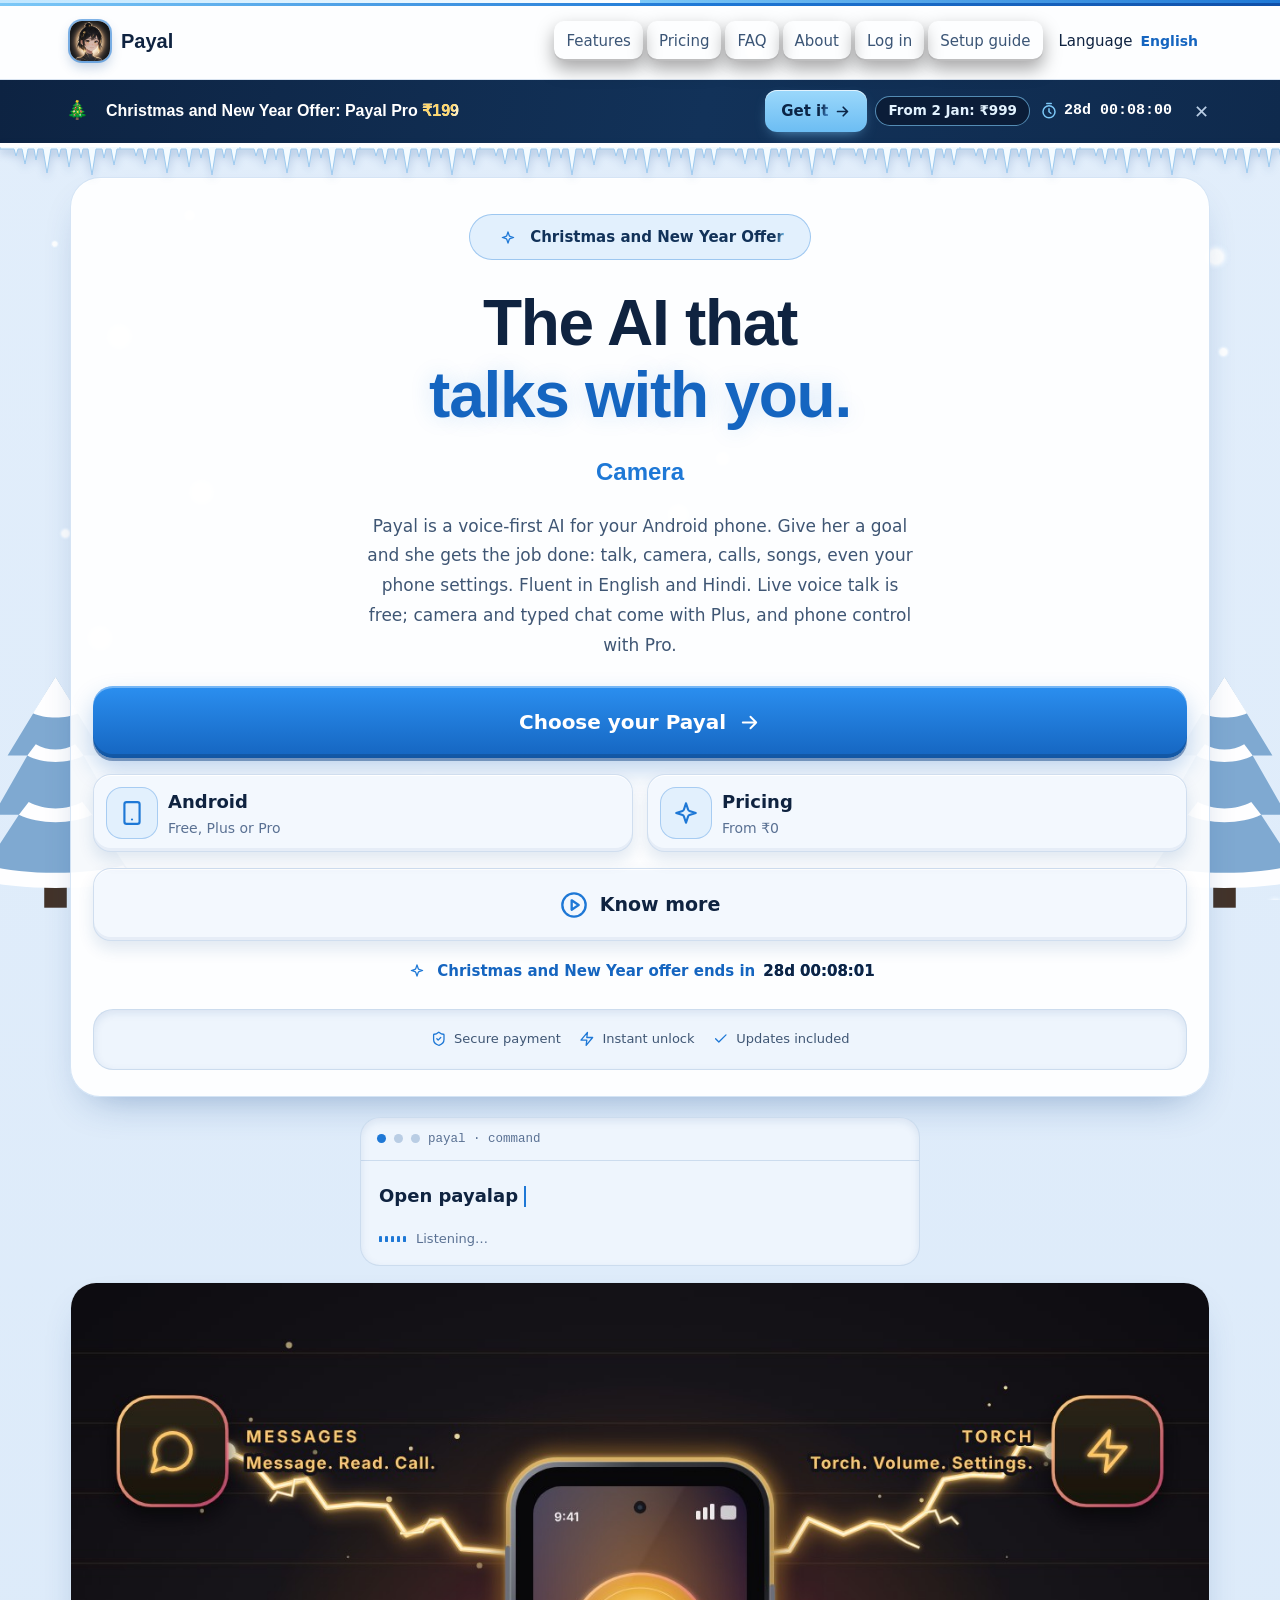
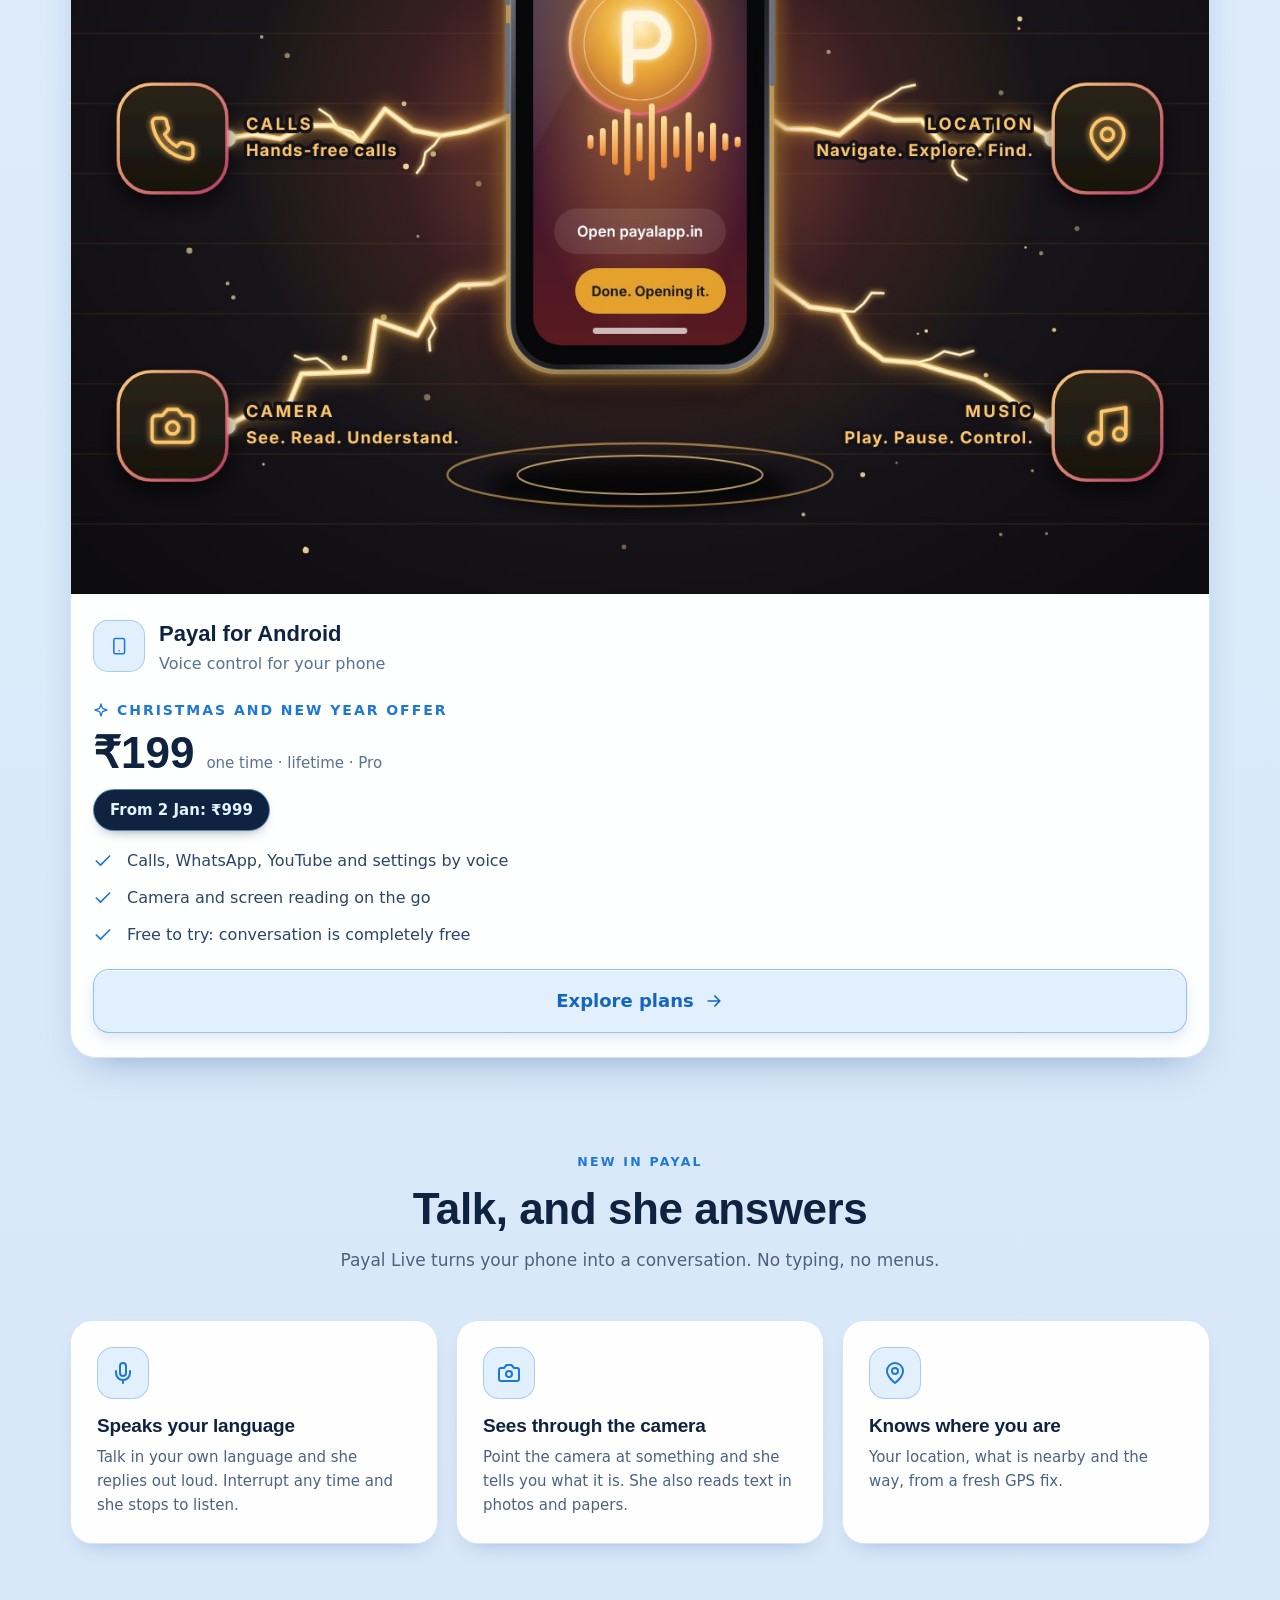
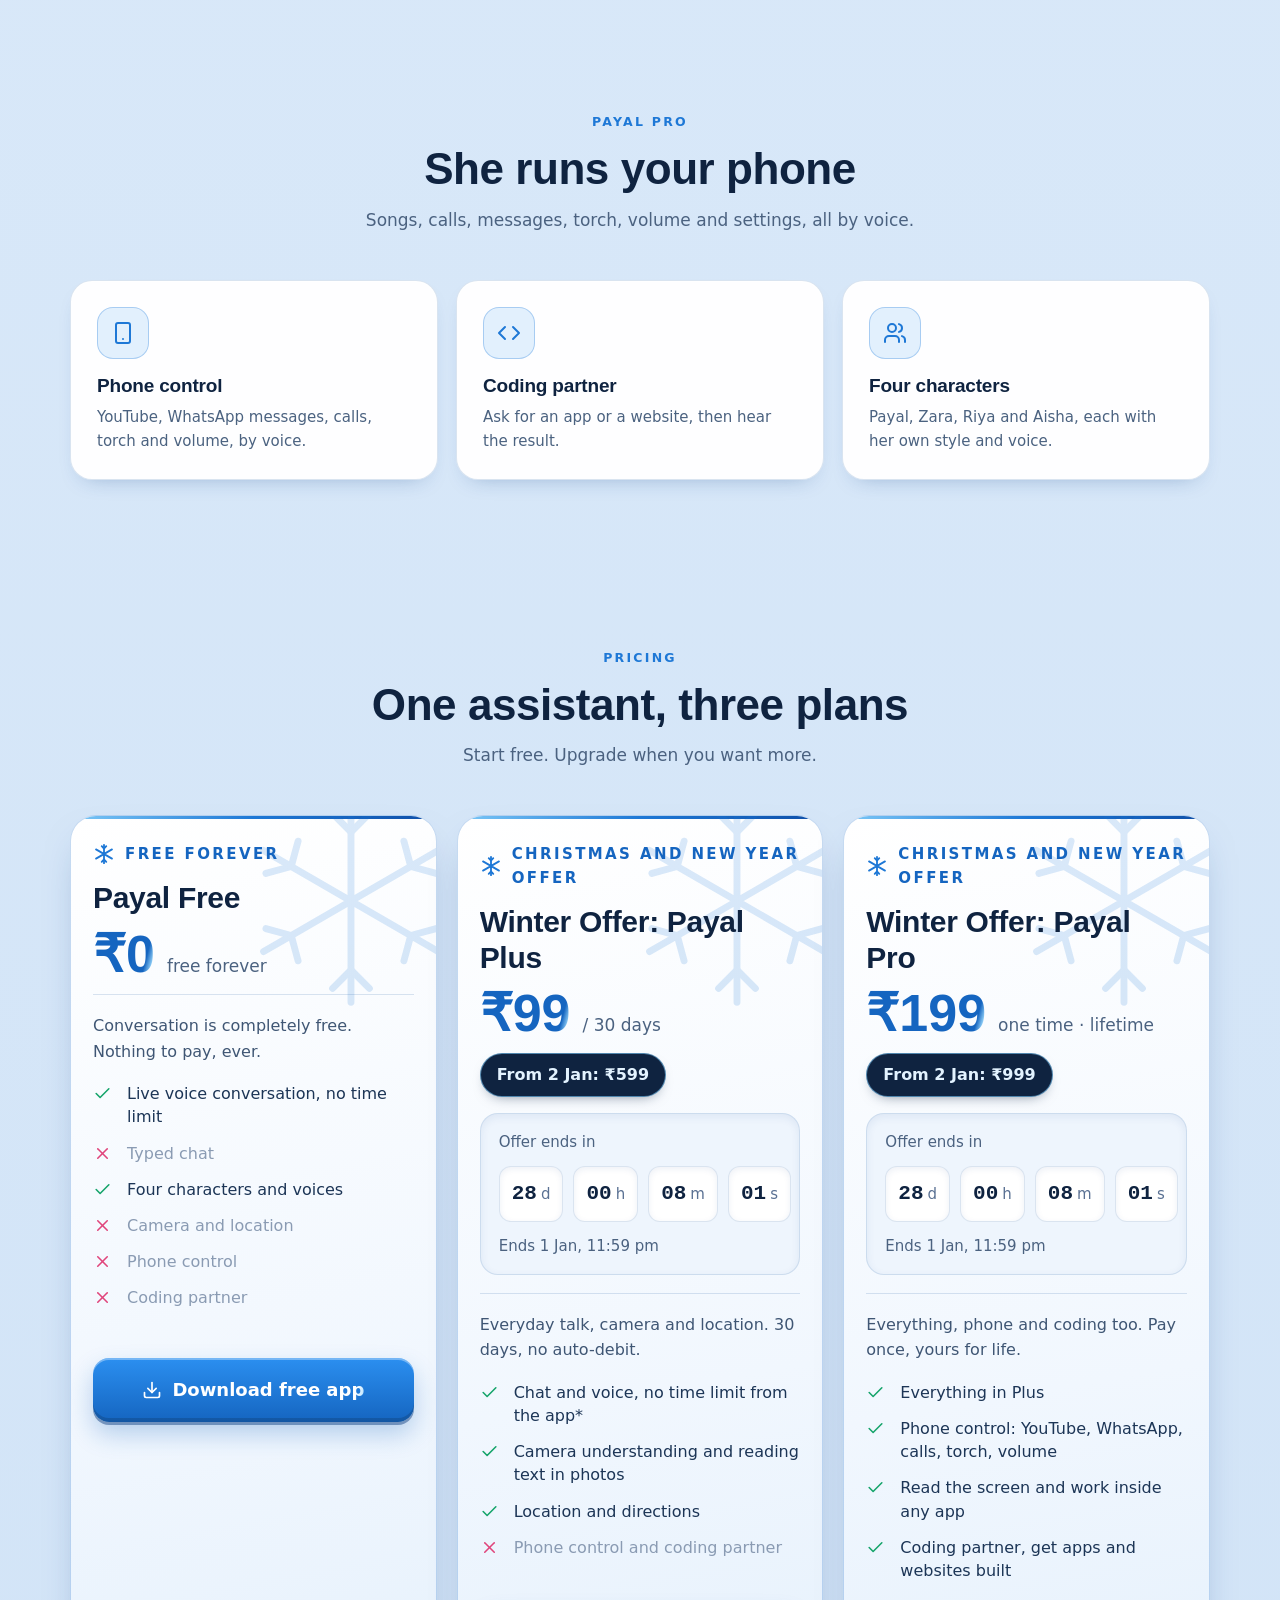
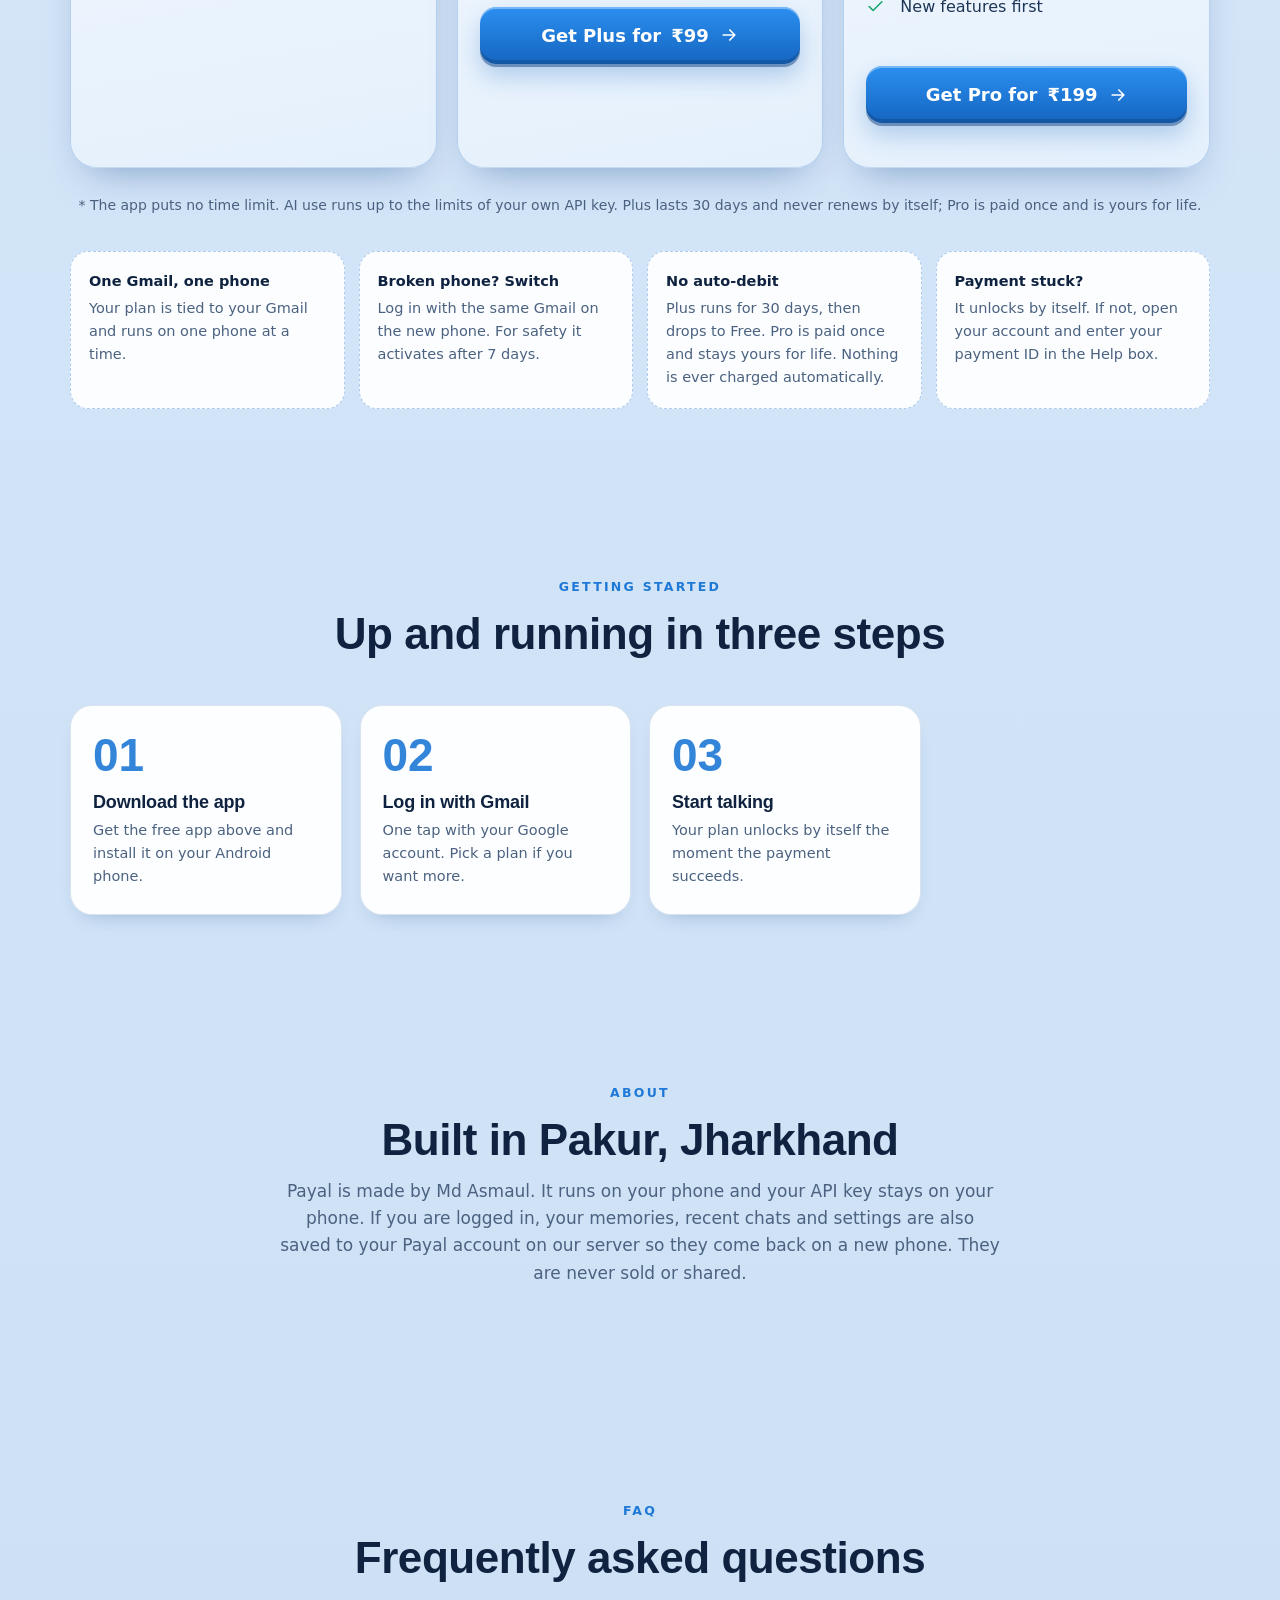
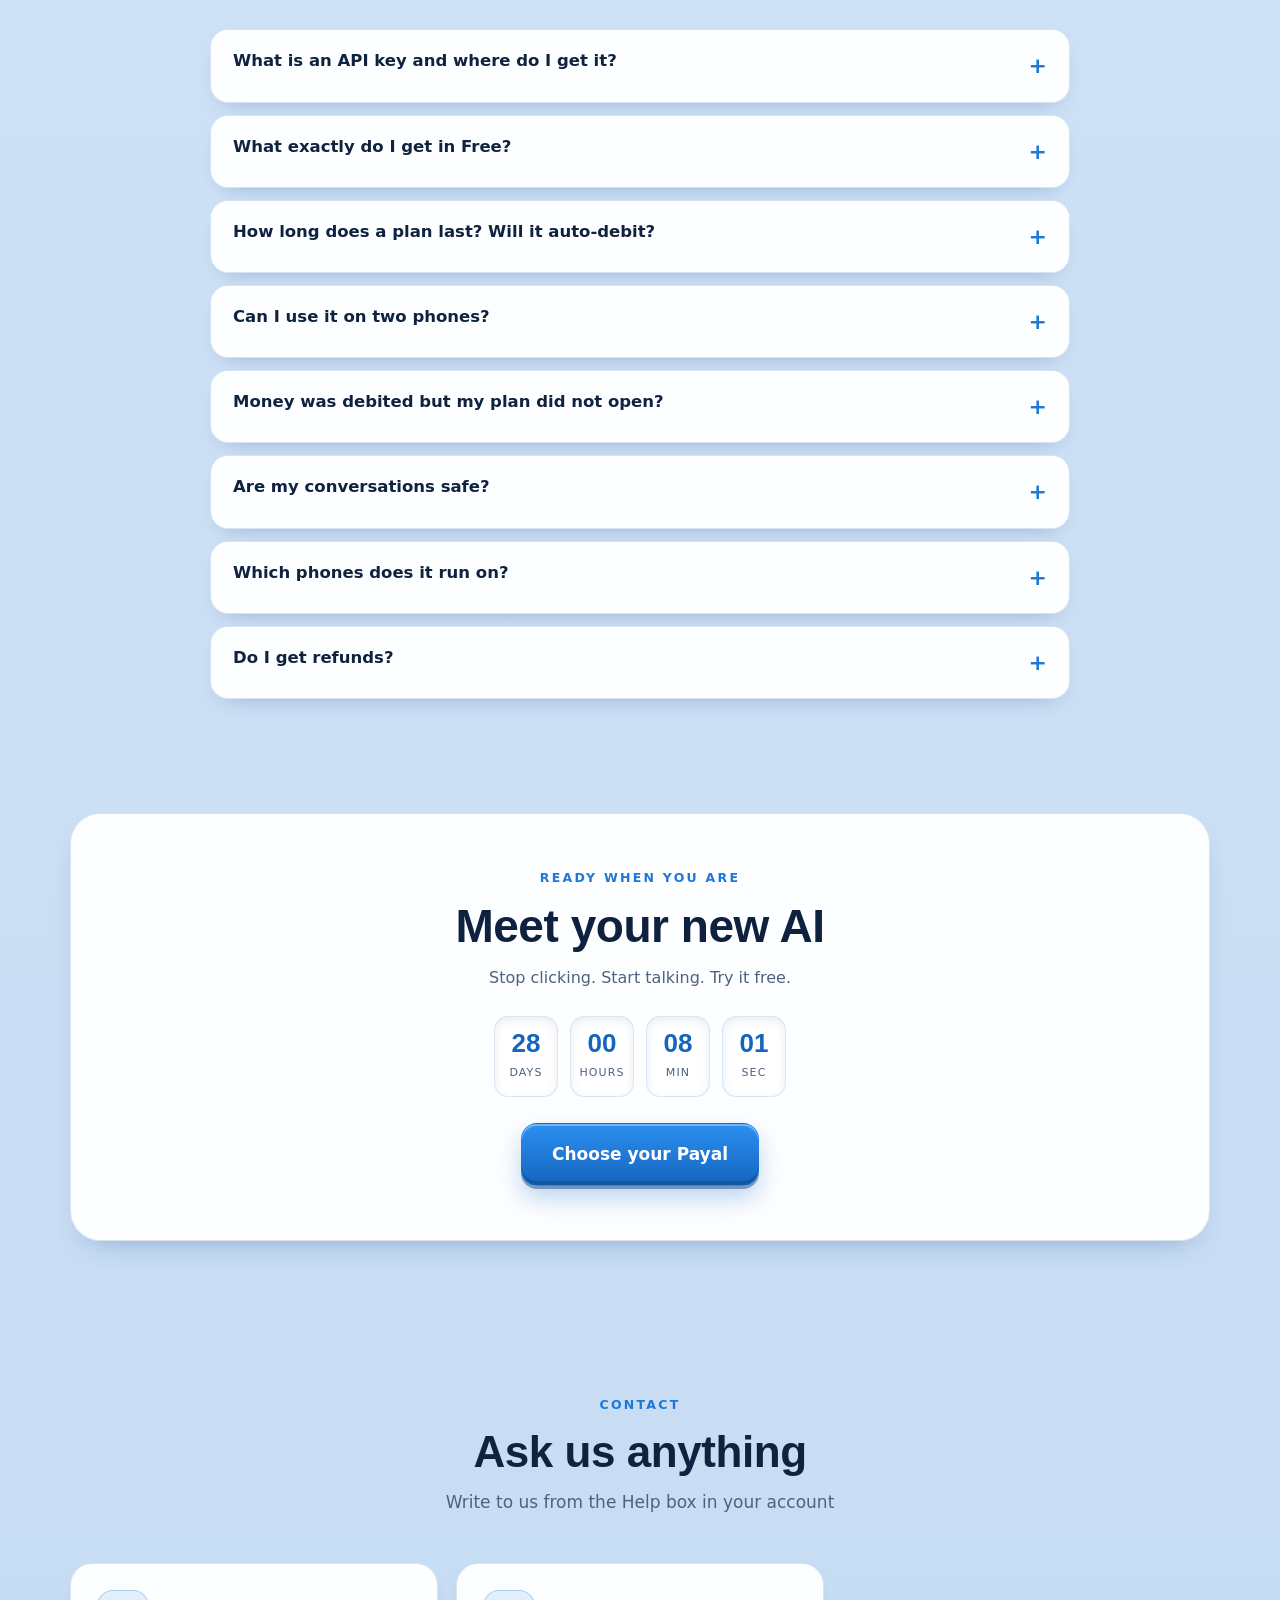
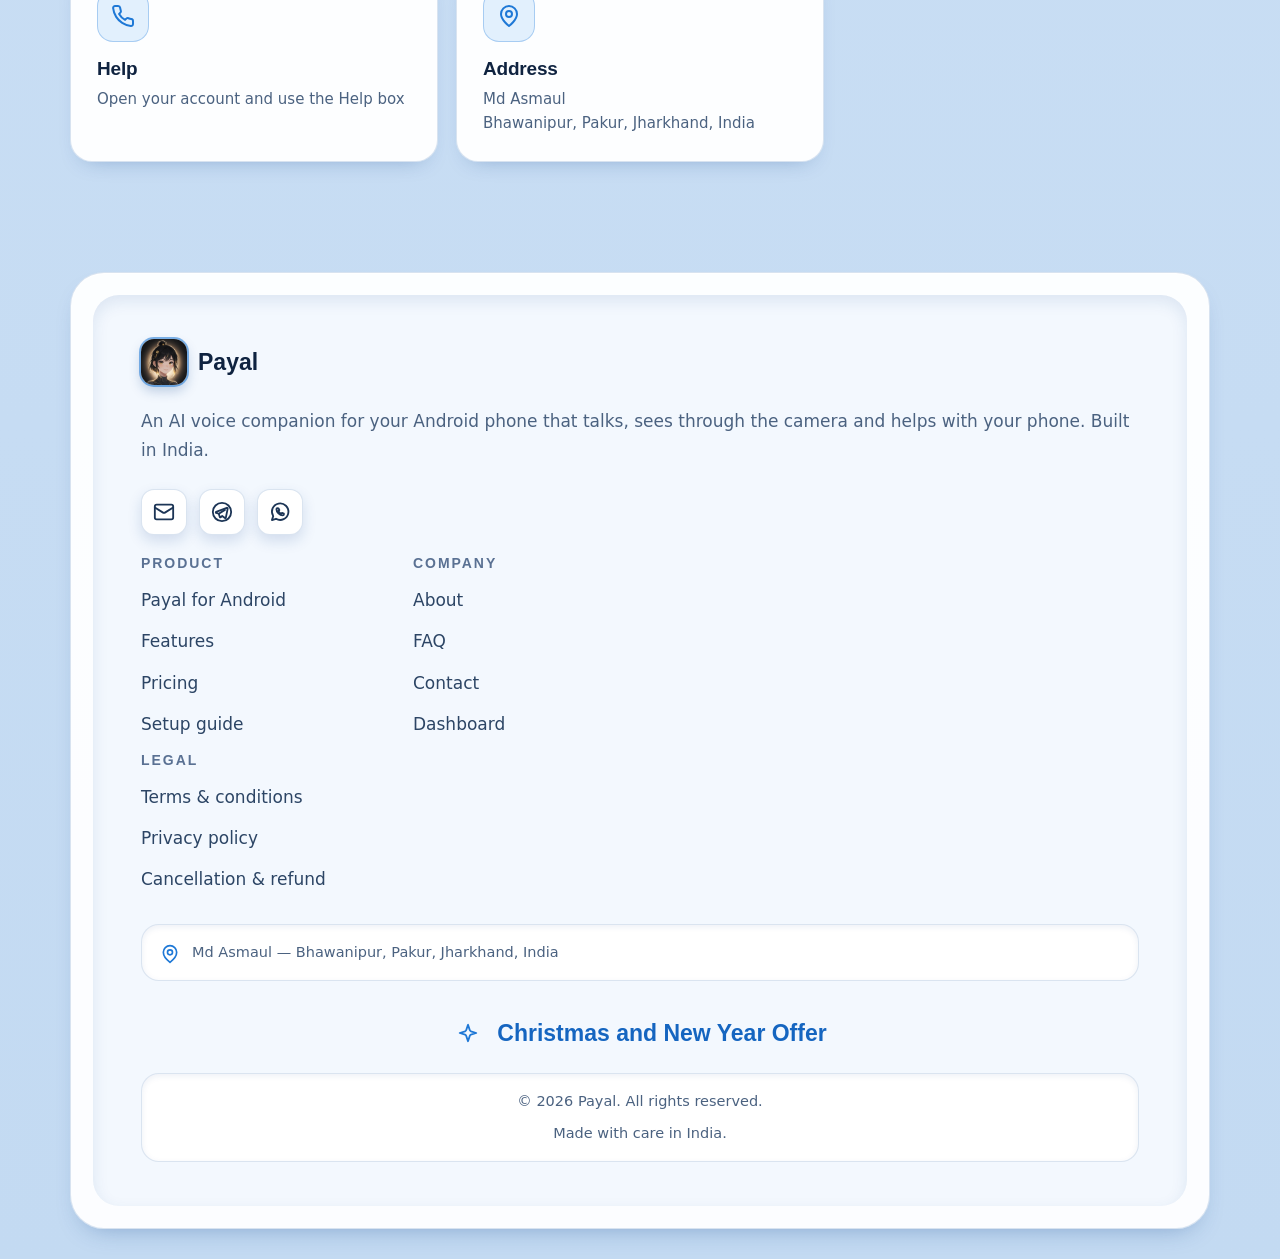
<file: index.html>
<!doctype html>
<html lang="en">
<head>
<meta charset="utf-8">
<meta name="viewport" content="width=device-width,initial-scale=1">
<title>Payal: Your Own AI Companion | Voice, Chat, Camera</title>
<meta name="description" content="Payal is an Android AI companion: talk and chat, camera understanding and phone control. Start free, upgrade to Plus or Pro.">
<meta name="theme-color" content="#0d2342">
<meta http-equiv="Content-Security-Policy" content="default-src 'self'; script-src 'self' https://cdn.jsdelivr.net https://checkout.razorpay.com; style-src 'self' 'unsafe-inline' https://fonts.googleapis.com; font-src https://fonts.gstatic.com; img-src 'self' data: https://*.razorpay.com; connect-src 'self' https://hwfifqyssabwwdjlbqty.supabase.co https://api.razorpay.com https://lumberjack.razorpay.com; frame-src https://api.razorpay.com https://checkout.razorpay.com; base-uri 'none'; object-src 'none'; form-action 'self'">
<meta name="referrer" content="strict-origin-when-cross-origin">
<link rel="icon" href="assets/favicon.png">
<meta property="og:type" content="website">
<meta property="og:title" content="Payal: Your Own AI Companion | Voice, Chat, Camera">
<meta property="og:description" content="Payal is an Android AI companion: talk and chat, camera understanding and phone control. Start free, upgrade to Plus or Pro.">
<meta property="og:image" content="https://payalapp.in/assets/og2.jpg">
<meta property="og:image:width" content="1200">
<meta property="og:image:height" content="630">
<meta name="twitter:image" content="https://payalapp.in/assets/og2.jpg">
<meta name="twitter:card" content="summary_large_image">
<link rel="preconnect" href="https://fonts.googleapis.com">
<link rel="preconnect" href="https://fonts.gstatic.com" crossorigin>
<link href="https://fonts.googleapis.com/css2?family=Inter:wght@400;500;600;700&family=Noto+Sans+Devanagari:wght@400;500;600;700&family=Noto+Sans+Bengali:wght@400;500;600;700&family=Poppins:wght@600;700;800&display=swap" rel="stylesheet">
<link rel="stylesheet" href="assets/style.css?v=86">
<script type="application/ld+json">{"@context":"https://schema.org","@type":"SoftwareApplication","name":"Payal","operatingSystem":"Android","applicationCategory":"LifestyleApplication","offers":[{"@type":"Offer","price":"0","priceCurrency":"INR"},{"@type":"Offer","name":"Payal Plus (30 days)","price":"99","priceCurrency":"INR","priceValidUntil":"2026-11-30"},{"@type":"Offer","name":"Payal Pro (lifetime)","price":"199","priceCurrency":"INR","priceValidUntil":"2026-11-30"}],"author":{"@type":"Person","name":"Md Asmaul"}}</script>
<link rel="stylesheet" href="assets/winter.css?v=84">
</head>
<body>
<svg width="0" height="0" style="position:absolute" aria-hidden="true"><defs>
<symbol id="i-mic" viewBox="0 0 24 24"><path d="M12 2a3 3 0 0 0-3 3v7a3 3 0 0 0 6 0V5a3 3 0 0 0-3-3Z"/><path d="M19 10v2a7 7 0 0 1-14 0v-2"/><line x1="12" x2="12" y1="19" y2="22"/></symbol>
<symbol id="i-chat" viewBox="0 0 24 24"><path d="M7.9 20A9 9 0 1 0 4 16.1L2 22Z"/></symbol>
<symbol id="i-camera" viewBox="0 0 24 24"><path d="M14.5 4h-5L7 7H4a2 2 0 0 0-2 2v9a2 2 0 0 0 2 2h16a2 2 0 0 0 2-2V9a2 2 0 0 0-2-2h-3l-2.5-3z"/><circle cx="12" cy="13" r="3"/></symbol>
<symbol id="i-phone" viewBox="0 0 24 24"><rect width="14" height="20" x="5" y="2" rx="2"/><path d="M12 18h.01"/></symbol>
<symbol id="i-code" viewBox="0 0 24 24"><polyline points="16 18 22 12 16 6"/><polyline points="8 6 2 12 8 18"/></symbol>
<symbol id="i-pin" viewBox="0 0 24 24"><path d="M20 10c0 6-8 12-8 12s-8-6-8-12a8 8 0 0 1 16 0Z"/><circle cx="12" cy="10" r="3"/></symbol>
<symbol id="i-users" viewBox="0 0 24 24"><path d="M16 21v-2a4 4 0 0 0-4-4H6a4 4 0 0 0-4 4v2"/><circle cx="9" cy="7" r="4"/><path d="M22 21v-2a4 4 0 0 0-3-3.87"/><path d="M16 3.13a4 4 0 0 1 0 7.75"/></symbol>
<symbol id="i-shield" viewBox="0 0 24 24"><path d="M20 13c0 5-3.5 7.5-7.66 8.95a1 1 0 0 1-.67-.01C7.5 20.5 4 18 4 13V6a1 1 0 0 1 1-1c2 0 4.5-1.2 6.24-2.72a1.17 1.17 0 0 1 1.52 0C14.51 3.81 17 5 19 5a1 1 0 0 1 1 1z"/><path d="m9 12 2 2 4-4"/></symbol>
<symbol id="i-download" viewBox="0 0 24 24"><path d="M21 15v4a2 2 0 0 1-2 2H5a2 2 0 0 1-2-2v-4"/><polyline points="7 10 12 15 17 10"/><line x1="12" x2="12" y1="15" y2="3"/></symbol>
<symbol id="i-zap" viewBox="0 0 24 24"><path d="M13 2 3 14h9l-1 8 10-12h-9l1-8z"/></symbol>
<symbol id="i-check" viewBox="0 0 24 24"><path d="M20 6 9 17l-5-5"/></symbol>
<symbol id="i-x" viewBox="0 0 24 24"><path d="M18 6 6 18"/><path d="m6 6 12 12"/></symbol>
<symbol id="i-eye" viewBox="0 0 24 24"><path d="M2 12s3-7 10-7 10 7 10 7-3 7-10 7-10-7-10-7Z"/><circle cx="12" cy="12" r="3"/></symbol>
<symbol id="i-call" viewBox="0 0 24 24"><path d="M22 16.92v3a2 2 0 0 1-2.18 2 19.79 19.79 0 0 1-8.63-3.07 19.5 19.5 0 0 1-6-6 19.79 19.79 0 0 1-3.07-8.67A2 2 0 0 1 4.11 2h3a2 2 0 0 1 2 1.72c.127.96.361 1.903.7 2.81a2 2 0 0 1-.45 2.11L8.09 9.91a16 16 0 0 0 6 6l1.27-1.27a2 2 0 0 1 2.11-.45c.907.339 1.85.573 2.81.7A2 2 0 0 1 22 16.92z"/></symbol>
<symbol id="i-lock" viewBox="0 0 24 24"><rect width="18" height="11" x="3" y="11" rx="2"/><path d="M7 11V7a5 5 0 0 1 10 0v4"/></symbol>
<symbol id="i-sun" viewBox="0 0 32 20"><path d="M16 10L16.00 1.40M16.00 5.01L14.51 2.88M16.00 5.01L17.49 2.88M16 10L8.55 5.70M11.68 7.51L9.09 7.73M11.68 7.51L10.58 5.15M16 10L8.55 14.30M11.68 12.49L10.58 14.85M11.68 12.49L9.09 12.27M16 10L16.00 18.60M16.00 14.99L17.49 17.12M16.00 14.99L14.51 17.12M16 10L23.45 14.30M20.32 12.49L22.91 12.27M20.32 12.49L21.42 14.85M16 10L23.45 5.70M20.32 7.51L21.42 5.15M20.32 7.51L22.91 7.73" fill="none" stroke="#7cc8f7" stroke-width="1.6" stroke-linecap="round"/><circle cx="16" cy="10" r="1.4" fill="#e8f6ff"/></symbol><symbol id="i-spark" viewBox="0 0 24 24"><path d="m12 3-1.9 5.8a2 2 0 0 1-1.3 1.3L3 12l5.8 1.9a2 2 0 0 1 1.3 1.3L12 21l1.9-5.8a2 2 0 0 1 1.3-1.3L21 12l-5.8-1.9a2 2 0 0 1-1.3-1.3z"/></symbol>
<symbol id="i-globe" viewBox="0 0 24 24"><circle cx="12" cy="12" r="10"/><path d="M2 12h20"/><path d="M12 2a15.3 15.3 0 0 1 4 10 15.3 15.3 0 0 1-4 10 15.3 15.3 0 0 1-4-10 15.3 15.3 0 0 1 4-10z"/></symbol>
<symbol id="i-menu" viewBox="0 0 24 24"><line x1="4" x2="20" y1="12" y2="12"/><line x1="4" x2="20" y1="6" y2="6"/><line x1="4" x2="20" y1="18" y2="18"/></symbol>
<symbol id="i-image" viewBox="0 0 24 24"><rect width="18" height="18" x="3" y="3" rx="2"/><circle cx="9" cy="9" r="2"/><path d="m21 15-3.1-3.1a2 2 0 0 0-2.8 0L6 21"/></symbol>
<symbol id="i-clock" viewBox="0 0 24 24"><circle cx="12" cy="12" r="10"/><polyline points="12 6 12 12 16 14"/></symbol>
<symbol id="i-play" viewBox="0 0 24 24"><circle cx="12" cy="12" r="10"/><polygon points="10 8 16 12 10 16 10 8"/></symbol><symbol id="i-telegram" viewBox="0 0 24 24"><circle cx="12" cy="12" r="10"/><path d="M17.2 7.4 5.6 11.9c-.5.2-.5.9 0 1l2.9 1 1.1 3.5c.1.4.6.5.9.3l1.7-1.4 3 2.2c.4.3.9.1 1-.4l2-9.8c.1-.6-.5-1.1-1-.9Z"/><path d="m8.5 13.9 6.7-4.2"/></symbol><symbol id="i-whatsapp" viewBox="0 0 24 24"><path d="M3.2 20.8l1.4-4.3A9 9 0 1 1 7.6 19.4Z"/><path d="M9 7.8c-.4 0-.9.5-.9 1.3 0 2.9 3.6 6.6 6.8 6.6.8 0 1.3-.5 1.3-.9v-1l-2-.9-.9 1a5.6 5.6 0 0 1-3-3l1-.9-.9-2Z"/></symbol><symbol id="i-mail" viewBox="0 0 24 24"><rect width="20" height="16" x="2" y="4" rx="2"/><path d="m22 7-8.97 5.7a1.94 1.94 0 0 1-2.06 0L2 7"/></symbol></defs></svg>
<header class="nav"><div class="wrap">
<a class="brand" href="index.html"><span class="logo"><img src="assets/favicon.png" alt="Payal"></span><span class="bt"><b>Payal</b></span></a>
<a class="btn ghost sm" id="swap" href="admin.html" hidden>Admin</a>
<button class="burger" id="burger" aria-label="Menu" aria-expanded="false"><span class="b-open"><svg class="i" aria-hidden="true"><use href="#i-menu"/></svg></span><span class="b-close"><svg class="i" aria-hidden="true"><use href="#i-x"/></svg></span></button>
<nav class="links" id="links">
<div class="mlabel">Product</div>
<a class="l pr" href="index.html#plans"><svg class="i" aria-hidden="true"><use href="#i-phone"/></svg> Payal for Android</a>
<a class="l" href="index.html#features">Features</a>
<a class="l" href="index.html#plans">Pricing</a>
<a class="l" href="index.html#faq">FAQ</a>
<a class="l" href="index.html#about">About</a>
<div class="acct" id="acct" hidden><span class="av" id="acctav">A</span><span class="an" id="acctname"></span></div>
<a class="l" id="m-dash" href="account.html">Log in</a>
<a class="l" href="help.html">Setup guide</a>
<a class="l out" id="m-out" href="#" hidden>Log out</a>
</nav></div></header>
<div class="obar" id="obar" hidden><div class="obar-in">
<div class="obar-r1"><svg class="obar-sun" viewBox="0 0 32 20" aria-hidden="true"><path d="M16 10L16.00 1.40M16.00 5.01L14.51 2.88M16.00 5.01L17.49 2.88M16 10L8.55 5.70M11.68 7.51L9.09 7.73M11.68 7.51L10.58 5.15M16 10L8.55 14.30M11.68 12.49L10.58 14.85M11.68 12.49L9.09 12.27M16 10L16.00 18.60M16.00 14.99L17.49 17.12M16.00 14.99L14.51 17.12M16 10L23.45 14.30M20.32 12.49L22.91 12.27M20.32 12.49L21.42 14.85M16 10L23.45 5.70M20.32 7.51L21.42 5.15M20.32 7.51L22.91 7.73" fill="none" stroke="#bfe6ff" stroke-width="1.6" stroke-linecap="round"/><circle cx="16" cy="10" r="1.4" fill="#ffffff"/></svg><span class="obar-t"><span>Winter Offer</span>: Payal Pro <b class="obar-p" data-p="pro" data-noi18n>&#8377;199</b></span><a class="obar-btn" href="plan.html?plan=pro"><span class="shtxt">Get it</span> <svg viewBox="0 0 24 24" aria-hidden="true"><path d="M5 12h14M13 6l6 6-6 6" fill="none" stroke="currentColor" stroke-width="2.4" stroke-linecap="round" stroke-linejoin="round"/></svg></a><button class="obar-x" type="button" aria-label="Close">&#10005;</button></div>
<div class="obar-r2"><span class="obar-pill" id="obar-after" data-noi18n></span><span class="obar-cd"><svg viewBox="0 0 24 24" aria-hidden="true"><circle cx="12" cy="13" r="8" fill="none" stroke="currentColor" stroke-width="2"/><path d="M12 9v4l2.5 2M9 2h6" fill="none" stroke="currentColor" stroke-width="2" stroke-linecap="round"/></svg><b id="obar-cd" data-noi18n>--</b></span></div>
</div></div>

<main>
<section class="hero2"><div class="wrap"><div class="herocard">
<span class="pill"><svg class="i sun" aria-hidden="true"><use href="#i-sun"/></svg> <span class="shtxt">Winter Offer</span></span>
<h1>The AI that <span class="grad">talks with you.</span></h1>
<div class="rot" id="rot" data-noi18n>Voice</div>
<p class="lead">Payal is a voice-first AI for your Android phone. Give her a goal and she gets the job done: talk, camera, calls, songs, even your phone settings. Fluent in English and Hindi. Live voice talk is free; camera and typed chat come with Plus, and phone control with Pro.</p>
<a class="bigbtn" href="#plans">Choose your Payal <svg class="i" aria-hidden="true" viewBox="0 0 24 24"><path d="M5 12h14M13 6l6 6-6 6" fill="none" stroke="currentColor" stroke-width="2" stroke-linecap="round" stroke-linejoin="round"/></svg></a>
<div class="tiles">
<a class="tile" href="#plans"><span class="tb"><svg class="i" aria-hidden="true"><use href="#i-phone"/></svg></span><span><b>Android</b><small>Free, Plus or Pro</small></span></a>
<a class="tile" href="#plans"><span class="tb"><svg class="i" aria-hidden="true"><use href="#i-spark"/></svg></span><span><b>Pricing</b><small>From ₹0</small></span></a>
</div>
<a class="wide" href="#features"><svg class="i" aria-hidden="true"><use href="#i-play"/></svg> Know more</a>
<div class="launchline" id="launchline" hidden><svg class="i sun" aria-hidden="true"><use href="#i-sun"/></svg> Winter offer ends in <b class="cd" data-cd="hms" data-noi18n>--:--:--</b></div>
<div class="badges"><span><svg class="i" aria-hidden="true"><use href="#i-shield"/></svg> Secure payment</span><span><svg class="i" aria-hidden="true"><use href="#i-zap"/></svg> Instant unlock</span><span><svg class="i" aria-hidden="true"><use href="#i-check"/></svg> Updates included</span></div>
</div></div></section>

<section class="demo"><div class="wrap"><div class="cmd" aria-hidden="true"><div class="bar"><i></i><i></i><i></i> payal &middot; command</div><div class="row1"><span id="cmdtxt" data-noi18n></span><b></b></div><div class="wv"><span><u></u><u></u><u></u><u></u><u></u></span>Listening&hellip;</div></div></div></section>

<section class="prodsec"><div class="wrap"><div class="prod rv">
<img class="prodimg" src="assets/features.jpg" width="1300" height="1040" alt="Payal handles messages, calls, camera, location, music and phone settings by voice">
<div class="prodbody">
<div class="prodhead"><span class="tb"><svg class="i" aria-hidden="true"><use href="#i-phone"/></svg></span><span><b>Payal for Android</b><small>Voice control for your phone</small></span></div>
<div class="offerlabel"><svg class="i" aria-hidden="true"><use href="#i-spark"/></svg> Winter offer</div>
<div class="prodprice"><b data-p="pro">&#8377;199</b><span>one time &middot; lifetime &middot; Pro</span></div>
<div class="after" data-after="pro" data-noi18n style="display:none"></div>
<ul class="checks"><li><svg class="i" aria-hidden="true"><use href="#i-check"/></svg><span>Calls, WhatsApp, YouTube and settings by voice</span></li><li><svg class="i" aria-hidden="true"><use href="#i-check"/></svg><span>Camera and screen reading on the go</span></li><li><svg class="i" aria-hidden="true"><use href="#i-check"/></svg><span>Free to try: conversation is completely free</span></li></ul>
<a class="exbtn" href="#plans">Explore plans <svg class="i" aria-hidden="true" viewBox="0 0 24 24"><path d="M5 12h14M13 6l6 6-6 6" fill="none" stroke="currentColor" stroke-width="2" stroke-linecap="round" stroke-linejoin="round"/></svg></a>
</div></div></div></section>

<section id="features"><div class="wrap">
<div class="sh rv"><div class="eyebrow">New in Payal</div><h2>Talk, and she answers</h2><p>Payal Live turns your phone into a conversation. No typing, no menus.</p></div>
<div class="grid g3">
<div class="card rv"><div class="ic"><svg class="i" aria-hidden="true"><use href="#i-mic"/></svg></div><h3>Speaks your language</h3><p>Talk in your own language and she replies out loud. Interrupt any time and she stops to listen.</p></div><div class="card rv"><div class="ic"><svg class="i" aria-hidden="true"><use href="#i-camera"/></svg></div><h3>Sees through the camera</h3><p>Point the camera at something and she tells you what it is. She also reads text in photos and papers.</p></div><div class="card rv"><div class="ic"><svg class="i" aria-hidden="true"><use href="#i-pin"/></svg></div><h3>Knows where you are</h3><p>Your location, what is nearby and the way, from a fresh GPS fix.</p></div>
</div>
</div></section>

<section><div class="wrap">
<div class="sh rv"><div class="eyebrow">Payal Pro</div><h2>She runs your phone</h2><p>Songs, calls, messages, torch, volume and settings, all by voice.</p></div>
<div class="grid g3">
<div class="card rv"><div class="ic"><svg class="i" aria-hidden="true"><use href="#i-phone"/></svg></div><h3>Phone control</h3><p>YouTube, WhatsApp messages, calls, torch and volume, by voice.</p></div><div class="card rv"><div class="ic"><svg class="i" aria-hidden="true"><use href="#i-code"/></svg></div><h3>Coding partner</h3><p>Ask for an app or a website, then hear the result.</p></div><div class="card rv"><div class="ic"><svg class="i" aria-hidden="true"><use href="#i-users"/></svg></div><h3>Four characters</h3><p>Payal, Zara, Riya and Aisha, each with her own style and voice.</p></div>
</div>
</div></section>

<section id="plans"><div class="wrap">
<div class="sh rv"><div class="eyebrow">Pricing</div><h2>One assistant, three plans</h2><p>Start free. Upgrade when you want more.</p></div>
<div class="grid g3 plans"><div class="plan dw rv" id="plan-free"><div class="pat"></div><div class="offer static">Free forever</div><h3>Payal Free</h3><div class="price"><span class="now" data-noi18n>&#8377;0</span><span class="mrp" data-noi18n></span><span class="per">free forever</span></div><div class="save" data-noi18n style="display:none"></div><p class="psub">Conversation is completely free. Nothing to pay, ever.</p><ul><li class=""><svg class="i" aria-hidden="true"><use href="#i-check"/></svg><span>Live voice conversation, no time limit</span></li><li class="no"><svg class="i" aria-hidden="true"><use href="#i-x"/></svg><span>Typed chat</span></li><li class=""><svg class="i" aria-hidden="true"><use href="#i-check"/></svg><span>Four characters and voices</span></li><li class="no"><svg class="i" aria-hidden="true"><use href="#i-x"/></svg><span>Camera and location</span></li><li class="no"><svg class="i" aria-hidden="true"><use href="#i-x"/></svg><span>Phone control</span></li><li class="no"><svg class="i" aria-hidden="true"><use href="#i-x"/></svg><span>Coding partner</span></li></ul><a class="btn primary cta" data-apk href="#"><svg class="i" aria-hidden="true"><use href="#i-download"/></svg> <span class="shtxt">Download free app</span></a></div><div class="plan dw rv" id="plan-plus"><div class="pat"></div><div class="offer">Winter Offer</div><h3 class="t-offer">Winter Offer: Payal Plus</h3><h3 class="t-reg">Payal Plus</h3><div class="price"><span class="now" data-noi18n>&#8377;99</span><span class="mrp" data-noi18n></span><span class="per">/ 30 days</span></div><div class="save" data-noi18n style="display:none"></div><div class="plan-cd"><small>Offer ends in</small><div class="cdl"><span><b data-cd="d" data-noi18n>00</b>d</span><span><b data-cd="h" data-noi18n>00</b>h</span><span><b data-cd="m" data-noi18n>00</b>m</span><span><b data-cd="s" data-noi18n>00</b>s</span></div><small class="endtxt" data-endtxt data-noi18n></small></div><p class="psub">Everyday talk, camera and location. 30 days, no auto-debit.</p><ul><li class=""><svg class="i" aria-hidden="true"><use href="#i-check"/></svg><span>Chat and voice, no time limit from the app*</span></li><li class=""><svg class="i" aria-hidden="true"><use href="#i-check"/></svg><span>Camera understanding and reading text in photos</span></li><li class=""><svg class="i" aria-hidden="true"><use href="#i-check"/></svg><span>Location and directions</span></li><li class="no"><svg class="i" aria-hidden="true"><use href="#i-x"/></svg><span>Phone control and coding partner</span></li></ul><button class="btn primary cta" type="button" data-buy="plus">Get Plus for <span data-p="plus">&#8377;99</span> <svg class="i" aria-hidden="true" viewBox="0 0 24 24"><path d="M5 12h14M13 6l6 6-6 6" fill="none" stroke="currentColor" stroke-width="2" stroke-linecap="round" stroke-linejoin="round"/></svg></button></div><div class="plan dw rv" id="plan-pro"><div class="pat"></div><div class="offer">Winter Offer</div><h3 class="t-offer">Winter Offer: Payal Pro</h3><h3 class="t-reg">Payal Pro</h3><div class="price"><span class="now" data-noi18n>&#8377;199</span><span class="mrp" data-noi18n></span><span class="per">one time &middot; lifetime</span></div><div class="save" data-noi18n style="display:none"></div><div class="plan-cd"><small>Offer ends in</small><div class="cdl"><span><b data-cd="d" data-noi18n>00</b>d</span><span><b data-cd="h" data-noi18n>00</b>h</span><span><b data-cd="m" data-noi18n>00</b>m</span><span><b data-cd="s" data-noi18n>00</b>s</span></div><small class="endtxt" data-endtxt data-noi18n></small></div><p class="psub">Everything, phone and coding too. Pay once, yours for life.</p><ul><li class=""><svg class="i" aria-hidden="true"><use href="#i-check"/></svg><span>Everything in Plus</span></li><li class=""><svg class="i" aria-hidden="true"><use href="#i-check"/></svg><span>Phone control: YouTube, WhatsApp, calls, torch, volume</span></li><li class=""><svg class="i" aria-hidden="true"><use href="#i-check"/></svg><span>Read the screen and work inside any app</span></li><li class=""><svg class="i" aria-hidden="true"><use href="#i-check"/></svg><span>Coding partner, get apps and websites built</span></li><li class=""><svg class="i" aria-hidden="true"><use href="#i-check"/></svg><span>New features first</span></li></ul><button class="btn primary cta" type="button" data-buy="pro">Get Pro for <span data-p="pro">&#8377;199</span> <svg class="i" aria-hidden="true" viewBox="0 0 24 24"><path d="M5 12h14M13 6l6 6-6 6" fill="none" stroke="currentColor" stroke-width="2" stroke-linecap="round" stroke-linejoin="round"/></svg></button></div></div>
<p class="fine rv">* The app puts no time limit. AI use runs up to the limits of your own API key. Plus lasts 30 days and never renews by itself; Pro is paid once and is yours for life.</p>
<div class="rules"><div class="rule rv"><b>One Gmail, one phone</b>Your plan is tied to your Gmail and runs on one phone at a time.</div><div class="rule rv"><b>Broken phone? Switch</b>Log in with the same Gmail on the new phone. For safety it activates after 7 days.</div><div class="rule rv"><b>No auto-debit</b>Plus runs for 30 days, then drops to Free. Pro is paid once and stays yours for life. Nothing is ever charged automatically.</div><div class="rule rv"><b>Payment stuck?</b>It unlocks by itself. If not, open your account and enter your payment ID in the Help box.</div></div>
</div></section>

<section id="how"><div class="wrap">
<div class="sh rv"><div class="eyebrow">Getting started</div><h2>Up and running in three steps</h2></div>
<div class="steps">
<div class="step rv"><span class="n">01</span><h3>Download the app</h3><p>Get the free app above and install it on your Android phone.</p></div>
<div class="step rv"><span class="n">02</span><h3>Log in with Gmail</h3><p>One tap with your Google account. Pick a plan if you want more.</p></div>
<div class="step rv"><span class="n">03</span><h3>Start talking</h3><p>Your plan unlocks by itself the moment the payment succeeds.</p></div>
</div>
</div></section>

<section id="about"><div class="wrap">
<div class="sh rv"><div class="eyebrow">About</div><h2>Built in Pakur, Jharkhand</h2><p>Payal is made by Md Asmaul. It runs on your phone and your API key stays on your phone. If you are logged in, your memories, recent chats and settings are also saved to your Payal account on our server so they come back on a new phone. They are never sold or shared.</p></div>
</div></section>

<section id="faq"><div class="wrap">
<div class="sh rv"><div class="eyebrow">FAQ</div><h2>Frequently asked questions</h2></div>
<div class="faq"><details class="rv"><summary>What is an API key and where do I get it?</summary><p>Payal has to connect with Google to work, so she needs your own free key from there. You can create one for free at aistudio.google.com with your Google account and paste it once on the Brain page (tap Payal's photo at the top of the app's home screen). Usage and its daily limits belong to that key.</p></details><details class="rv"><summary>What exactly do I get in Free?</summary><p>Live voice conversation is free with no time limit. Typed chat, camera, location, phone control and the coding partner come with Plus and Pro.</p></details><details class="rv"><summary>How long does a plan last? Will it auto-debit?</summary><p>Plus lasts 30 days; then your account becomes Free again and you can buy it again whenever you want. Pro is paid once and lasts for life. Nothing is ever charged automatically.</p></details><details class="rv"><summary>Can I use it on two phones?</summary><p>No. One Gmail runs on one phone at a time. If your phone breaks or you switch, log in with the same Gmail on the new phone. For safety the new phone activates after 7 days.</p></details><details class="rv"><summary>Money was debited but my plan did not open?</summary><p>Wait a little: it unlocks automatically once the payment succeeds, even after a network drop. If not, enter your payment ID or UTR number and it opens right after verification. If it still does not, open your account and write to us in the Help box, and we will fix it ourselves.</p></details><details class="rv"><summary>Are my conversations safe?</summary><p>Your API key stays on your phone. To create the reply, what you say goes through your own key to the AI service. If you are logged in, your memories, recent chats and settings are also saved to your Payal account on our server so they come back on a new phone. They are never sold or shared. Our server also keeps your account details: Gmail, Google name and photo, a device ID, your plan, payments and help messages. The full list is in the Privacy Policy.</p></details><details class="rv"><summary>Which phones does it run on?</summary><p>Android 8 or newer, with internet. Some jobs (phone control) need the Accessibility permission.</p></details><details class="rv"><summary>Do I get refunds?</summary><p>Once a digital plan is active we normally do not refund. But if you were charged twice, or charged without the plan opening and it cannot be resolved, you get a refund. See the Refund Policy.</p></details></div>
</div></section>

<section class="ready"><div class="wrap"><div class="readycard rv">
<div class="eb">Ready when you are</div><h2>Meet your new AI</h2><p>Stop clicking. Start talking. Try it free.</p>
<div class="cdbox" id="cdbox" hidden><div><b data-cd="d" data-noi18n>00</b><small>Days</small></div><div><b data-cd="h" data-noi18n>00</b><small>Hours</small></div><div><b data-cd="m" data-noi18n>00</b><small>Min</small></div><div><b data-cd="s" data-noi18n>00</b><small>Sec</small></div></div>
<div class="cta" style="justify-content:center;margin-bottom:0"><a class="btn primary lg" href="#plans">Choose your Payal</a></div>
</div></div></section>

<section id="contact"><div class="wrap">
<div class="sh rv"><div class="eyebrow">Contact</div><h2>Ask us anything</h2><p>Write to us from the Help box in your account</p></div>
<div class="grid g3">
<div class="card rv"><div class="ic"><svg class="i" aria-hidden="true"><use href="#i-call"/></svg></div><h3>Help</h3><p>Open your account and use the Help box</p></div>
<div class="card rv"><div class="ic"><svg class="i" aria-hidden="true"><use href="#i-pin"/></svg></div><h3>Address</h3><p>Md Asmaul<br>Bhawanipur, Pakur, Jharkhand, India</p></div>
</div>
</div></section>
</main>

<footer><div class="wrap"><div class="footouter"><div class="footin">
<a class="brand fbrand" href="index.html"><span class="logo"><img src="assets/favicon.png" alt="Payal"></span><span class="bt"><b>Payal</b></span></a>
<p class="fdesc">An AI voice companion for your Android phone that talks, sees through the camera and helps with your phone. Built in India.</p>
<div class="soc">
<a data-mail href="contact.html" aria-label="Email"><svg class="i" aria-hidden="true"><use href="#i-mail"/></svg></a>
<a href="https://t.me/payalapp_updates" target="_blank" rel="noopener" aria-label="Telegram: Payal App Updates"><svg class="i" aria-hidden="true"><use href="#i-telegram"/></svg></a>
<a href="https://whatsapp.com/channel/0029Vb8r6Ro65yD2i7689K3W" target="_blank" rel="noopener" aria-label="WhatsApp channel: Payal AI"><svg class="i" aria-hidden="true"><use href="#i-whatsapp"/></svg></a>
</div>
<div class="fcols">
<div><h4>Product</h4><a href="index.html#plans">Payal for Android</a><a href="index.html#features">Features</a><a href="index.html#plans">Pricing</a><a href="help.html">Setup guide</a></div>
<div><h4>Company</h4><a href="index.html#about">About</a><a href="index.html#faq">FAQ</a><a href="contact.html">Contact</a><a href="account.html">Dashboard</a></div>
</div>
<div class="flegal"><h4>Legal</h4><a href="terms.html">Terms &amp; conditions</a><a href="privacy.html">Privacy policy</a><a href="refund.html">Cancellation &amp; refund</a></div>
<div class="addrcard"><svg class="i" aria-hidden="true"><use href="#i-pin"/></svg><div class="at">Md Asmaul &mdash; Bhawanipur, Pakur, Jharkhand, India</div></div>
<div class="festive"><svg class="i sun" aria-hidden="true"><use href="#i-sun"/></svg> Winter Offer</div>
<div class="copycard"><span>&copy; <span data-year></span> Payal. All rights reserved.</span><span>Made with care in India.</span></div>
</div></div></div></footer>
<script src="assets/config.js?v=88"></script>
<script src="assets/login.js?v=84"></script>
<script src="assets/i18n-data.js?v=86"></script>
<script src="assets/i18n.js?v=84"></script>
<script src="assets/app.js?v=86"></script>
<script src="assets/orb.js?v=84"></script>
<script src="assets/home.js?v=84"></script>
<script src="assets/snow.js?v=86"></script>
</body></html>
</file>
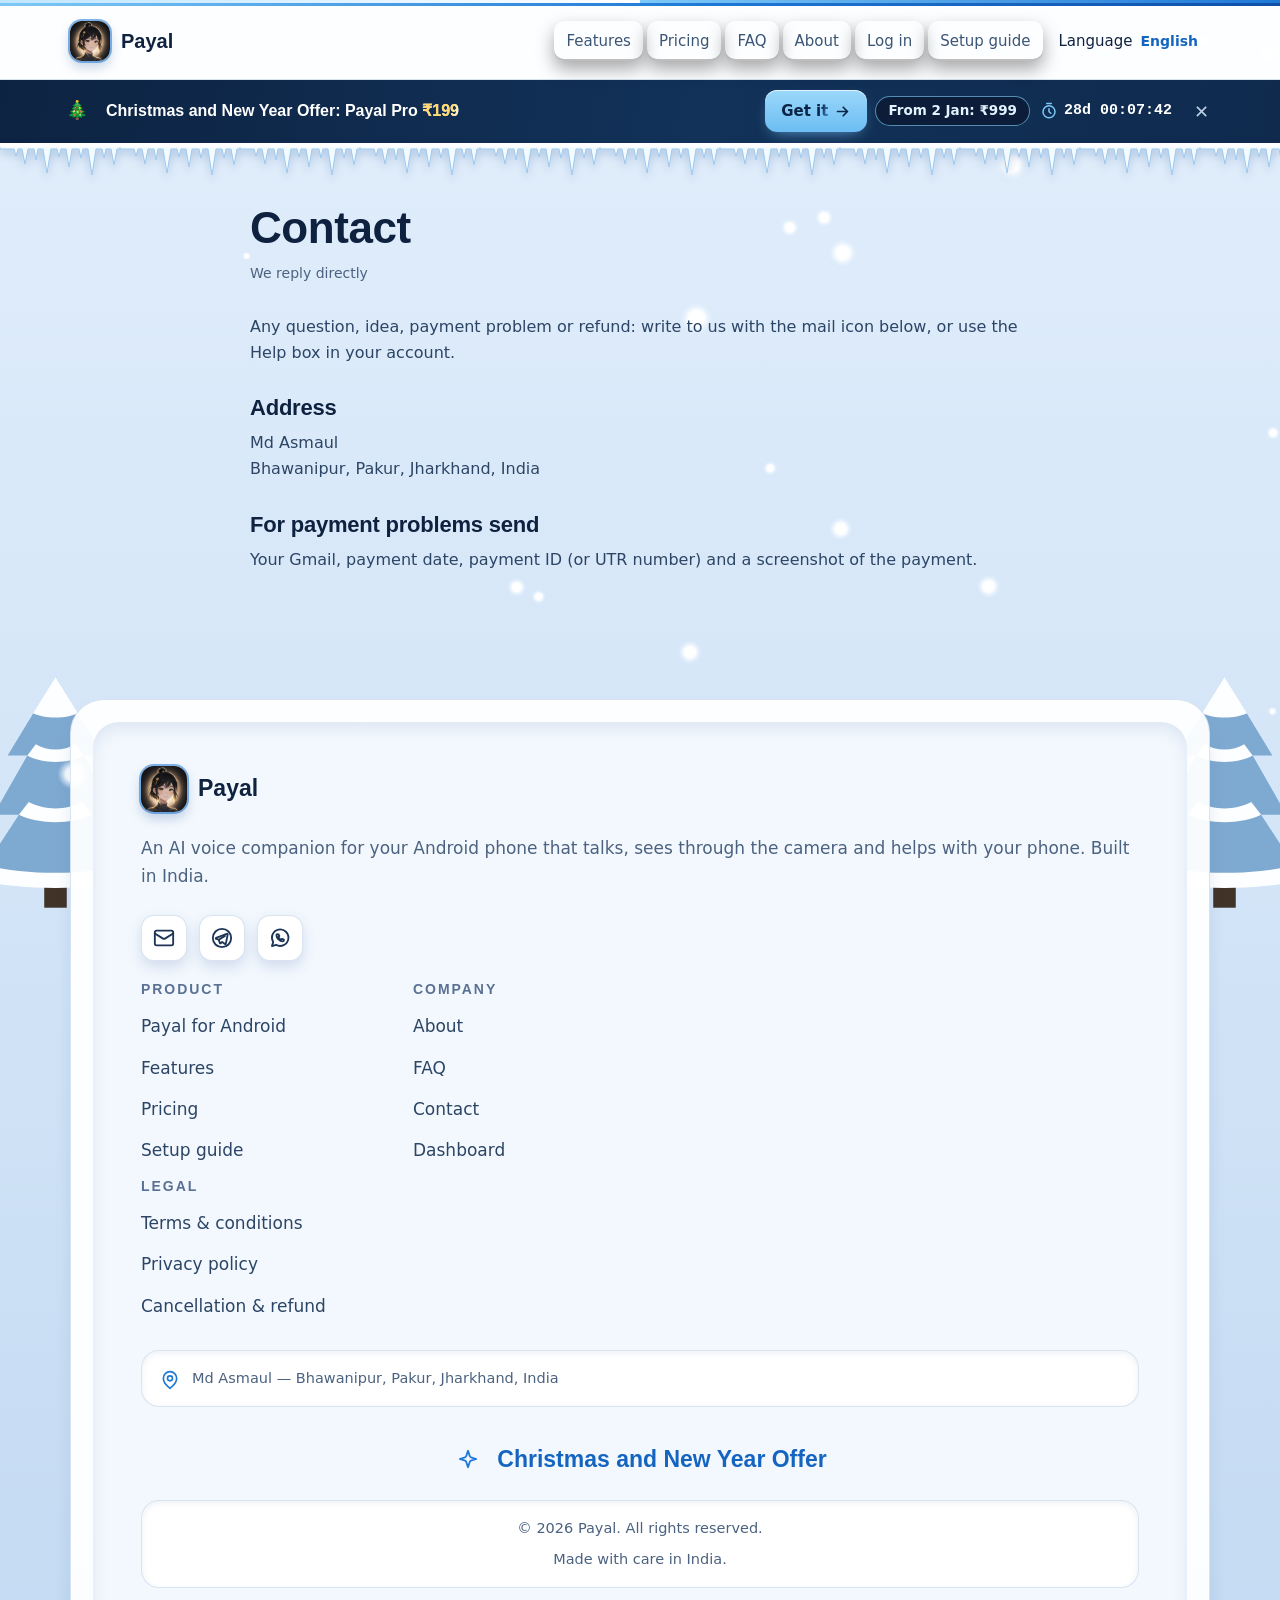
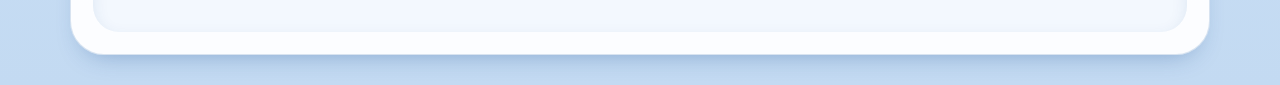
<file: contact.html>
<!doctype html>
<html lang="en">
<head>
<meta charset="utf-8">
<meta name="viewport" content="width=device-width,initial-scale=1">
<title>Contact | Payal</title>
<meta name="description" content="Contact Payal">
<meta name="theme-color" content="#0d2342">
<meta http-equiv="Content-Security-Policy" content="default-src 'self'; script-src 'self' https://cdn.jsdelivr.net https://checkout.razorpay.com; style-src 'self' 'unsafe-inline' https://fonts.googleapis.com; font-src https://fonts.gstatic.com; img-src 'self' data: https://*.razorpay.com; connect-src 'self' https://hwfifqyssabwwdjlbqty.supabase.co https://api.razorpay.com https://lumberjack.razorpay.com; frame-src https://api.razorpay.com https://checkout.razorpay.com; base-uri 'none'; object-src 'none'; form-action 'self'">
<meta name="referrer" content="strict-origin-when-cross-origin">
<link rel="icon" href="assets/favicon.png">
<meta property="og:type" content="website">
<meta property="og:title" content="Contact | Payal">
<meta property="og:description" content="Contact Payal">
<meta property="og:image" content="https://payalapp.in/assets/og.jpg">
<meta name="twitter:card" content="summary_large_image">
<link rel="preconnect" href="https://fonts.googleapis.com">
<link rel="preconnect" href="https://fonts.gstatic.com" crossorigin>
<link href="https://fonts.googleapis.com/css2?family=Inter:wght@400;500;600;700&family=Noto+Sans+Devanagari:wght@400;500;600;700&family=Noto+Sans+Bengali:wght@400;500;600;700&family=Poppins:wght@600;700;800&display=swap" rel="stylesheet">
<link rel="stylesheet" href="assets/style.css?v=86">
<link rel="stylesheet" href="assets/winter.css?v=84">
</head>
<body>
<svg width="0" height="0" style="position:absolute" aria-hidden="true"><defs>
<symbol id="i-mic" viewBox="0 0 24 24"><path d="M12 2a3 3 0 0 0-3 3v7a3 3 0 0 0 6 0V5a3 3 0 0 0-3-3Z"/><path d="M19 10v2a7 7 0 0 1-14 0v-2"/><line x1="12" x2="12" y1="19" y2="22"/></symbol>
<symbol id="i-chat" viewBox="0 0 24 24"><path d="M7.9 20A9 9 0 1 0 4 16.1L2 22Z"/></symbol>
<symbol id="i-camera" viewBox="0 0 24 24"><path d="M14.5 4h-5L7 7H4a2 2 0 0 0-2 2v9a2 2 0 0 0 2 2h16a2 2 0 0 0 2-2V9a2 2 0 0 0-2-2h-3l-2.5-3z"/><circle cx="12" cy="13" r="3"/></symbol>
<symbol id="i-phone" viewBox="0 0 24 24"><rect width="14" height="20" x="5" y="2" rx="2"/><path d="M12 18h.01"/></symbol>
<symbol id="i-code" viewBox="0 0 24 24"><polyline points="16 18 22 12 16 6"/><polyline points="8 6 2 12 8 18"/></symbol>
<symbol id="i-pin" viewBox="0 0 24 24"><path d="M20 10c0 6-8 12-8 12s-8-6-8-12a8 8 0 0 1 16 0Z"/><circle cx="12" cy="10" r="3"/></symbol>
<symbol id="i-users" viewBox="0 0 24 24"><path d="M16 21v-2a4 4 0 0 0-4-4H6a4 4 0 0 0-4 4v2"/><circle cx="9" cy="7" r="4"/><path d="M22 21v-2a4 4 0 0 0-3-3.87"/><path d="M16 3.13a4 4 0 0 1 0 7.75"/></symbol>
<symbol id="i-shield" viewBox="0 0 24 24"><path d="M20 13c0 5-3.5 7.5-7.66 8.95a1 1 0 0 1-.67-.01C7.5 20.5 4 18 4 13V6a1 1 0 0 1 1-1c2 0 4.5-1.2 6.24-2.72a1.17 1.17 0 0 1 1.52 0C14.51 3.81 17 5 19 5a1 1 0 0 1 1 1z"/><path d="m9 12 2 2 4-4"/></symbol>
<symbol id="i-download" viewBox="0 0 24 24"><path d="M21 15v4a2 2 0 0 1-2 2H5a2 2 0 0 1-2-2v-4"/><polyline points="7 10 12 15 17 10"/><line x1="12" x2="12" y1="15" y2="3"/></symbol>
<symbol id="i-zap" viewBox="0 0 24 24"><path d="M13 2 3 14h9l-1 8 10-12h-9l1-8z"/></symbol>
<symbol id="i-check" viewBox="0 0 24 24"><path d="M20 6 9 17l-5-5"/></symbol>
<symbol id="i-x" viewBox="0 0 24 24"><path d="M18 6 6 18"/><path d="m6 6 12 12"/></symbol>
<symbol id="i-eye" viewBox="0 0 24 24"><path d="M2 12s3-7 10-7 10 7 10 7-3 7-10 7-10-7-10-7Z"/><circle cx="12" cy="12" r="3"/></symbol>
<symbol id="i-call" viewBox="0 0 24 24"><path d="M22 16.92v3a2 2 0 0 1-2.18 2 19.79 19.79 0 0 1-8.63-3.07 19.5 19.5 0 0 1-6-6 19.79 19.79 0 0 1-3.07-8.67A2 2 0 0 1 4.11 2h3a2 2 0 0 1 2 1.72c.127.96.361 1.903.7 2.81a2 2 0 0 1-.45 2.11L8.09 9.91a16 16 0 0 0 6 6l1.27-1.27a2 2 0 0 1 2.11-.45c.907.339 1.85.573 2.81.7A2 2 0 0 1 22 16.92z"/></symbol>
<symbol id="i-lock" viewBox="0 0 24 24"><rect width="18" height="11" x="3" y="11" rx="2"/><path d="M7 11V7a5 5 0 0 1 10 0v4"/></symbol>
<symbol id="i-sun" viewBox="0 0 32 20"><path d="M16 10L16.00 1.40M16.00 5.01L14.51 2.88M16.00 5.01L17.49 2.88M16 10L8.55 5.70M11.68 7.51L9.09 7.73M11.68 7.51L10.58 5.15M16 10L8.55 14.30M11.68 12.49L10.58 14.85M11.68 12.49L9.09 12.27M16 10L16.00 18.60M16.00 14.99L17.49 17.12M16.00 14.99L14.51 17.12M16 10L23.45 14.30M20.32 12.49L22.91 12.27M20.32 12.49L21.42 14.85M16 10L23.45 5.70M20.32 7.51L21.42 5.15M20.32 7.51L22.91 7.73" fill="none" stroke="#7cc8f7" stroke-width="1.6" stroke-linecap="round"/><circle cx="16" cy="10" r="1.4" fill="#e8f6ff"/></symbol><symbol id="i-spark" viewBox="0 0 24 24"><path d="m12 3-1.9 5.8a2 2 0 0 1-1.3 1.3L3 12l5.8 1.9a2 2 0 0 1 1.3 1.3L12 21l1.9-5.8a2 2 0 0 1 1.3-1.3L21 12l-5.8-1.9a2 2 0 0 1-1.3-1.3z"/></symbol>
<symbol id="i-globe" viewBox="0 0 24 24"><circle cx="12" cy="12" r="10"/><path d="M2 12h20"/><path d="M12 2a15.3 15.3 0 0 1 4 10 15.3 15.3 0 0 1-4 10 15.3 15.3 0 0 1-4-10 15.3 15.3 0 0 1 4-10z"/></symbol>
<symbol id="i-menu" viewBox="0 0 24 24"><line x1="4" x2="20" y1="12" y2="12"/><line x1="4" x2="20" y1="6" y2="6"/><line x1="4" x2="20" y1="18" y2="18"/></symbol>
<symbol id="i-image" viewBox="0 0 24 24"><rect width="18" height="18" x="3" y="3" rx="2"/><circle cx="9" cy="9" r="2"/><path d="m21 15-3.1-3.1a2 2 0 0 0-2.8 0L6 21"/></symbol>
<symbol id="i-clock" viewBox="0 0 24 24"><circle cx="12" cy="12" r="10"/><polyline points="12 6 12 12 16 14"/></symbol>
<symbol id="i-telegram" viewBox="0 0 24 24"><circle cx="12" cy="12" r="10"/><path d="M17.2 7.4 5.6 11.9c-.5.2-.5.9 0 1l2.9 1 1.1 3.5c.1.4.6.5.9.3l1.7-1.4 3 2.2c.4.3.9.1 1-.4l2-9.8c.1-.6-.5-1.1-1-.9Z"/><path d="m8.5 13.9 6.7-4.2"/></symbol><symbol id="i-whatsapp" viewBox="0 0 24 24"><path d="M3.2 20.8l1.4-4.3A9 9 0 1 1 7.6 19.4Z"/><path d="M9 7.8c-.4 0-.9.5-.9 1.3 0 2.9 3.6 6.6 6.8 6.6.8 0 1.3-.5 1.3-.9v-1l-2-.9-.9 1a5.6 5.6 0 0 1-3-3l1-.9-.9-2Z"/></symbol><symbol id="i-mail" viewBox="0 0 24 24"><rect width="20" height="16" x="2" y="4" rx="2"/><path d="m22 7-8.97 5.7a1.94 1.94 0 0 1-2.06 0L2 7"/></symbol></defs></svg>
<header class="nav"><div class="wrap">
<a class="brand" href="index.html"><span class="logo"><img src="assets/favicon.png" alt="Payal"></span><span class="bt"><b>Payal</b></span></a>
<a class="btn ghost sm" id="swap" href="admin.html" hidden>Admin</a>
<button class="burger" id="burger" aria-label="Menu" aria-expanded="false"><span class="b-open"><svg class="i" aria-hidden="true"><use href="#i-menu"/></svg></span><span class="b-close"><svg class="i" aria-hidden="true"><use href="#i-x"/></svg></span></button>
<nav class="links" id="links">
<div class="mlabel">Product</div>
<a class="l pr" href="index.html#plans"><svg class="i" aria-hidden="true"><use href="#i-phone"/></svg> Payal for Android</a>
<a class="l" href="index.html#features">Features</a>
<a class="l" href="index.html#plans">Pricing</a>
<a class="l" href="index.html#faq">FAQ</a>
<a class="l" href="index.html#about">About</a>
<div class="acct" id="acct" hidden><span class="av" id="acctav">A</span><span class="an" id="acctname"></span></div>
<a class="l" id="m-dash" href="account.html">Log in</a>
<a class="l" href="help.html">Setup guide</a>
<a class="l out" id="m-out" href="#" hidden>Log out</a>
</nav></div></header>
<div class="obar" id="obar" hidden><div class="obar-in">
<div class="obar-r1"><svg class="obar-sun" viewBox="0 0 32 20" aria-hidden="true"><path d="M16 10L16.00 1.40M16.00 5.01L14.51 2.88M16.00 5.01L17.49 2.88M16 10L8.55 5.70M11.68 7.51L9.09 7.73M11.68 7.51L10.58 5.15M16 10L8.55 14.30M11.68 12.49L10.58 14.85M11.68 12.49L9.09 12.27M16 10L16.00 18.60M16.00 14.99L17.49 17.12M16.00 14.99L14.51 17.12M16 10L23.45 14.30M20.32 12.49L22.91 12.27M20.32 12.49L21.42 14.85M16 10L23.45 5.70M20.32 7.51L21.42 5.15M20.32 7.51L22.91 7.73" fill="none" stroke="#bfe6ff" stroke-width="1.6" stroke-linecap="round"/><circle cx="16" cy="10" r="1.4" fill="#ffffff"/></svg><span class="obar-t"><span>Winter Offer</span>: Payal Pro <b class="obar-p" data-p="pro" data-noi18n>&#8377;199</b></span><a class="obar-btn" href="plan.html?plan=pro"><span class="shtxt">Get it</span> <svg viewBox="0 0 24 24" aria-hidden="true"><path d="M5 12h14M13 6l6 6-6 6" fill="none" stroke="currentColor" stroke-width="2.4" stroke-linecap="round" stroke-linejoin="round"/></svg></a><button class="obar-x" type="button" aria-label="Close">&#10005;</button></div>
<div class="obar-r2"><span class="obar-pill" id="obar-after" data-noi18n></span><span class="obar-cd"><svg viewBox="0 0 24 24" aria-hidden="true"><circle cx="12" cy="13" r="8" fill="none" stroke="currentColor" stroke-width="2"/><path d="M12 9v4l2.5 2M9 2h6" fill="none" stroke="currentColor" stroke-width="2" stroke-linecap="round"/></svg><b id="obar-cd" data-noi18n>--</b></span></div>
</div></div>
<main class="doc"><h1>Contact</h1><div class="upd">We reply directly</div>
<p>Any question, idea, payment problem or refund: write to us with the mail icon below, or use the Help box in your account.</p>
<p style="margin:18px 0"></p>
<h2>Address</h2><p>Md Asmaul<br>Bhawanipur, Pakur, Jharkhand, India</p>
<h2>For payment problems send</h2><p>Your Gmail, payment date, payment ID (or UTR number) and a screenshot of the payment.</p></main><footer><div class="wrap"><div class="footouter"><div class="footin">
<a class="brand fbrand" href="index.html"><span class="logo"><img src="assets/favicon.png" alt="Payal"></span><span class="bt"><b>Payal</b></span></a>
<p class="fdesc">An AI voice companion for your Android phone that talks, sees through the camera and helps with your phone. Built in India.</p>
<div class="soc">
<a data-mail href="contact.html" aria-label="Email"><svg class="i" aria-hidden="true"><use href="#i-mail"/></svg></a>
<a href="https://t.me/payalapp_updates" target="_blank" rel="noopener" aria-label="Telegram: Payal App Updates"><svg class="i" aria-hidden="true"><use href="#i-telegram"/></svg></a>
<a href="https://whatsapp.com/channel/0029Vb8r6Ro65yD2i7689K3W" target="_blank" rel="noopener" aria-label="WhatsApp channel: Payal AI"><svg class="i" aria-hidden="true"><use href="#i-whatsapp"/></svg></a>
</div>
<div class="fcols">
<div><h4>Product</h4><a href="index.html#plans">Payal for Android</a><a href="index.html#features">Features</a><a href="index.html#plans">Pricing</a><a href="help.html">Setup guide</a></div>
<div><h4>Company</h4><a href="index.html#about">About</a><a href="index.html#faq">FAQ</a><a href="contact.html">Contact</a><a href="account.html">Dashboard</a></div>
</div>
<div class="flegal"><h4>Legal</h4><a href="terms.html">Terms &amp; conditions</a><a href="privacy.html">Privacy policy</a><a href="refund.html">Cancellation &amp; refund</a></div>
<div class="addrcard"><svg class="i" aria-hidden="true"><use href="#i-pin"/></svg><div class="at">Md Asmaul &mdash; Bhawanipur, Pakur, Jharkhand, India</div></div>
<div class="festive"><svg class="i sun" aria-hidden="true"><use href="#i-sun"/></svg> Winter Offer</div>
<div class="copycard"><span>&copy; <span data-year></span> Payal. All rights reserved.</span><span>Made with care in India.</span></div>
</div></div></div></footer>
<script src="assets/config.js?v=88"></script>
<script src="assets/login.js?v=84"></script>
<script src="assets/i18n-data.js?v=86"></script>
<script src="assets/i18n.js?v=84"></script>
<script src="assets/app.js?v=86"></script>
<script src="assets/home.js?v=84"></script>
<script src="assets/snow.js?v=86"></script>
</body></html>
</file>
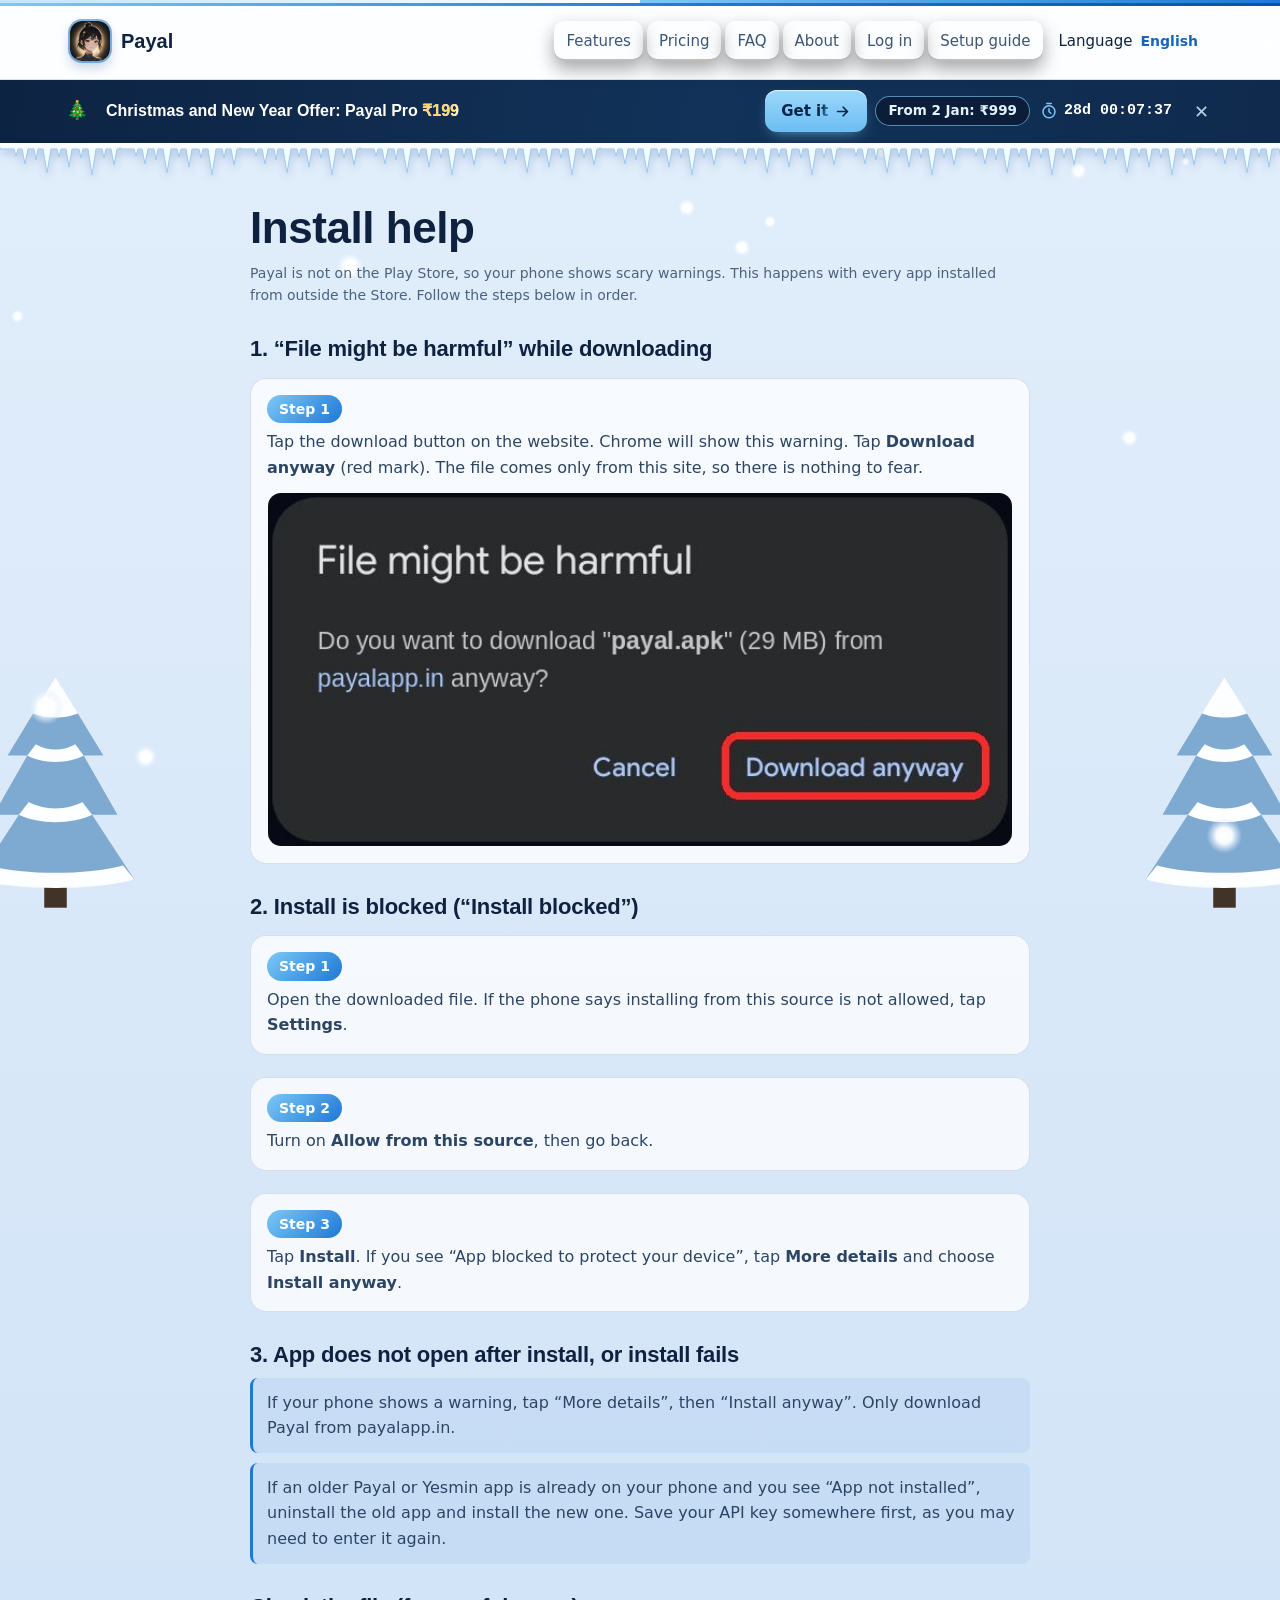
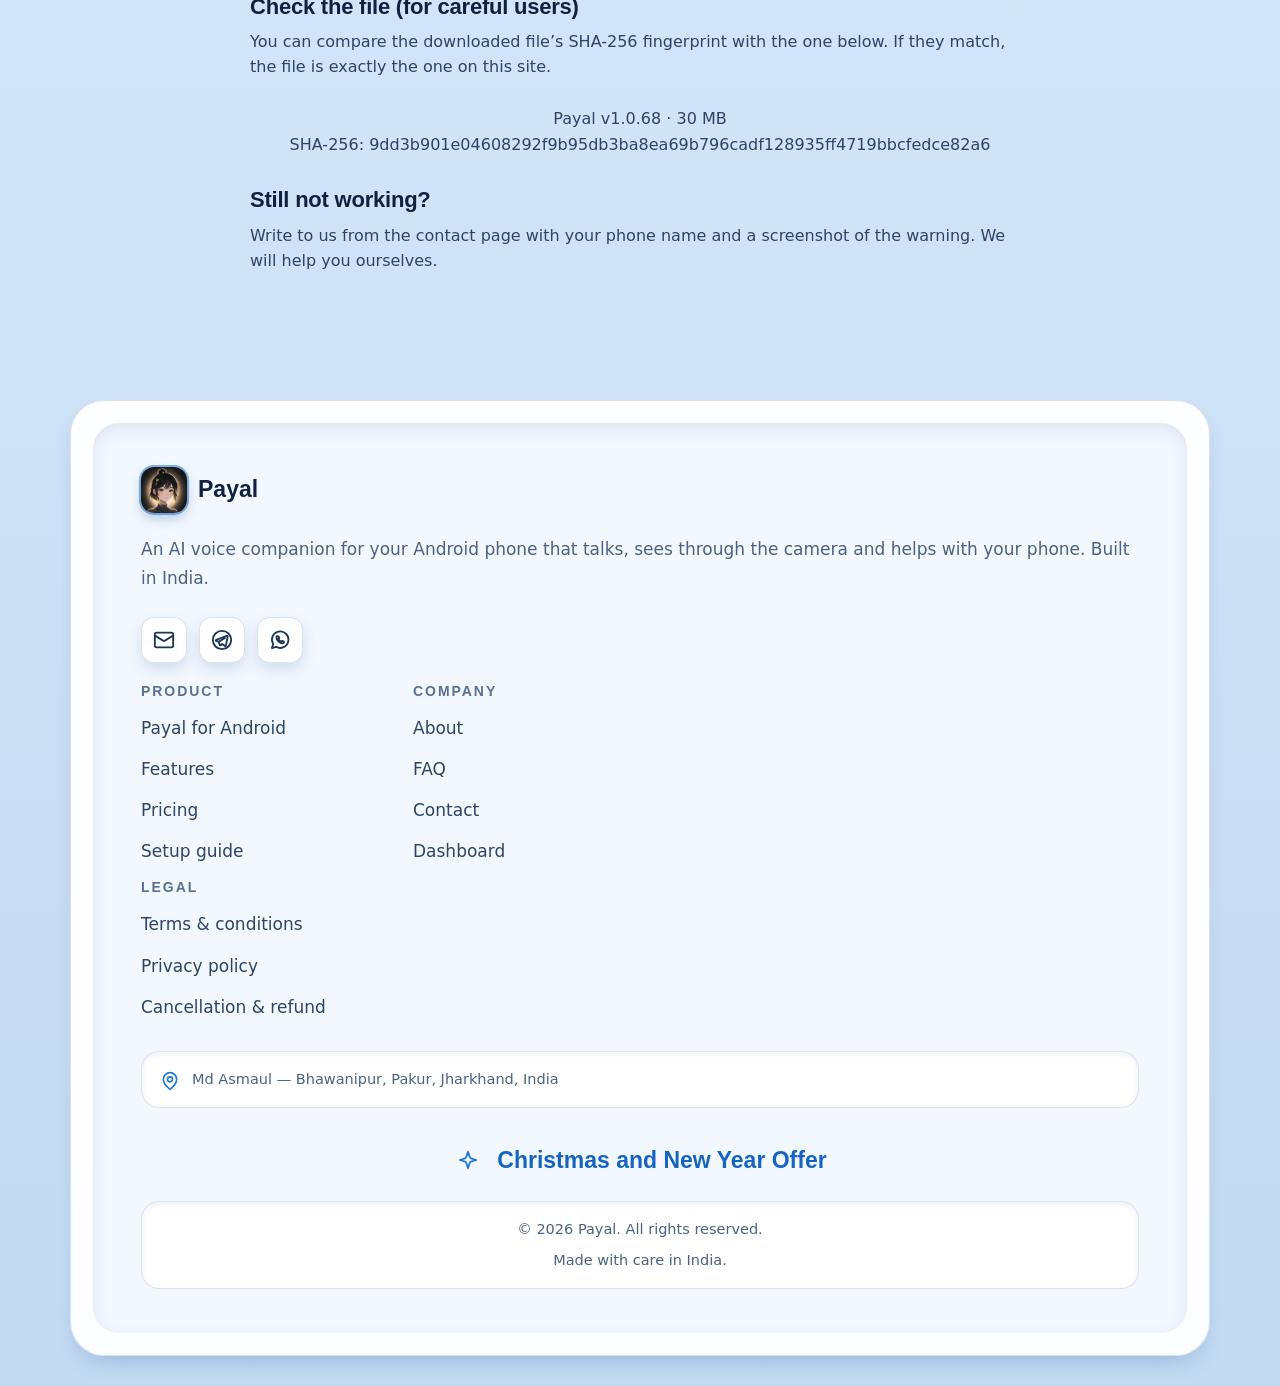
<file: help.html>
<!doctype html>
<html lang="en">
<head>
<meta charset="utf-8">
<meta name="viewport" content="width=device-width,initial-scale=1">
<title>Install Help | Payal</title>
<meta name="description" content="Help to download and install the Payal app">
<meta name="theme-color" content="#0d2342">
<meta http-equiv="Content-Security-Policy" content="default-src 'self'; script-src 'self' https://cdn.jsdelivr.net https://checkout.razorpay.com; style-src 'self' 'unsafe-inline' https://fonts.googleapis.com; font-src https://fonts.gstatic.com; img-src 'self' data: https://*.razorpay.com; connect-src 'self' https://hwfifqyssabwwdjlbqty.supabase.co https://api.razorpay.com https://lumberjack.razorpay.com; frame-src https://api.razorpay.com https://checkout.razorpay.com; base-uri 'none'; object-src 'none'; form-action 'self'">
<meta name="referrer" content="strict-origin-when-cross-origin">
<link rel="icon" href="assets/favicon.png">
<meta property="og:type" content="website">
<meta property="og:title" content="Install Help | Payal">
<meta property="og:description" content="Help to download and install the Payal app">
<meta property="og:image" content="https://payalapp.in/assets/og.jpg">
<meta name="twitter:card" content="summary_large_image">
<link rel="preconnect" href="https://fonts.googleapis.com">
<link rel="preconnect" href="https://fonts.gstatic.com" crossorigin>
<link href="https://fonts.googleapis.com/css2?family=Inter:wght@400;500;600;700&family=Noto+Sans+Devanagari:wght@400;500;600;700&family=Noto+Sans+Bengali:wght@400;500;600;700&family=Poppins:wght@600;700;800&display=swap" rel="stylesheet">
<link rel="stylesheet" href="assets/style.css?v=86">

<style>
.hs{display:grid;gap:22px;margin:16px 0 26px}
.hstep{display:grid;grid-template-columns:1fr;gap:12px;padding:16px;border:1px solid rgba(255,255,255,.1);border-radius:16px;background:rgba(255,255,255,.03)}
.hstep b.n{display:inline-block;background:linear-gradient(135deg,#22d3ee,#a855f7,#ec4899);color:#07101f;border-radius:999px;padding:3px 12px;font-size:14px;margin-bottom:6px}
.hstep img{width:100%;max-width:300px;border-radius:14px;border:1px solid rgba(255,255,255,.14);justify-self:center}
.hstep img.w{max-width:100%}
.hstep p{margin:0}
.note{padding:12px 14px;border-left:3px solid #22d3ee;background:rgba(34,211,238,.07);border-radius:8px}
</style>
<link rel="stylesheet" href="assets/winter.css?v=84">
</head>
<body>
<svg width="0" height="0" style="position:absolute" aria-hidden="true"><defs>
<symbol id="i-mic" viewBox="0 0 24 24"><path d="M12 2a3 3 0 0 0-3 3v7a3 3 0 0 0 6 0V5a3 3 0 0 0-3-3Z"/><path d="M19 10v2a7 7 0 0 1-14 0v-2"/><line x1="12" x2="12" y1="19" y2="22"/></symbol>
<symbol id="i-chat" viewBox="0 0 24 24"><path d="M7.9 20A9 9 0 1 0 4 16.1L2 22Z"/></symbol>
<symbol id="i-camera" viewBox="0 0 24 24"><path d="M14.5 4h-5L7 7H4a2 2 0 0 0-2 2v9a2 2 0 0 0 2 2h16a2 2 0 0 0 2-2V9a2 2 0 0 0-2-2h-3l-2.5-3z"/><circle cx="12" cy="13" r="3"/></symbol>
<symbol id="i-phone" viewBox="0 0 24 24"><rect width="14" height="20" x="5" y="2" rx="2"/><path d="M12 18h.01"/></symbol>
<symbol id="i-code" viewBox="0 0 24 24"><polyline points="16 18 22 12 16 6"/><polyline points="8 6 2 12 8 18"/></symbol>
<symbol id="i-pin" viewBox="0 0 24 24"><path d="M20 10c0 6-8 12-8 12s-8-6-8-12a8 8 0 0 1 16 0Z"/><circle cx="12" cy="10" r="3"/></symbol>
<symbol id="i-users" viewBox="0 0 24 24"><path d="M16 21v-2a4 4 0 0 0-4-4H6a4 4 0 0 0-4 4v2"/><circle cx="9" cy="7" r="4"/><path d="M22 21v-2a4 4 0 0 0-3-3.87"/><path d="M16 3.13a4 4 0 0 1 0 7.75"/></symbol>
<symbol id="i-shield" viewBox="0 0 24 24"><path d="M20 13c0 5-3.5 7.5-7.66 8.95a1 1 0 0 1-.67-.01C7.5 20.5 4 18 4 13V6a1 1 0 0 1 1-1c2 0 4.5-1.2 6.24-2.72a1.17 1.17 0 0 1 1.52 0C14.51 3.81 17 5 19 5a1 1 0 0 1 1 1z"/><path d="m9 12 2 2 4-4"/></symbol>
<symbol id="i-download" viewBox="0 0 24 24"><path d="M21 15v4a2 2 0 0 1-2 2H5a2 2 0 0 1-2-2v-4"/><polyline points="7 10 12 15 17 10"/><line x1="12" x2="12" y1="15" y2="3"/></symbol>
<symbol id="i-zap" viewBox="0 0 24 24"><path d="M13 2 3 14h9l-1 8 10-12h-9l1-8z"/></symbol>
<symbol id="i-check" viewBox="0 0 24 24"><path d="M20 6 9 17l-5-5"/></symbol>
<symbol id="i-x" viewBox="0 0 24 24"><path d="M18 6 6 18"/><path d="m6 6 12 12"/></symbol>
<symbol id="i-eye" viewBox="0 0 24 24"><path d="M2 12s3-7 10-7 10 7 10 7-3 7-10 7-10-7-10-7Z"/><circle cx="12" cy="12" r="3"/></symbol>
<symbol id="i-call" viewBox="0 0 24 24"><path d="M22 16.92v3a2 2 0 0 1-2.18 2 19.79 19.79 0 0 1-8.63-3.07 19.5 19.5 0 0 1-6-6 19.79 19.79 0 0 1-3.07-8.67A2 2 0 0 1 4.11 2h3a2 2 0 0 1 2 1.72c.127.96.361 1.903.7 2.81a2 2 0 0 1-.45 2.11L8.09 9.91a16 16 0 0 0 6 6l1.27-1.27a2 2 0 0 1 2.11-.45c.907.339 1.85.573 2.81.7A2 2 0 0 1 22 16.92z"/></symbol>
<symbol id="i-lock" viewBox="0 0 24 24"><rect width="18" height="11" x="3" y="11" rx="2"/><path d="M7 11V7a5 5 0 0 1 10 0v4"/></symbol>
<symbol id="i-sun" viewBox="0 0 32 20"><path d="M16 10L16.00 1.40M16.00 5.01L14.51 2.88M16.00 5.01L17.49 2.88M16 10L8.55 5.70M11.68 7.51L9.09 7.73M11.68 7.51L10.58 5.15M16 10L8.55 14.30M11.68 12.49L10.58 14.85M11.68 12.49L9.09 12.27M16 10L16.00 18.60M16.00 14.99L17.49 17.12M16.00 14.99L14.51 17.12M16 10L23.45 14.30M20.32 12.49L22.91 12.27M20.32 12.49L21.42 14.85M16 10L23.45 5.70M20.32 7.51L21.42 5.15M20.32 7.51L22.91 7.73" fill="none" stroke="#7cc8f7" stroke-width="1.6" stroke-linecap="round"/><circle cx="16" cy="10" r="1.4" fill="#e8f6ff"/></symbol><symbol id="i-spark" viewBox="0 0 24 24"><path d="m12 3-1.9 5.8a2 2 0 0 1-1.3 1.3L3 12l5.8 1.9a2 2 0 0 1 1.3 1.3L12 21l1.9-5.8a2 2 0 0 1 1.3-1.3L21 12l-5.8-1.9a2 2 0 0 1-1.3-1.3z"/></symbol>
<symbol id="i-globe" viewBox="0 0 24 24"><circle cx="12" cy="12" r="10"/><path d="M2 12h20"/><path d="M12 2a15.3 15.3 0 0 1 4 10 15.3 15.3 0 0 1-4 10 15.3 15.3 0 0 1-4-10 15.3 15.3 0 0 1 4-10z"/></symbol>
<symbol id="i-menu" viewBox="0 0 24 24"><line x1="4" x2="20" y1="12" y2="12"/><line x1="4" x2="20" y1="6" y2="6"/><line x1="4" x2="20" y1="18" y2="18"/></symbol>
<symbol id="i-image" viewBox="0 0 24 24"><rect width="18" height="18" x="3" y="3" rx="2"/><circle cx="9" cy="9" r="2"/><path d="m21 15-3.1-3.1a2 2 0 0 0-2.8 0L6 21"/></symbol>
<symbol id="i-clock" viewBox="0 0 24 24"><circle cx="12" cy="12" r="10"/><polyline points="12 6 12 12 16 14"/></symbol>
<symbol id="i-telegram" viewBox="0 0 24 24"><circle cx="12" cy="12" r="10"/><path d="M17.2 7.4 5.6 11.9c-.5.2-.5.9 0 1l2.9 1 1.1 3.5c.1.4.6.5.9.3l1.7-1.4 3 2.2c.4.3.9.1 1-.4l2-9.8c.1-.6-.5-1.1-1-.9Z"/><path d="m8.5 13.9 6.7-4.2"/></symbol><symbol id="i-whatsapp" viewBox="0 0 24 24"><path d="M3.2 20.8l1.4-4.3A9 9 0 1 1 7.6 19.4Z"/><path d="M9 7.8c-.4 0-.9.5-.9 1.3 0 2.9 3.6 6.6 6.8 6.6.8 0 1.3-.5 1.3-.9v-1l-2-.9-.9 1a5.6 5.6 0 0 1-3-3l1-.9-.9-2Z"/></symbol><symbol id="i-mail" viewBox="0 0 24 24"><rect width="20" height="16" x="2" y="4" rx="2"/><path d="m22 7-8.97 5.7a1.94 1.94 0 0 1-2.06 0L2 7"/></symbol></defs></svg>
<header class="nav"><div class="wrap">
<a class="brand" href="index.html"><span class="logo"><img src="assets/favicon.png" alt="Payal"></span><span class="bt"><b>Payal</b></span></a>
<a class="btn ghost sm" id="swap" href="admin.html" hidden>Admin</a>
<button class="burger" id="burger" aria-label="Menu" aria-expanded="false"><span class="b-open"><svg class="i" aria-hidden="true"><use href="#i-menu"/></svg></span><span class="b-close"><svg class="i" aria-hidden="true"><use href="#i-x"/></svg></span></button>
<nav class="links" id="links">
<div class="mlabel">Product</div>
<a class="l pr" href="index.html#plans"><svg class="i" aria-hidden="true"><use href="#i-phone"/></svg> Payal for Android</a>
<a class="l" href="index.html#features">Features</a>
<a class="l" href="index.html#plans">Pricing</a>
<a class="l" href="index.html#faq">FAQ</a>
<a class="l" href="index.html#about">About</a>
<div class="acct" id="acct" hidden><span class="av" id="acctav">A</span><span class="an" id="acctname"></span></div>
<a class="l" id="m-dash" href="account.html">Log in</a>
<a class="l" href="help.html">Setup guide</a>
<a class="l out" id="m-out" href="#" hidden>Log out</a>
</nav></div></header>
<div class="obar" id="obar" hidden><div class="obar-in">
<div class="obar-r1"><svg class="obar-sun" viewBox="0 0 32 20" aria-hidden="true"><path d="M16 10L16.00 1.40M16.00 5.01L14.51 2.88M16.00 5.01L17.49 2.88M16 10L8.55 5.70M11.68 7.51L9.09 7.73M11.68 7.51L10.58 5.15M16 10L8.55 14.30M11.68 12.49L10.58 14.85M11.68 12.49L9.09 12.27M16 10L16.00 18.60M16.00 14.99L17.49 17.12M16.00 14.99L14.51 17.12M16 10L23.45 14.30M20.32 12.49L22.91 12.27M20.32 12.49L21.42 14.85M16 10L23.45 5.70M20.32 7.51L21.42 5.15M20.32 7.51L22.91 7.73" fill="none" stroke="#bfe6ff" stroke-width="1.6" stroke-linecap="round"/><circle cx="16" cy="10" r="1.4" fill="#ffffff"/></svg><span class="obar-t"><span>Winter Offer</span>: Payal Pro <b class="obar-p" data-p="pro" data-noi18n>&#8377;199</b></span><a class="obar-btn" href="plan.html?plan=pro"><span class="shtxt">Get it</span> <svg viewBox="0 0 24 24" aria-hidden="true"><path d="M5 12h14M13 6l6 6-6 6" fill="none" stroke="currentColor" stroke-width="2.4" stroke-linecap="round" stroke-linejoin="round"/></svg></a><button class="obar-x" type="button" aria-label="Close">&#10005;</button></div>
<div class="obar-r2"><span class="obar-pill" id="obar-after" data-noi18n></span><span class="obar-cd"><svg viewBox="0 0 24 24" aria-hidden="true"><circle cx="12" cy="13" r="8" fill="none" stroke="currentColor" stroke-width="2"/><path d="M12 9v4l2.5 2M9 2h6" fill="none" stroke="currentColor" stroke-width="2" stroke-linecap="round"/></svg><b id="obar-cd" data-noi18n>--</b></span></div>
</div></div>
<main class="doc"><h1>Install help</h1><div class="upd">Payal is not on the Play Store, so your phone shows scary warnings. This happens with every app installed from outside the Store. Follow the steps below in order.</div><h2>1. “File might be harmful” while downloading</h2><div class="hs"><div class="hstep"><div><b class="n">Step 1</b><p>Tap the download button on the website. Chrome will show this warning. Tap <b>Download anyway</b> (red mark). The file comes only from this site, so there is nothing to fear.</p></div><img class="w" src="assets/help/h0.jpg" alt="Chrome download warning" loading="lazy" width="300"></div></div><h2>2. Install is blocked (“Install blocked”)</h2><div class="hs"><div class="hstep"><div><b class="n">Step 1</b><p>Open the downloaded file. If the phone says installing from this source is not allowed, tap <b>Settings</b>.</p></div></div><div class="hstep"><div><b class="n">Step 2</b><p>Turn on <b>Allow from this source</b>, then go back.</p></div></div><div class="hstep"><div><b class="n">Step 3</b><p>Tap <b>Install</b>. If you see “App blocked to protect your device”, tap <b>More details</b> and choose <b>Install anyway</b>.</p></div></div></div><h2>3. App does not open after install, or install fails</h2><p class="note">If your phone shows a warning, tap “More details”, then “Install anyway”. Only download Payal from payalapp.in.</p><p class="note">If an older Payal or Yesmin app is already on your phone and you see “App not installed”, uninstall the old app and install the new one. Save your API key somewhere first, as you may need to enter it again.</p><h2>Check the file (for careful users)</h2><p>You can compare the downloaded file’s SHA-256 fingerprint with the one below. If they match, the file is exactly the one on this site.</p><p class="fine" data-noi18n style="word-break:break-all">Payal <span data-v></span> · <span data-size></span><br><span id="sha"></span></p><h2>Still not working?</h2><p>Write to us from the <a href='contact.html'>contact page</a> with your phone name and a screenshot of the warning. We will help you ourselves.</p></main><footer><div class="wrap"><div class="footouter"><div class="footin">
<a class="brand fbrand" href="index.html"><span class="logo"><img src="assets/favicon.png" alt="Payal"></span><span class="bt"><b>Payal</b></span></a>
<p class="fdesc">An AI voice companion for your Android phone that talks, sees through the camera and helps with your phone. Built in India.</p>
<div class="soc">
<a data-mail href="contact.html" aria-label="Email"><svg class="i" aria-hidden="true"><use href="#i-mail"/></svg></a>
<a href="https://t.me/payalapp_updates" target="_blank" rel="noopener" aria-label="Telegram: Payal App Updates"><svg class="i" aria-hidden="true"><use href="#i-telegram"/></svg></a>
<a href="https://whatsapp.com/channel/0029Vb8r6Ro65yD2i7689K3W" target="_blank" rel="noopener" aria-label="WhatsApp channel: Payal AI"><svg class="i" aria-hidden="true"><use href="#i-whatsapp"/></svg></a>
</div>
<div class="fcols">
<div><h4>Product</h4><a href="index.html#plans">Payal for Android</a><a href="index.html#features">Features</a><a href="index.html#plans">Pricing</a><a href="help.html">Setup guide</a></div>
<div><h4>Company</h4><a href="index.html#about">About</a><a href="index.html#faq">FAQ</a><a href="contact.html">Contact</a><a href="account.html">Dashboard</a></div>
</div>
<div class="flegal"><h4>Legal</h4><a href="terms.html">Terms &amp; conditions</a><a href="privacy.html">Privacy policy</a><a href="refund.html">Cancellation &amp; refund</a></div>
<div class="addrcard"><svg class="i" aria-hidden="true"><use href="#i-pin"/></svg><div class="at">Md Asmaul &mdash; Bhawanipur, Pakur, Jharkhand, India</div></div>
<div class="festive"><svg class="i sun" aria-hidden="true"><use href="#i-sun"/></svg> Winter Offer</div>
<div class="copycard"><span>&copy; <span data-year></span> Payal. All rights reserved.</span><span>Made with care in India.</span></div>
</div></div></div></footer>
<script src="assets/config.js?v=88"></script>
<script src="assets/login.js?v=84"></script>
<script src="assets/i18n-data.js?v=86"></script>
<script src="assets/i18n.js?v=84"></script>
<script src="assets/app.js?v=86"></script>
<script src="assets/home.js?v=84"></script>
<script src="assets/snow.js?v=86"></script>
</body></html>
</file>
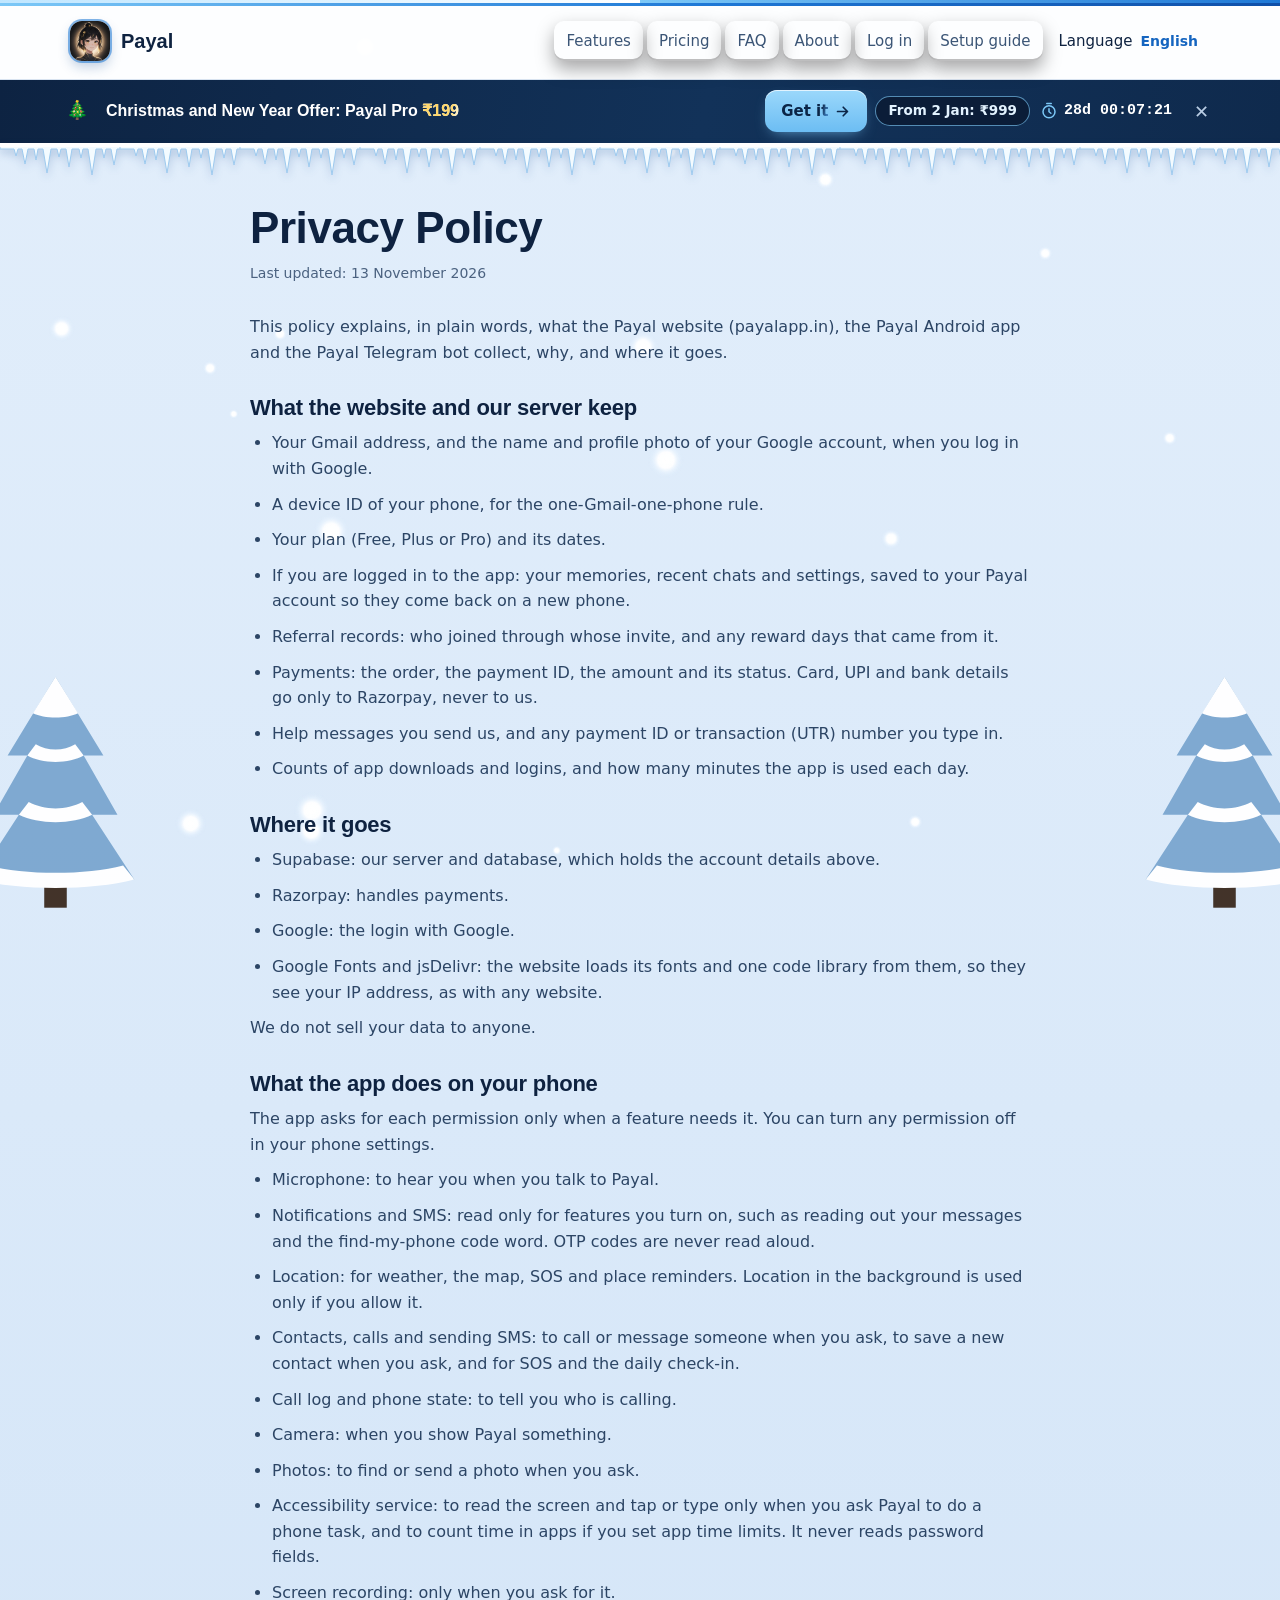
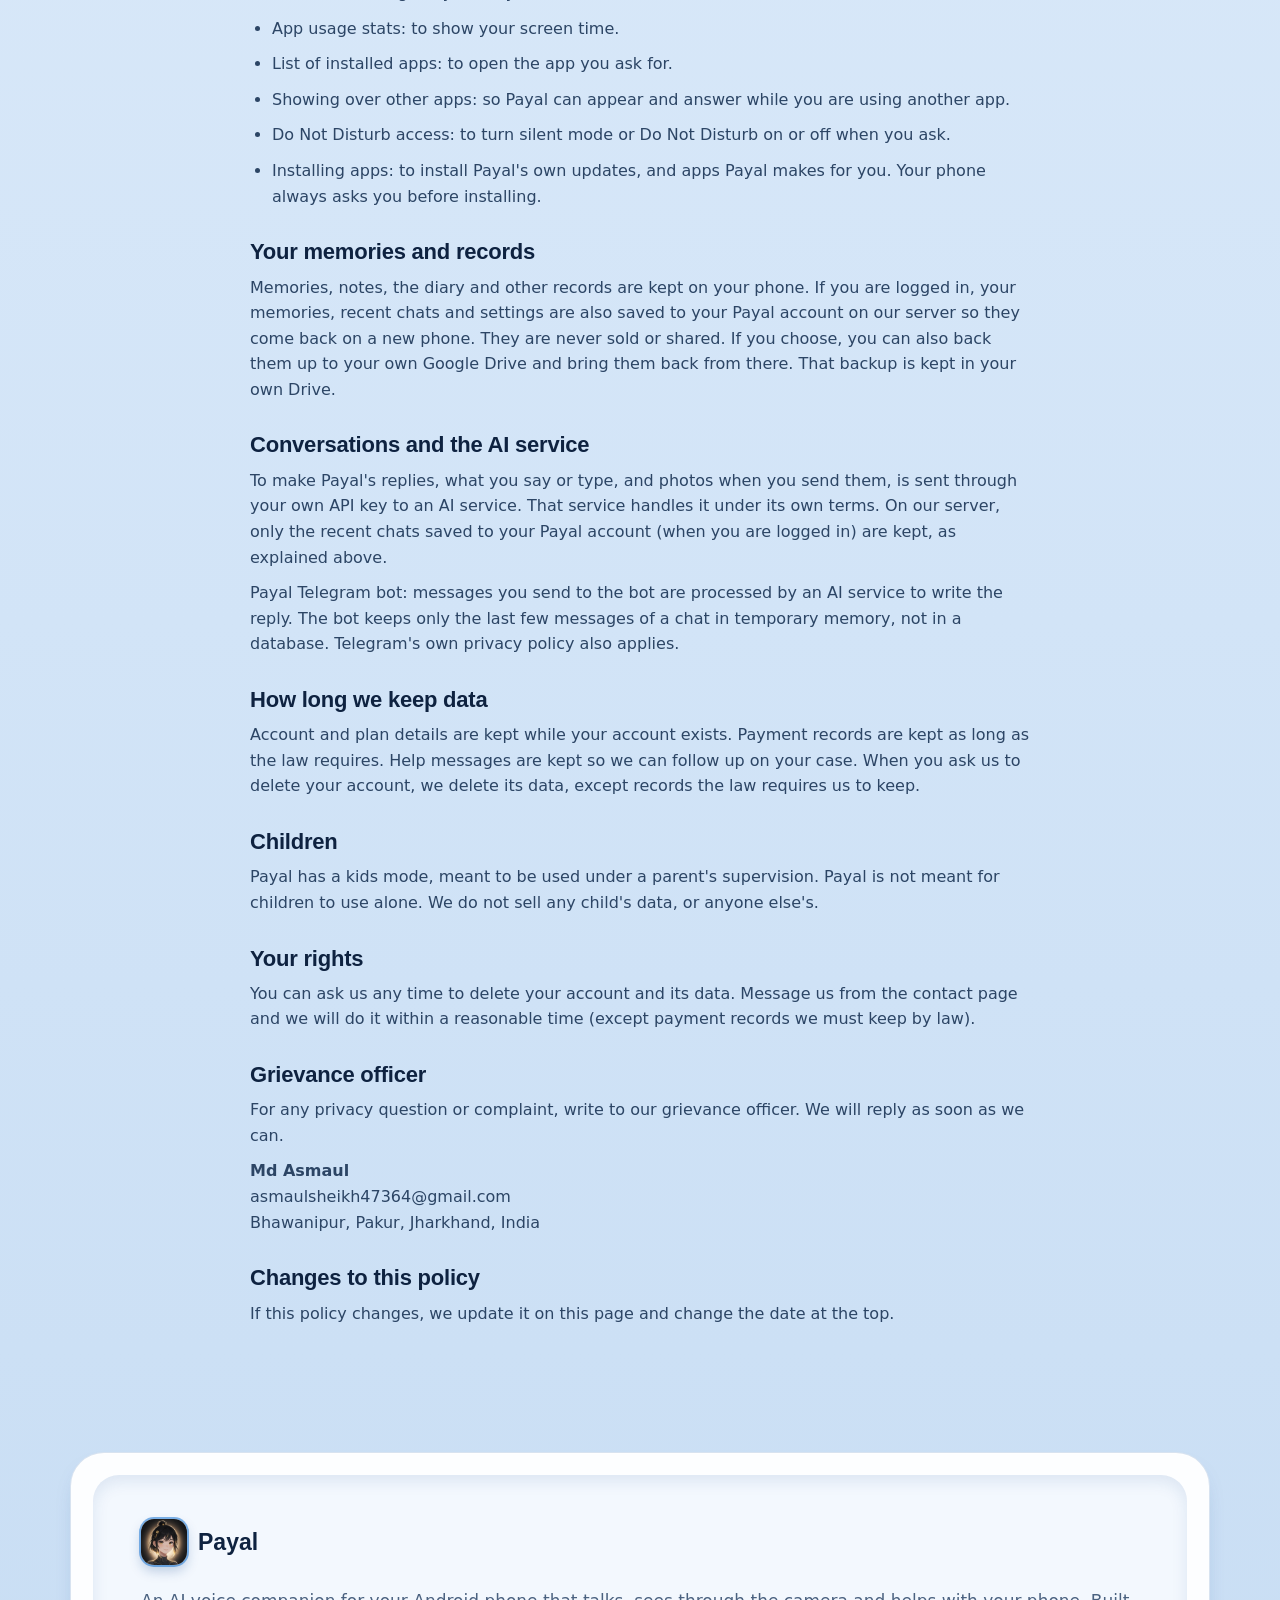
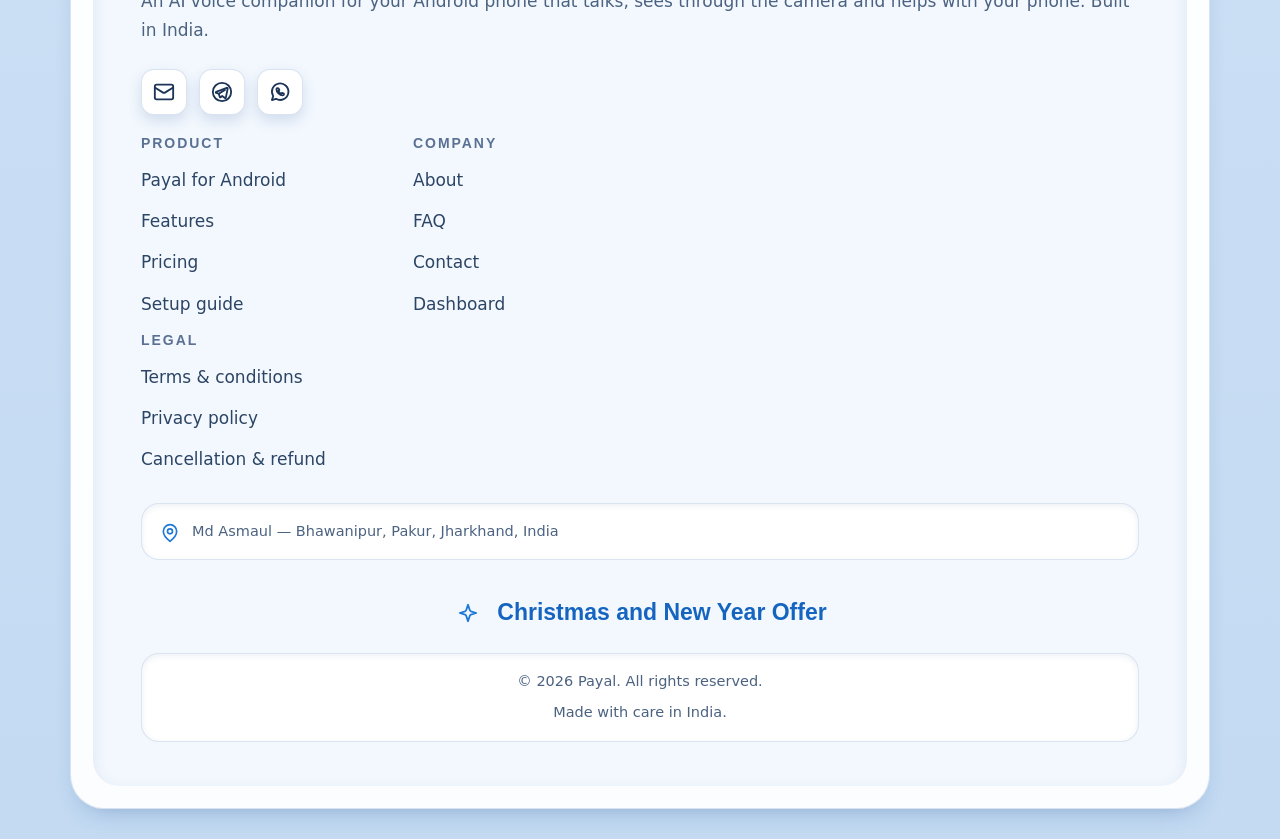
<file: privacy.html>
<!doctype html>
<html lang="en">
<head>
<meta charset="utf-8">
<meta name="viewport" content="width=device-width,initial-scale=1">
<title>Privacy Policy | Payal</title>
<meta name="description" content="Payal privacy policy">
<meta name="theme-color" content="#0d2342">
<meta http-equiv="Content-Security-Policy" content="default-src 'self'; script-src 'self' https://cdn.jsdelivr.net https://checkout.razorpay.com; style-src 'self' 'unsafe-inline' https://fonts.googleapis.com; font-src https://fonts.gstatic.com; img-src 'self' data: https://*.razorpay.com; connect-src 'self' https://hwfifqyssabwwdjlbqty.supabase.co https://api.razorpay.com https://lumberjack.razorpay.com; frame-src https://api.razorpay.com https://checkout.razorpay.com; base-uri 'none'; object-src 'none'; form-action 'self'">
<meta name="referrer" content="strict-origin-when-cross-origin">
<link rel="icon" href="assets/favicon.png">
<meta property="og:type" content="website">
<meta property="og:title" content="Privacy Policy | Payal">
<meta property="og:description" content="Payal privacy policy">
<meta property="og:image" content="https://payalapp.in/assets/og.jpg">
<meta name="twitter:card" content="summary_large_image">
<link rel="preconnect" href="https://fonts.googleapis.com">
<link rel="preconnect" href="https://fonts.gstatic.com" crossorigin>
<link href="https://fonts.googleapis.com/css2?family=Inter:wght@400;500;600;700&family=Noto+Sans+Devanagari:wght@400;500;600;700&family=Noto+Sans+Bengali:wght@400;500;600;700&family=Poppins:wght@600;700;800&display=swap" rel="stylesheet">
<link rel="stylesheet" href="assets/style.css?v=86">
<link rel="stylesheet" href="assets/winter.css?v=84">
</head>
<body>
<svg width="0" height="0" style="position:absolute" aria-hidden="true"><defs>
<symbol id="i-mic" viewBox="0 0 24 24"><path d="M12 2a3 3 0 0 0-3 3v7a3 3 0 0 0 6 0V5a3 3 0 0 0-3-3Z"/><path d="M19 10v2a7 7 0 0 1-14 0v-2"/><line x1="12" x2="12" y1="19" y2="22"/></symbol>
<symbol id="i-chat" viewBox="0 0 24 24"><path d="M7.9 20A9 9 0 1 0 4 16.1L2 22Z"/></symbol>
<symbol id="i-camera" viewBox="0 0 24 24"><path d="M14.5 4h-5L7 7H4a2 2 0 0 0-2 2v9a2 2 0 0 0 2 2h16a2 2 0 0 0 2-2V9a2 2 0 0 0-2-2h-3l-2.5-3z"/><circle cx="12" cy="13" r="3"/></symbol>
<symbol id="i-phone" viewBox="0 0 24 24"><rect width="14" height="20" x="5" y="2" rx="2"/><path d="M12 18h.01"/></symbol>
<symbol id="i-code" viewBox="0 0 24 24"><polyline points="16 18 22 12 16 6"/><polyline points="8 6 2 12 8 18"/></symbol>
<symbol id="i-pin" viewBox="0 0 24 24"><path d="M20 10c0 6-8 12-8 12s-8-6-8-12a8 8 0 0 1 16 0Z"/><circle cx="12" cy="10" r="3"/></symbol>
<symbol id="i-users" viewBox="0 0 24 24"><path d="M16 21v-2a4 4 0 0 0-4-4H6a4 4 0 0 0-4 4v2"/><circle cx="9" cy="7" r="4"/><path d="M22 21v-2a4 4 0 0 0-3-3.87"/><path d="M16 3.13a4 4 0 0 1 0 7.75"/></symbol>
<symbol id="i-shield" viewBox="0 0 24 24"><path d="M20 13c0 5-3.5 7.5-7.66 8.95a1 1 0 0 1-.67-.01C7.5 20.5 4 18 4 13V6a1 1 0 0 1 1-1c2 0 4.5-1.2 6.24-2.72a1.17 1.17 0 0 1 1.52 0C14.51 3.81 17 5 19 5a1 1 0 0 1 1 1z"/><path d="m9 12 2 2 4-4"/></symbol>
<symbol id="i-download" viewBox="0 0 24 24"><path d="M21 15v4a2 2 0 0 1-2 2H5a2 2 0 0 1-2-2v-4"/><polyline points="7 10 12 15 17 10"/><line x1="12" x2="12" y1="15" y2="3"/></symbol>
<symbol id="i-zap" viewBox="0 0 24 24"><path d="M13 2 3 14h9l-1 8 10-12h-9l1-8z"/></symbol>
<symbol id="i-check" viewBox="0 0 24 24"><path d="M20 6 9 17l-5-5"/></symbol>
<symbol id="i-x" viewBox="0 0 24 24"><path d="M18 6 6 18"/><path d="m6 6 12 12"/></symbol>
<symbol id="i-eye" viewBox="0 0 24 24"><path d="M2 12s3-7 10-7 10 7 10 7-3 7-10 7-10-7-10-7Z"/><circle cx="12" cy="12" r="3"/></symbol>
<symbol id="i-call" viewBox="0 0 24 24"><path d="M22 16.92v3a2 2 0 0 1-2.18 2 19.79 19.79 0 0 1-8.63-3.07 19.5 19.5 0 0 1-6-6 19.79 19.79 0 0 1-3.07-8.67A2 2 0 0 1 4.11 2h3a2 2 0 0 1 2 1.72c.127.96.361 1.903.7 2.81a2 2 0 0 1-.45 2.11L8.09 9.91a16 16 0 0 0 6 6l1.27-1.27a2 2 0 0 1 2.11-.45c.907.339 1.85.573 2.81.7A2 2 0 0 1 22 16.92z"/></symbol>
<symbol id="i-lock" viewBox="0 0 24 24"><rect width="18" height="11" x="3" y="11" rx="2"/><path d="M7 11V7a5 5 0 0 1 10 0v4"/></symbol>
<symbol id="i-sun" viewBox="0 0 32 20"><path d="M16 10L16.00 1.40M16.00 5.01L14.51 2.88M16.00 5.01L17.49 2.88M16 10L8.55 5.70M11.68 7.51L9.09 7.73M11.68 7.51L10.58 5.15M16 10L8.55 14.30M11.68 12.49L10.58 14.85M11.68 12.49L9.09 12.27M16 10L16.00 18.60M16.00 14.99L17.49 17.12M16.00 14.99L14.51 17.12M16 10L23.45 14.30M20.32 12.49L22.91 12.27M20.32 12.49L21.42 14.85M16 10L23.45 5.70M20.32 7.51L21.42 5.15M20.32 7.51L22.91 7.73" fill="none" stroke="#7cc8f7" stroke-width="1.6" stroke-linecap="round"/><circle cx="16" cy="10" r="1.4" fill="#e8f6ff"/></symbol><symbol id="i-spark" viewBox="0 0 24 24"><path d="m12 3-1.9 5.8a2 2 0 0 1-1.3 1.3L3 12l5.8 1.9a2 2 0 0 1 1.3 1.3L12 21l1.9-5.8a2 2 0 0 1 1.3-1.3L21 12l-5.8-1.9a2 2 0 0 1-1.3-1.3z"/></symbol>
<symbol id="i-globe" viewBox="0 0 24 24"><circle cx="12" cy="12" r="10"/><path d="M2 12h20"/><path d="M12 2a15.3 15.3 0 0 1 4 10 15.3 15.3 0 0 1-4 10 15.3 15.3 0 0 1-4-10 15.3 15.3 0 0 1 4-10z"/></symbol>
<symbol id="i-menu" viewBox="0 0 24 24"><line x1="4" x2="20" y1="12" y2="12"/><line x1="4" x2="20" y1="6" y2="6"/><line x1="4" x2="20" y1="18" y2="18"/></symbol>
<symbol id="i-image" viewBox="0 0 24 24"><rect width="18" height="18" x="3" y="3" rx="2"/><circle cx="9" cy="9" r="2"/><path d="m21 15-3.1-3.1a2 2 0 0 0-2.8 0L6 21"/></symbol>
<symbol id="i-clock" viewBox="0 0 24 24"><circle cx="12" cy="12" r="10"/><polyline points="12 6 12 12 16 14"/></symbol>
<symbol id="i-telegram" viewBox="0 0 24 24"><circle cx="12" cy="12" r="10"/><path d="M17.2 7.4 5.6 11.9c-.5.2-.5.9 0 1l2.9 1 1.1 3.5c.1.4.6.5.9.3l1.7-1.4 3 2.2c.4.3.9.1 1-.4l2-9.8c.1-.6-.5-1.1-1-.9Z"/><path d="m8.5 13.9 6.7-4.2"/></symbol><symbol id="i-whatsapp" viewBox="0 0 24 24"><path d="M3.2 20.8l1.4-4.3A9 9 0 1 1 7.6 19.4Z"/><path d="M9 7.8c-.4 0-.9.5-.9 1.3 0 2.9 3.6 6.6 6.8 6.6.8 0 1.3-.5 1.3-.9v-1l-2-.9-.9 1a5.6 5.6 0 0 1-3-3l1-.9-.9-2Z"/></symbol><symbol id="i-mail" viewBox="0 0 24 24"><rect width="20" height="16" x="2" y="4" rx="2"/><path d="m22 7-8.97 5.7a1.94 1.94 0 0 1-2.06 0L2 7"/></symbol></defs></svg>
<header class="nav"><div class="wrap">
<a class="brand" href="index.html"><span class="logo"><img src="assets/favicon.png" alt="Payal"></span><span class="bt"><b>Payal</b></span></a>
<a class="btn ghost sm" id="swap" href="admin.html" hidden>Admin</a>
<button class="burger" id="burger" aria-label="Menu" aria-expanded="false"><span class="b-open"><svg class="i" aria-hidden="true"><use href="#i-menu"/></svg></span><span class="b-close"><svg class="i" aria-hidden="true"><use href="#i-x"/></svg></span></button>
<nav class="links" id="links">
<div class="mlabel">Product</div>
<a class="l pr" href="index.html#plans"><svg class="i" aria-hidden="true"><use href="#i-phone"/></svg> Payal for Android</a>
<a class="l" href="index.html#features">Features</a>
<a class="l" href="index.html#plans">Pricing</a>
<a class="l" href="index.html#faq">FAQ</a>
<a class="l" href="index.html#about">About</a>
<div class="acct" id="acct" hidden><span class="av" id="acctav">A</span><span class="an" id="acctname"></span></div>
<a class="l" id="m-dash" href="account.html">Log in</a>
<a class="l" href="help.html">Setup guide</a>
<a class="l out" id="m-out" href="#" hidden>Log out</a>
</nav></div></header>
<div class="obar" id="obar" hidden><div class="obar-in">
<div class="obar-r1"><svg class="obar-sun" viewBox="0 0 32 20" aria-hidden="true"><path d="M16 10L16.00 1.40M16.00 5.01L14.51 2.88M16.00 5.01L17.49 2.88M16 10L8.55 5.70M11.68 7.51L9.09 7.73M11.68 7.51L10.58 5.15M16 10L8.55 14.30M11.68 12.49L10.58 14.85M11.68 12.49L9.09 12.27M16 10L16.00 18.60M16.00 14.99L17.49 17.12M16.00 14.99L14.51 17.12M16 10L23.45 14.30M20.32 12.49L22.91 12.27M20.32 12.49L21.42 14.85M16 10L23.45 5.70M20.32 7.51L21.42 5.15M20.32 7.51L22.91 7.73" fill="none" stroke="#bfe6ff" stroke-width="1.6" stroke-linecap="round"/><circle cx="16" cy="10" r="1.4" fill="#ffffff"/></svg><span class="obar-t"><span>Winter Offer</span>: Payal Pro <b class="obar-p" data-p="pro" data-noi18n>&#8377;199</b></span><a class="obar-btn" href="plan.html?plan=pro"><span class="shtxt">Get it</span> <svg viewBox="0 0 24 24" aria-hidden="true"><path d="M5 12h14M13 6l6 6-6 6" fill="none" stroke="currentColor" stroke-width="2.4" stroke-linecap="round" stroke-linejoin="round"/></svg></a><button class="obar-x" type="button" aria-label="Close">&#10005;</button></div>
<div class="obar-r2"><span class="obar-pill" id="obar-after" data-noi18n></span><span class="obar-cd"><svg viewBox="0 0 24 24" aria-hidden="true"><circle cx="12" cy="13" r="8" fill="none" stroke="currentColor" stroke-width="2"/><path d="M12 9v4l2.5 2M9 2h6" fill="none" stroke="currentColor" stroke-width="2" stroke-linecap="round"/></svg><b id="obar-cd" data-noi18n>--</b></span></div>
</div></div>
<main class="doc"><h1>Privacy Policy</h1><div class="upd">Last updated: 13 November 2026</div><p>This policy explains, in plain words, what the Payal website (payalapp.in), the Payal Android app and the Payal Telegram bot collect, why, and where it goes.</p><h2>What the website and our server keep</h2><ul><li>Your Gmail address, and the name and profile photo of your Google account, when you log in with Google.</li><li>A device ID of your phone, for the one-Gmail-one-phone rule.</li><li>Your plan (Free, Plus or Pro) and its dates.</li><li>If you are logged in to the app: your memories, recent chats and settings, saved to your Payal account so they come back on a new phone.</li><li>Referral records: who joined through whose invite, and any reward days that came from it.</li><li>Payments: the order, the payment ID, the amount and its status. Card, UPI and bank details go only to Razorpay, never to us.</li><li>Help messages you send us, and any payment ID or transaction (UTR) number you type in.</li><li>Counts of app downloads and logins, and how many minutes the app is used each day.</li></ul><h2>Where it goes</h2><ul><li>Supabase: our server and database, which holds the account details above.</li><li>Razorpay: handles payments.</li><li>Google: the login with Google.</li><li>Google Fonts and jsDelivr: the website loads its fonts and one code library from them, so they see your IP address, as with any website.</li></ul><p>We do not sell your data to anyone.</p><h2>What the app does on your phone</h2><p>The app asks for each permission only when a feature needs it. You can turn any permission off in your phone settings.</p><ul><li>Microphone: to hear you when you talk to Payal.</li><li>Notifications and SMS: read only for features you turn on, such as reading out your messages and the find-my-phone code word. OTP codes are never read aloud.</li><li>Location: for weather, the map, SOS and place reminders. Location in the background is used only if you allow it.</li><li>Contacts, calls and sending SMS: to call or message someone when you ask, to save a new contact when you ask, and for SOS and the daily check-in.</li><li>Call log and phone state: to tell you who is calling.</li><li>Camera: when you show Payal something.</li><li>Photos: to find or send a photo when you ask.</li><li>Accessibility service: to read the screen and tap or type only when you ask Payal to do a phone task, and to count time in apps if you set app time limits. It never reads password fields.</li><li>Screen recording: only when you ask for it.</li><li>App usage stats: to show your screen time.</li><li>List of installed apps: to open the app you ask for.</li><li>Showing over other apps: so Payal can appear and answer while you are using another app.</li><li>Do Not Disturb access: to turn silent mode or Do Not Disturb on or off when you ask.</li><li>Installing apps: to install Payal's own updates, and apps Payal makes for you. Your phone always asks you before installing.</li></ul><h2>Your memories and records</h2><p>Memories, notes, the diary and other records are kept on your phone. If you are logged in, your memories, recent chats and settings are also saved to your Payal account on our server so they come back on a new phone. They are never sold or shared. If you choose, you can also back them up to your own Google Drive and bring them back from there. That backup is kept in your own Drive.</p><h2>Conversations and the AI service</h2><p>To make Payal's replies, what you say or type, and photos when you send them, is sent through your own API key to an AI service. That service handles it under its own terms. On our server, only the recent chats saved to your Payal account (when you are logged in) are kept, as explained above.</p><p>Payal Telegram bot: messages you send to the bot are processed by an AI service to write the reply. The bot keeps only the last few messages of a chat in temporary memory, not in a database. Telegram's own privacy policy also applies.</p><h2>How long we keep data</h2><p>Account and plan details are kept while your account exists. Payment records are kept as long as the law requires. Help messages are kept so we can follow up on your case. When you ask us to delete your account, we delete its data, except records the law requires us to keep.</p><h2>Children</h2><p>Payal has a kids mode, meant to be used under a parent's supervision. Payal is not meant for children to use alone. We do not sell any child's data, or anyone else's.</p><h2>Your rights</h2><div><p>You can ask us any time to delete your account and its data. Message us from the contact page and we will do it within a reasonable time (except payment records we must keep by law).</p></div><h2>Grievance officer</h2><p>For any privacy question or complaint, write to our grievance officer. We will reply as soon as we can.</p><p data-noi18n><b>Md Asmaul</b><br><a data-mail href="contact.html">asmaulsheikh47364@gmail.com</a><br>Bhawanipur, Pakur, Jharkhand, India</p><h2>Changes to this policy</h2><p>If this policy changes, we update it on this page and change the date at the top.</p></main><footer><div class="wrap"><div class="footouter"><div class="footin">
<a class="brand fbrand" href="index.html"><span class="logo"><img src="assets/favicon.png" alt="Payal"></span><span class="bt"><b>Payal</b></span></a>
<p class="fdesc">An AI voice companion for your Android phone that talks, sees through the camera and helps with your phone. Built in India.</p>
<div class="soc">
<a data-mail href="contact.html" aria-label="Email"><svg class="i" aria-hidden="true"><use href="#i-mail"/></svg></a>
<a href="https://t.me/payalapp_updates" target="_blank" rel="noopener" aria-label="Telegram: Payal App Updates"><svg class="i" aria-hidden="true"><use href="#i-telegram"/></svg></a>
<a href="https://whatsapp.com/channel/0029Vb8r6Ro65yD2i7689K3W" target="_blank" rel="noopener" aria-label="WhatsApp channel: Payal AI"><svg class="i" aria-hidden="true"><use href="#i-whatsapp"/></svg></a>
</div>
<div class="fcols">
<div><h4>Product</h4><a href="index.html#plans">Payal for Android</a><a href="index.html#features">Features</a><a href="index.html#plans">Pricing</a><a href="help.html">Setup guide</a></div>
<div><h4>Company</h4><a href="index.html#about">About</a><a href="index.html#faq">FAQ</a><a href="contact.html">Contact</a><a href="account.html">Dashboard</a></div>
</div>
<div class="flegal"><h4>Legal</h4><a href="terms.html">Terms &amp; conditions</a><a href="privacy.html">Privacy policy</a><a href="refund.html">Cancellation &amp; refund</a></div>
<div class="addrcard"><svg class="i" aria-hidden="true"><use href="#i-pin"/></svg><div class="at">Md Asmaul &mdash; Bhawanipur, Pakur, Jharkhand, India</div></div>
<div class="festive"><svg class="i sun" aria-hidden="true"><use href="#i-sun"/></svg> Winter Offer</div>
<div class="copycard"><span>&copy; <span data-year></span> Payal. All rights reserved.</span><span>Made with care in India.</span></div>
</div></div></div></footer>
<script src="assets/config.js?v=88"></script>
<script src="assets/login.js?v=84"></script>
<script src="assets/i18n-data.js?v=86"></script>
<script src="assets/i18n.js?v=84"></script>
<script src="assets/app.js?v=86"></script>
<script src="assets/home.js?v=84"></script>
<script src="assets/snow.js?v=86"></script>
</body></html>
</file>
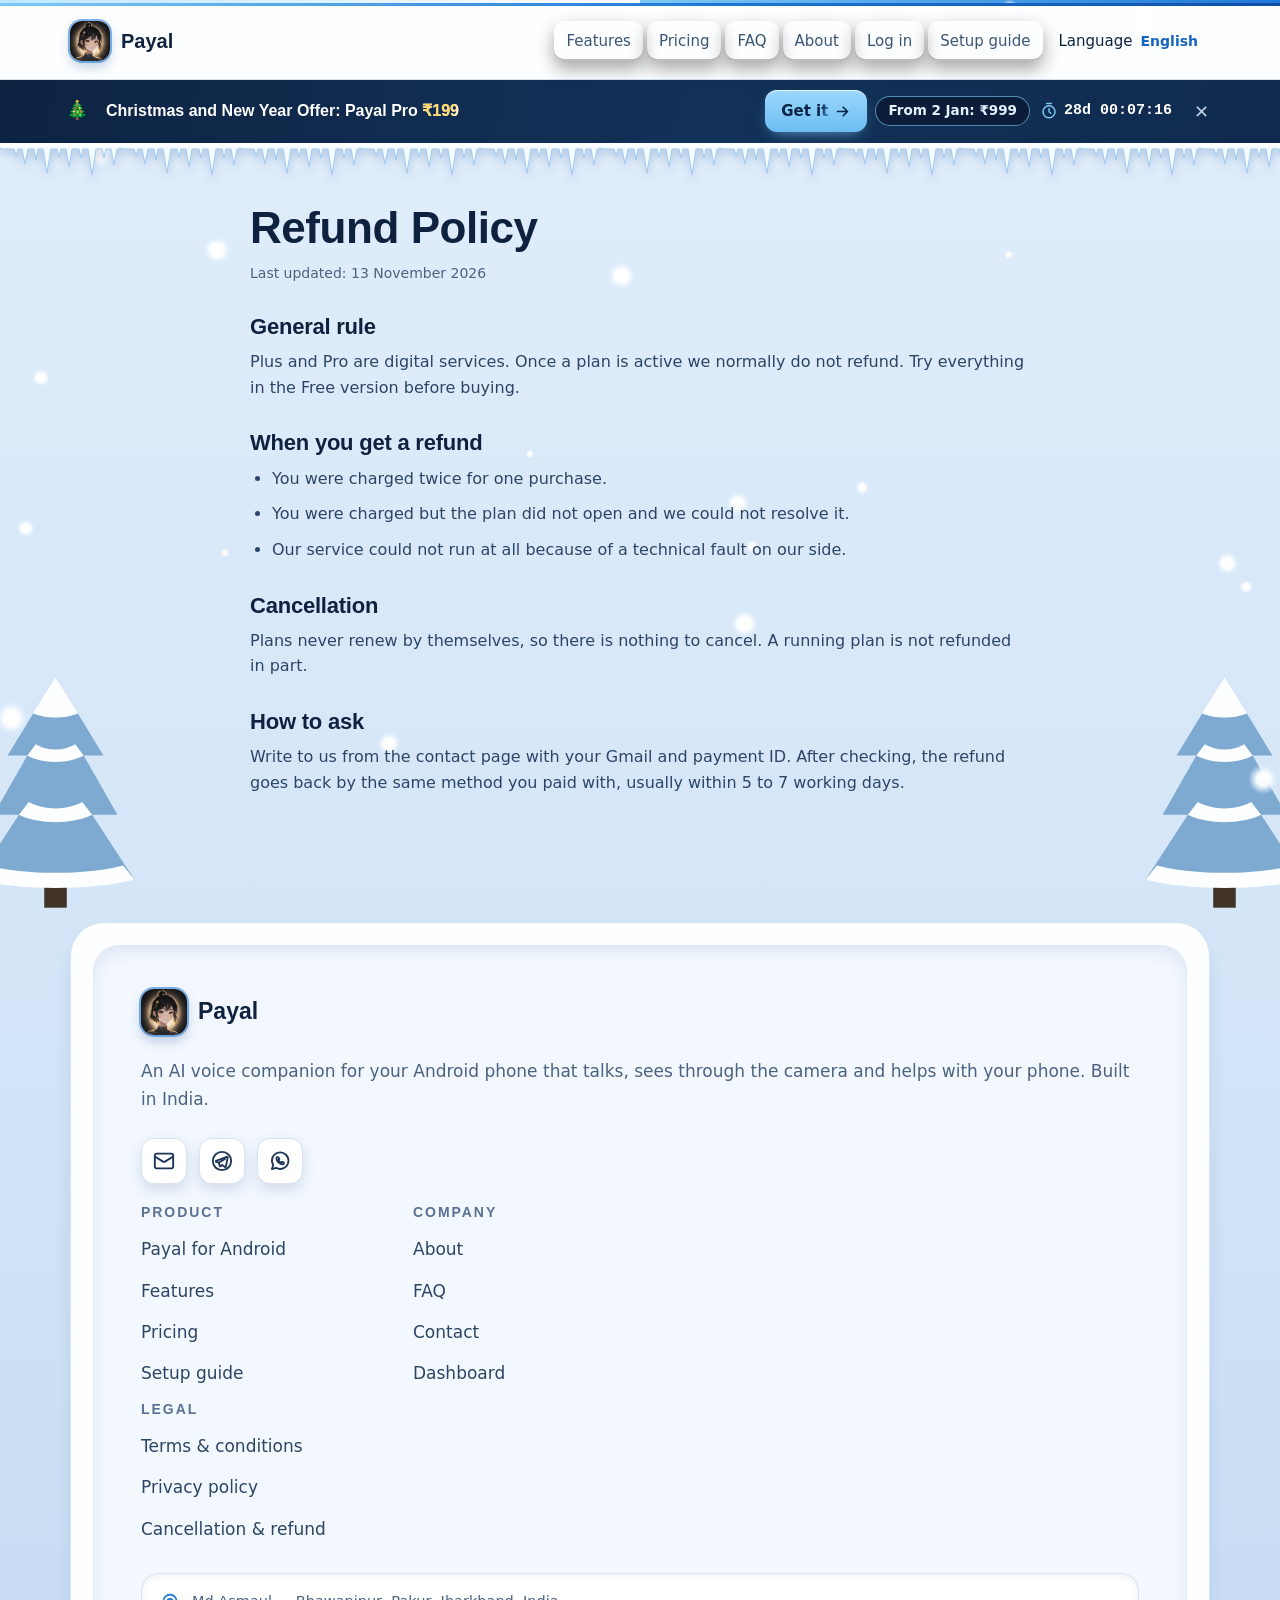
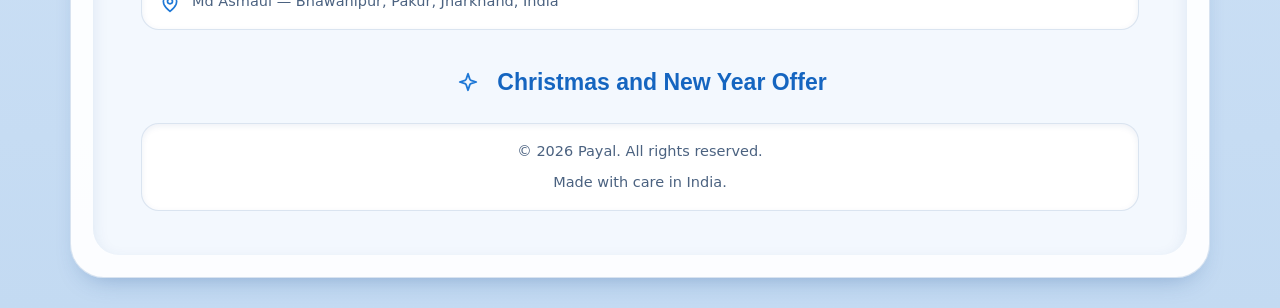
<file: refund.html>
<!doctype html>
<html lang="en">
<head>
<meta charset="utf-8">
<meta name="viewport" content="width=device-width,initial-scale=1">
<title>Refund Policy | Payal</title>
<meta name="description" content="Payal refund policy">
<meta name="theme-color" content="#0d2342">
<meta http-equiv="Content-Security-Policy" content="default-src 'self'; script-src 'self' https://cdn.jsdelivr.net https://checkout.razorpay.com; style-src 'self' 'unsafe-inline' https://fonts.googleapis.com; font-src https://fonts.gstatic.com; img-src 'self' data: https://*.razorpay.com; connect-src 'self' https://hwfifqyssabwwdjlbqty.supabase.co https://api.razorpay.com https://lumberjack.razorpay.com; frame-src https://api.razorpay.com https://checkout.razorpay.com; base-uri 'none'; object-src 'none'; form-action 'self'">
<meta name="referrer" content="strict-origin-when-cross-origin">
<link rel="icon" href="assets/favicon.png">
<meta property="og:type" content="website">
<meta property="og:title" content="Refund Policy | Payal">
<meta property="og:description" content="Payal refund policy">
<meta property="og:image" content="https://payalapp.in/assets/og.jpg">
<meta name="twitter:card" content="summary_large_image">
<link rel="preconnect" href="https://fonts.googleapis.com">
<link rel="preconnect" href="https://fonts.gstatic.com" crossorigin>
<link href="https://fonts.googleapis.com/css2?family=Inter:wght@400;500;600;700&family=Noto+Sans+Devanagari:wght@400;500;600;700&family=Noto+Sans+Bengali:wght@400;500;600;700&family=Poppins:wght@600;700;800&display=swap" rel="stylesheet">
<link rel="stylesheet" href="assets/style.css?v=86">
<link rel="stylesheet" href="assets/winter.css?v=84">
</head>
<body>
<svg width="0" height="0" style="position:absolute" aria-hidden="true"><defs>
<symbol id="i-mic" viewBox="0 0 24 24"><path d="M12 2a3 3 0 0 0-3 3v7a3 3 0 0 0 6 0V5a3 3 0 0 0-3-3Z"/><path d="M19 10v2a7 7 0 0 1-14 0v-2"/><line x1="12" x2="12" y1="19" y2="22"/></symbol>
<symbol id="i-chat" viewBox="0 0 24 24"><path d="M7.9 20A9 9 0 1 0 4 16.1L2 22Z"/></symbol>
<symbol id="i-camera" viewBox="0 0 24 24"><path d="M14.5 4h-5L7 7H4a2 2 0 0 0-2 2v9a2 2 0 0 0 2 2h16a2 2 0 0 0 2-2V9a2 2 0 0 0-2-2h-3l-2.5-3z"/><circle cx="12" cy="13" r="3"/></symbol>
<symbol id="i-phone" viewBox="0 0 24 24"><rect width="14" height="20" x="5" y="2" rx="2"/><path d="M12 18h.01"/></symbol>
<symbol id="i-code" viewBox="0 0 24 24"><polyline points="16 18 22 12 16 6"/><polyline points="8 6 2 12 8 18"/></symbol>
<symbol id="i-pin" viewBox="0 0 24 24"><path d="M20 10c0 6-8 12-8 12s-8-6-8-12a8 8 0 0 1 16 0Z"/><circle cx="12" cy="10" r="3"/></symbol>
<symbol id="i-users" viewBox="0 0 24 24"><path d="M16 21v-2a4 4 0 0 0-4-4H6a4 4 0 0 0-4 4v2"/><circle cx="9" cy="7" r="4"/><path d="M22 21v-2a4 4 0 0 0-3-3.87"/><path d="M16 3.13a4 4 0 0 1 0 7.75"/></symbol>
<symbol id="i-shield" viewBox="0 0 24 24"><path d="M20 13c0 5-3.5 7.5-7.66 8.95a1 1 0 0 1-.67-.01C7.5 20.5 4 18 4 13V6a1 1 0 0 1 1-1c2 0 4.5-1.2 6.24-2.72a1.17 1.17 0 0 1 1.52 0C14.51 3.81 17 5 19 5a1 1 0 0 1 1 1z"/><path d="m9 12 2 2 4-4"/></symbol>
<symbol id="i-download" viewBox="0 0 24 24"><path d="M21 15v4a2 2 0 0 1-2 2H5a2 2 0 0 1-2-2v-4"/><polyline points="7 10 12 15 17 10"/><line x1="12" x2="12" y1="15" y2="3"/></symbol>
<symbol id="i-zap" viewBox="0 0 24 24"><path d="M13 2 3 14h9l-1 8 10-12h-9l1-8z"/></symbol>
<symbol id="i-check" viewBox="0 0 24 24"><path d="M20 6 9 17l-5-5"/></symbol>
<symbol id="i-x" viewBox="0 0 24 24"><path d="M18 6 6 18"/><path d="m6 6 12 12"/></symbol>
<symbol id="i-eye" viewBox="0 0 24 24"><path d="M2 12s3-7 10-7 10 7 10 7-3 7-10 7-10-7-10-7Z"/><circle cx="12" cy="12" r="3"/></symbol>
<symbol id="i-call" viewBox="0 0 24 24"><path d="M22 16.92v3a2 2 0 0 1-2.18 2 19.79 19.79 0 0 1-8.63-3.07 19.5 19.5 0 0 1-6-6 19.79 19.79 0 0 1-3.07-8.67A2 2 0 0 1 4.11 2h3a2 2 0 0 1 2 1.72c.127.96.361 1.903.7 2.81a2 2 0 0 1-.45 2.11L8.09 9.91a16 16 0 0 0 6 6l1.27-1.27a2 2 0 0 1 2.11-.45c.907.339 1.85.573 2.81.7A2 2 0 0 1 22 16.92z"/></symbol>
<symbol id="i-lock" viewBox="0 0 24 24"><rect width="18" height="11" x="3" y="11" rx="2"/><path d="M7 11V7a5 5 0 0 1 10 0v4"/></symbol>
<symbol id="i-sun" viewBox="0 0 32 20"><path d="M16 10L16.00 1.40M16.00 5.01L14.51 2.88M16.00 5.01L17.49 2.88M16 10L8.55 5.70M11.68 7.51L9.09 7.73M11.68 7.51L10.58 5.15M16 10L8.55 14.30M11.68 12.49L10.58 14.85M11.68 12.49L9.09 12.27M16 10L16.00 18.60M16.00 14.99L17.49 17.12M16.00 14.99L14.51 17.12M16 10L23.45 14.30M20.32 12.49L22.91 12.27M20.32 12.49L21.42 14.85M16 10L23.45 5.70M20.32 7.51L21.42 5.15M20.32 7.51L22.91 7.73" fill="none" stroke="#7cc8f7" stroke-width="1.6" stroke-linecap="round"/><circle cx="16" cy="10" r="1.4" fill="#e8f6ff"/></symbol><symbol id="i-spark" viewBox="0 0 24 24"><path d="m12 3-1.9 5.8a2 2 0 0 1-1.3 1.3L3 12l5.8 1.9a2 2 0 0 1 1.3 1.3L12 21l1.9-5.8a2 2 0 0 1 1.3-1.3L21 12l-5.8-1.9a2 2 0 0 1-1.3-1.3z"/></symbol>
<symbol id="i-globe" viewBox="0 0 24 24"><circle cx="12" cy="12" r="10"/><path d="M2 12h20"/><path d="M12 2a15.3 15.3 0 0 1 4 10 15.3 15.3 0 0 1-4 10 15.3 15.3 0 0 1-4-10 15.3 15.3 0 0 1 4-10z"/></symbol>
<symbol id="i-menu" viewBox="0 0 24 24"><line x1="4" x2="20" y1="12" y2="12"/><line x1="4" x2="20" y1="6" y2="6"/><line x1="4" x2="20" y1="18" y2="18"/></symbol>
<symbol id="i-image" viewBox="0 0 24 24"><rect width="18" height="18" x="3" y="3" rx="2"/><circle cx="9" cy="9" r="2"/><path d="m21 15-3.1-3.1a2 2 0 0 0-2.8 0L6 21"/></symbol>
<symbol id="i-clock" viewBox="0 0 24 24"><circle cx="12" cy="12" r="10"/><polyline points="12 6 12 12 16 14"/></symbol>
<symbol id="i-telegram" viewBox="0 0 24 24"><circle cx="12" cy="12" r="10"/><path d="M17.2 7.4 5.6 11.9c-.5.2-.5.9 0 1l2.9 1 1.1 3.5c.1.4.6.5.9.3l1.7-1.4 3 2.2c.4.3.9.1 1-.4l2-9.8c.1-.6-.5-1.1-1-.9Z"/><path d="m8.5 13.9 6.7-4.2"/></symbol><symbol id="i-whatsapp" viewBox="0 0 24 24"><path d="M3.2 20.8l1.4-4.3A9 9 0 1 1 7.6 19.4Z"/><path d="M9 7.8c-.4 0-.9.5-.9 1.3 0 2.9 3.6 6.6 6.8 6.6.8 0 1.3-.5 1.3-.9v-1l-2-.9-.9 1a5.6 5.6 0 0 1-3-3l1-.9-.9-2Z"/></symbol><symbol id="i-mail" viewBox="0 0 24 24"><rect width="20" height="16" x="2" y="4" rx="2"/><path d="m22 7-8.97 5.7a1.94 1.94 0 0 1-2.06 0L2 7"/></symbol></defs></svg>
<header class="nav"><div class="wrap">
<a class="brand" href="index.html"><span class="logo"><img src="assets/favicon.png" alt="Payal"></span><span class="bt"><b>Payal</b></span></a>
<a class="btn ghost sm" id="swap" href="admin.html" hidden>Admin</a>
<button class="burger" id="burger" aria-label="Menu" aria-expanded="false"><span class="b-open"><svg class="i" aria-hidden="true"><use href="#i-menu"/></svg></span><span class="b-close"><svg class="i" aria-hidden="true"><use href="#i-x"/></svg></span></button>
<nav class="links" id="links">
<div class="mlabel">Product</div>
<a class="l pr" href="index.html#plans"><svg class="i" aria-hidden="true"><use href="#i-phone"/></svg> Payal for Android</a>
<a class="l" href="index.html#features">Features</a>
<a class="l" href="index.html#plans">Pricing</a>
<a class="l" href="index.html#faq">FAQ</a>
<a class="l" href="index.html#about">About</a>
<div class="acct" id="acct" hidden><span class="av" id="acctav">A</span><span class="an" id="acctname"></span></div>
<a class="l" id="m-dash" href="account.html">Log in</a>
<a class="l" href="help.html">Setup guide</a>
<a class="l out" id="m-out" href="#" hidden>Log out</a>
</nav></div></header>
<div class="obar" id="obar" hidden><div class="obar-in">
<div class="obar-r1"><svg class="obar-sun" viewBox="0 0 32 20" aria-hidden="true"><path d="M16 10L16.00 1.40M16.00 5.01L14.51 2.88M16.00 5.01L17.49 2.88M16 10L8.55 5.70M11.68 7.51L9.09 7.73M11.68 7.51L10.58 5.15M16 10L8.55 14.30M11.68 12.49L10.58 14.85M11.68 12.49L9.09 12.27M16 10L16.00 18.60M16.00 14.99L17.49 17.12M16.00 14.99L14.51 17.12M16 10L23.45 14.30M20.32 12.49L22.91 12.27M20.32 12.49L21.42 14.85M16 10L23.45 5.70M20.32 7.51L21.42 5.15M20.32 7.51L22.91 7.73" fill="none" stroke="#bfe6ff" stroke-width="1.6" stroke-linecap="round"/><circle cx="16" cy="10" r="1.4" fill="#ffffff"/></svg><span class="obar-t"><span>Winter Offer</span>: Payal Pro <b class="obar-p" data-p="pro" data-noi18n>&#8377;199</b></span><a class="obar-btn" href="plan.html?plan=pro"><span class="shtxt">Get it</span> <svg viewBox="0 0 24 24" aria-hidden="true"><path d="M5 12h14M13 6l6 6-6 6" fill="none" stroke="currentColor" stroke-width="2.4" stroke-linecap="round" stroke-linejoin="round"/></svg></a><button class="obar-x" type="button" aria-label="Close">&#10005;</button></div>
<div class="obar-r2"><span class="obar-pill" id="obar-after" data-noi18n></span><span class="obar-cd"><svg viewBox="0 0 24 24" aria-hidden="true"><circle cx="12" cy="13" r="8" fill="none" stroke="currentColor" stroke-width="2"/><path d="M12 9v4l2.5 2M9 2h6" fill="none" stroke="currentColor" stroke-width="2" stroke-linecap="round"/></svg><b id="obar-cd" data-noi18n>--</b></span></div>
</div></div>
<main class="doc"><h1>Refund Policy</h1><div class="upd">Last updated: 13 November 2026</div><h2>General rule</h2><div><p>Plus and Pro are digital services. Once a plan is active we normally do not refund. Try everything in the Free version before buying.</p></div><h2>When you get a refund</h2><div><ul><li>You were charged twice for one purchase.</li><li>You were charged but the plan did not open and we could not resolve it.</li><li>Our service could not run at all because of a technical fault on our side.</li></ul></div><h2>Cancellation</h2><div><p>Plans never renew by themselves, so there is nothing to cancel. A running plan is not refunded in part.</p></div><h2>How to ask</h2><div><p>Write to us from the contact page with your Gmail and payment ID. After checking, the refund goes back by the same method you paid with, usually within 5 to 7 working days.</p></div></main><footer><div class="wrap"><div class="footouter"><div class="footin">
<a class="brand fbrand" href="index.html"><span class="logo"><img src="assets/favicon.png" alt="Payal"></span><span class="bt"><b>Payal</b></span></a>
<p class="fdesc">An AI voice companion for your Android phone that talks, sees through the camera and helps with your phone. Built in India.</p>
<div class="soc">
<a data-mail href="contact.html" aria-label="Email"><svg class="i" aria-hidden="true"><use href="#i-mail"/></svg></a>
<a href="https://t.me/payalapp_updates" target="_blank" rel="noopener" aria-label="Telegram: Payal App Updates"><svg class="i" aria-hidden="true"><use href="#i-telegram"/></svg></a>
<a href="https://whatsapp.com/channel/0029Vb8r6Ro65yD2i7689K3W" target="_blank" rel="noopener" aria-label="WhatsApp channel: Payal AI"><svg class="i" aria-hidden="true"><use href="#i-whatsapp"/></svg></a>
</div>
<div class="fcols">
<div><h4>Product</h4><a href="index.html#plans">Payal for Android</a><a href="index.html#features">Features</a><a href="index.html#plans">Pricing</a><a href="help.html">Setup guide</a></div>
<div><h4>Company</h4><a href="index.html#about">About</a><a href="index.html#faq">FAQ</a><a href="contact.html">Contact</a><a href="account.html">Dashboard</a></div>
</div>
<div class="flegal"><h4>Legal</h4><a href="terms.html">Terms &amp; conditions</a><a href="privacy.html">Privacy policy</a><a href="refund.html">Cancellation &amp; refund</a></div>
<div class="addrcard"><svg class="i" aria-hidden="true"><use href="#i-pin"/></svg><div class="at">Md Asmaul &mdash; Bhawanipur, Pakur, Jharkhand, India</div></div>
<div class="festive"><svg class="i sun" aria-hidden="true"><use href="#i-sun"/></svg> Winter Offer</div>
<div class="copycard"><span>&copy; <span data-year></span> Payal. All rights reserved.</span><span>Made with care in India.</span></div>
</div></div></div></footer>
<script src="assets/config.js?v=88"></script>
<script src="assets/login.js?v=84"></script>
<script src="assets/i18n-data.js?v=86"></script>
<script src="assets/i18n.js?v=84"></script>
<script src="assets/app.js?v=86"></script>
<script src="assets/home.js?v=84"></script>
<script src="assets/snow.js?v=86"></script>
</body></html>
</file>
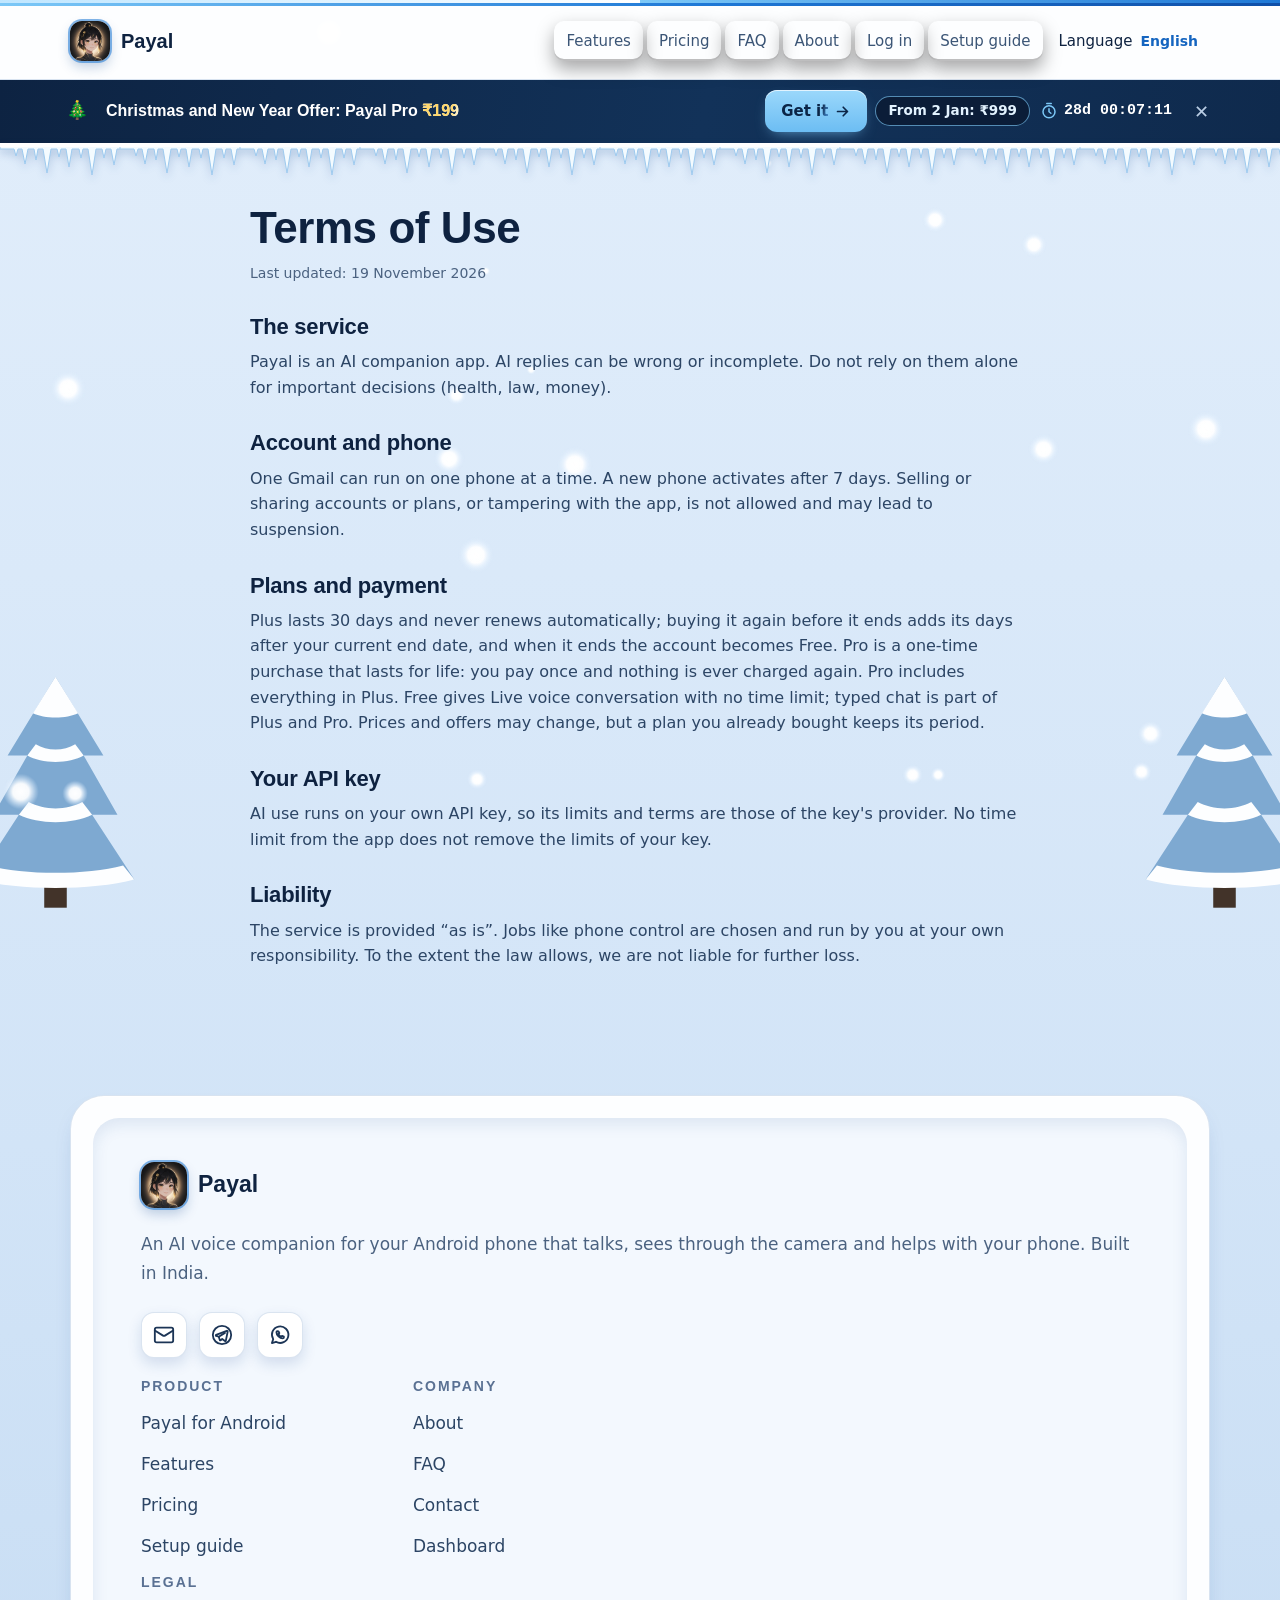
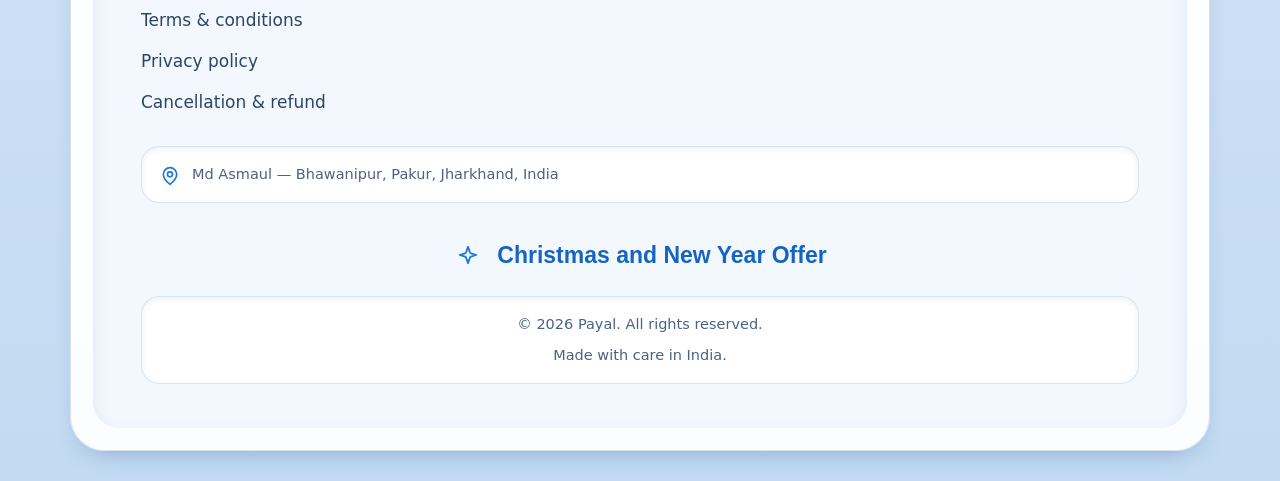
<file: terms.html>
<!doctype html>
<html lang="en">
<head>
<meta charset="utf-8">
<meta name="viewport" content="width=device-width,initial-scale=1">
<title>Terms of Use | Payal</title>
<meta name="description" content="Payal terms of use">
<meta name="theme-color" content="#0d2342">
<meta http-equiv="Content-Security-Policy" content="default-src 'self'; script-src 'self' https://cdn.jsdelivr.net https://checkout.razorpay.com; style-src 'self' 'unsafe-inline' https://fonts.googleapis.com; font-src https://fonts.gstatic.com; img-src 'self' data: https://*.razorpay.com; connect-src 'self' https://hwfifqyssabwwdjlbqty.supabase.co https://api.razorpay.com https://lumberjack.razorpay.com; frame-src https://api.razorpay.com https://checkout.razorpay.com; base-uri 'none'; object-src 'none'; form-action 'self'">
<meta name="referrer" content="strict-origin-when-cross-origin">
<link rel="icon" href="assets/favicon.png">
<meta property="og:type" content="website">
<meta property="og:title" content="Terms of Use | Payal">
<meta property="og:description" content="Payal terms of use">
<meta property="og:image" content="https://payalapp.in/assets/og.jpg">
<meta name="twitter:card" content="summary_large_image">
<link rel="preconnect" href="https://fonts.googleapis.com">
<link rel="preconnect" href="https://fonts.gstatic.com" crossorigin>
<link href="https://fonts.googleapis.com/css2?family=Inter:wght@400;500;600;700&family=Noto+Sans+Devanagari:wght@400;500;600;700&family=Noto+Sans+Bengali:wght@400;500;600;700&family=Poppins:wght@600;700;800&display=swap" rel="stylesheet">
<link rel="stylesheet" href="assets/style.css?v=86">
<link rel="stylesheet" href="assets/winter.css?v=84">
</head>
<body>
<svg width="0" height="0" style="position:absolute" aria-hidden="true"><defs>
<symbol id="i-mic" viewBox="0 0 24 24"><path d="M12 2a3 3 0 0 0-3 3v7a3 3 0 0 0 6 0V5a3 3 0 0 0-3-3Z"/><path d="M19 10v2a7 7 0 0 1-14 0v-2"/><line x1="12" x2="12" y1="19" y2="22"/></symbol>
<symbol id="i-chat" viewBox="0 0 24 24"><path d="M7.9 20A9 9 0 1 0 4 16.1L2 22Z"/></symbol>
<symbol id="i-camera" viewBox="0 0 24 24"><path d="M14.5 4h-5L7 7H4a2 2 0 0 0-2 2v9a2 2 0 0 0 2 2h16a2 2 0 0 0 2-2V9a2 2 0 0 0-2-2h-3l-2.5-3z"/><circle cx="12" cy="13" r="3"/></symbol>
<symbol id="i-phone" viewBox="0 0 24 24"><rect width="14" height="20" x="5" y="2" rx="2"/><path d="M12 18h.01"/></symbol>
<symbol id="i-code" viewBox="0 0 24 24"><polyline points="16 18 22 12 16 6"/><polyline points="8 6 2 12 8 18"/></symbol>
<symbol id="i-pin" viewBox="0 0 24 24"><path d="M20 10c0 6-8 12-8 12s-8-6-8-12a8 8 0 0 1 16 0Z"/><circle cx="12" cy="10" r="3"/></symbol>
<symbol id="i-users" viewBox="0 0 24 24"><path d="M16 21v-2a4 4 0 0 0-4-4H6a4 4 0 0 0-4 4v2"/><circle cx="9" cy="7" r="4"/><path d="M22 21v-2a4 4 0 0 0-3-3.87"/><path d="M16 3.13a4 4 0 0 1 0 7.75"/></symbol>
<symbol id="i-shield" viewBox="0 0 24 24"><path d="M20 13c0 5-3.5 7.5-7.66 8.95a1 1 0 0 1-.67-.01C7.5 20.5 4 18 4 13V6a1 1 0 0 1 1-1c2 0 4.5-1.2 6.24-2.72a1.17 1.17 0 0 1 1.52 0C14.51 3.81 17 5 19 5a1 1 0 0 1 1 1z"/><path d="m9 12 2 2 4-4"/></symbol>
<symbol id="i-download" viewBox="0 0 24 24"><path d="M21 15v4a2 2 0 0 1-2 2H5a2 2 0 0 1-2-2v-4"/><polyline points="7 10 12 15 17 10"/><line x1="12" x2="12" y1="15" y2="3"/></symbol>
<symbol id="i-zap" viewBox="0 0 24 24"><path d="M13 2 3 14h9l-1 8 10-12h-9l1-8z"/></symbol>
<symbol id="i-check" viewBox="0 0 24 24"><path d="M20 6 9 17l-5-5"/></symbol>
<symbol id="i-x" viewBox="0 0 24 24"><path d="M18 6 6 18"/><path d="m6 6 12 12"/></symbol>
<symbol id="i-eye" viewBox="0 0 24 24"><path d="M2 12s3-7 10-7 10 7 10 7-3 7-10 7-10-7-10-7Z"/><circle cx="12" cy="12" r="3"/></symbol>
<symbol id="i-call" viewBox="0 0 24 24"><path d="M22 16.92v3a2 2 0 0 1-2.18 2 19.79 19.79 0 0 1-8.63-3.07 19.5 19.5 0 0 1-6-6 19.79 19.79 0 0 1-3.07-8.67A2 2 0 0 1 4.11 2h3a2 2 0 0 1 2 1.72c.127.96.361 1.903.7 2.81a2 2 0 0 1-.45 2.11L8.09 9.91a16 16 0 0 0 6 6l1.27-1.27a2 2 0 0 1 2.11-.45c.907.339 1.85.573 2.81.7A2 2 0 0 1 22 16.92z"/></symbol>
<symbol id="i-lock" viewBox="0 0 24 24"><rect width="18" height="11" x="3" y="11" rx="2"/><path d="M7 11V7a5 5 0 0 1 10 0v4"/></symbol>
<symbol id="i-sun" viewBox="0 0 32 20"><path d="M16 10L16.00 1.40M16.00 5.01L14.51 2.88M16.00 5.01L17.49 2.88M16 10L8.55 5.70M11.68 7.51L9.09 7.73M11.68 7.51L10.58 5.15M16 10L8.55 14.30M11.68 12.49L10.58 14.85M11.68 12.49L9.09 12.27M16 10L16.00 18.60M16.00 14.99L17.49 17.12M16.00 14.99L14.51 17.12M16 10L23.45 14.30M20.32 12.49L22.91 12.27M20.32 12.49L21.42 14.85M16 10L23.45 5.70M20.32 7.51L21.42 5.15M20.32 7.51L22.91 7.73" fill="none" stroke="#7cc8f7" stroke-width="1.6" stroke-linecap="round"/><circle cx="16" cy="10" r="1.4" fill="#e8f6ff"/></symbol><symbol id="i-spark" viewBox="0 0 24 24"><path d="m12 3-1.9 5.8a2 2 0 0 1-1.3 1.3L3 12l5.8 1.9a2 2 0 0 1 1.3 1.3L12 21l1.9-5.8a2 2 0 0 1 1.3-1.3L21 12l-5.8-1.9a2 2 0 0 1-1.3-1.3z"/></symbol>
<symbol id="i-globe" viewBox="0 0 24 24"><circle cx="12" cy="12" r="10"/><path d="M2 12h20"/><path d="M12 2a15.3 15.3 0 0 1 4 10 15.3 15.3 0 0 1-4 10 15.3 15.3 0 0 1-4-10 15.3 15.3 0 0 1 4-10z"/></symbol>
<symbol id="i-menu" viewBox="0 0 24 24"><line x1="4" x2="20" y1="12" y2="12"/><line x1="4" x2="20" y1="6" y2="6"/><line x1="4" x2="20" y1="18" y2="18"/></symbol>
<symbol id="i-image" viewBox="0 0 24 24"><rect width="18" height="18" x="3" y="3" rx="2"/><circle cx="9" cy="9" r="2"/><path d="m21 15-3.1-3.1a2 2 0 0 0-2.8 0L6 21"/></symbol>
<symbol id="i-clock" viewBox="0 0 24 24"><circle cx="12" cy="12" r="10"/><polyline points="12 6 12 12 16 14"/></symbol>
<symbol id="i-telegram" viewBox="0 0 24 24"><circle cx="12" cy="12" r="10"/><path d="M17.2 7.4 5.6 11.9c-.5.2-.5.9 0 1l2.9 1 1.1 3.5c.1.4.6.5.9.3l1.7-1.4 3 2.2c.4.3.9.1 1-.4l2-9.8c.1-.6-.5-1.1-1-.9Z"/><path d="m8.5 13.9 6.7-4.2"/></symbol><symbol id="i-whatsapp" viewBox="0 0 24 24"><path d="M3.2 20.8l1.4-4.3A9 9 0 1 1 7.6 19.4Z"/><path d="M9 7.8c-.4 0-.9.5-.9 1.3 0 2.9 3.6 6.6 6.8 6.6.8 0 1.3-.5 1.3-.9v-1l-2-.9-.9 1a5.6 5.6 0 0 1-3-3l1-.9-.9-2Z"/></symbol><symbol id="i-mail" viewBox="0 0 24 24"><rect width="20" height="16" x="2" y="4" rx="2"/><path d="m22 7-8.97 5.7a1.94 1.94 0 0 1-2.06 0L2 7"/></symbol></defs></svg>
<header class="nav"><div class="wrap">
<a class="brand" href="index.html"><span class="logo"><img src="assets/favicon.png" alt="Payal"></span><span class="bt"><b>Payal</b></span></a>
<a class="btn ghost sm" id="swap" href="admin.html" hidden>Admin</a>
<button class="burger" id="burger" aria-label="Menu" aria-expanded="false"><span class="b-open"><svg class="i" aria-hidden="true"><use href="#i-menu"/></svg></span><span class="b-close"><svg class="i" aria-hidden="true"><use href="#i-x"/></svg></span></button>
<nav class="links" id="links">
<div class="mlabel">Product</div>
<a class="l pr" href="index.html#plans"><svg class="i" aria-hidden="true"><use href="#i-phone"/></svg> Payal for Android</a>
<a class="l" href="index.html#features">Features</a>
<a class="l" href="index.html#plans">Pricing</a>
<a class="l" href="index.html#faq">FAQ</a>
<a class="l" href="index.html#about">About</a>
<div class="acct" id="acct" hidden><span class="av" id="acctav">A</span><span class="an" id="acctname"></span></div>
<a class="l" id="m-dash" href="account.html">Log in</a>
<a class="l" href="help.html">Setup guide</a>
<a class="l out" id="m-out" href="#" hidden>Log out</a>
</nav></div></header>
<div class="obar" id="obar" hidden><div class="obar-in">
<div class="obar-r1"><svg class="obar-sun" viewBox="0 0 32 20" aria-hidden="true"><path d="M16 10L16.00 1.40M16.00 5.01L14.51 2.88M16.00 5.01L17.49 2.88M16 10L8.55 5.70M11.68 7.51L9.09 7.73M11.68 7.51L10.58 5.15M16 10L8.55 14.30M11.68 12.49L10.58 14.85M11.68 12.49L9.09 12.27M16 10L16.00 18.60M16.00 14.99L17.49 17.12M16.00 14.99L14.51 17.12M16 10L23.45 14.30M20.32 12.49L22.91 12.27M20.32 12.49L21.42 14.85M16 10L23.45 5.70M20.32 7.51L21.42 5.15M20.32 7.51L22.91 7.73" fill="none" stroke="#bfe6ff" stroke-width="1.6" stroke-linecap="round"/><circle cx="16" cy="10" r="1.4" fill="#ffffff"/></svg><span class="obar-t"><span>Winter Offer</span>: Payal Pro <b class="obar-p" data-p="pro" data-noi18n>&#8377;199</b></span><a class="obar-btn" href="plan.html?plan=pro"><span class="shtxt">Get it</span> <svg viewBox="0 0 24 24" aria-hidden="true"><path d="M5 12h14M13 6l6 6-6 6" fill="none" stroke="currentColor" stroke-width="2.4" stroke-linecap="round" stroke-linejoin="round"/></svg></a><button class="obar-x" type="button" aria-label="Close">&#10005;</button></div>
<div class="obar-r2"><span class="obar-pill" id="obar-after" data-noi18n></span><span class="obar-cd"><svg viewBox="0 0 24 24" aria-hidden="true"><circle cx="12" cy="13" r="8" fill="none" stroke="currentColor" stroke-width="2"/><path d="M12 9v4l2.5 2M9 2h6" fill="none" stroke="currentColor" stroke-width="2" stroke-linecap="round"/></svg><b id="obar-cd" data-noi18n>--</b></span></div>
</div></div>
<main class="doc"><h1>Terms of Use</h1><div class="upd">Last updated: 19 November 2026</div><h2>The service</h2><div><p>Payal is an AI companion app. AI replies can be wrong or incomplete. Do not rely on them alone for important decisions (health, law, money).</p></div><h2>Account and phone</h2><div><p>One Gmail can run on one phone at a time. A new phone activates after 7 days. Selling or sharing accounts or plans, or tampering with the app, is not allowed and may lead to suspension.</p></div><h2>Plans and payment</h2><div><p>Plus lasts 30 days and never renews automatically; buying it again before it ends adds its days after your current end date, and when it ends the account becomes Free. Pro is a one-time purchase that lasts for life: you pay once and nothing is ever charged again. Pro includes everything in Plus. Free gives Live voice conversation with no time limit; typed chat is part of Plus and Pro. Prices and offers may change, but a plan you already bought keeps its period.</p></div><h2>Your API key</h2><div><p>AI use runs on your own API key, so its limits and terms are those of the key's provider. No time limit from the app does not remove the limits of your key.</p></div><h2>Liability</h2><div><p>The service is provided “as is”. Jobs like phone control are chosen and run by you at your own responsibility. To the extent the law allows, we are not liable for further loss.</p></div></main><footer><div class="wrap"><div class="footouter"><div class="footin">
<a class="brand fbrand" href="index.html"><span class="logo"><img src="assets/favicon.png" alt="Payal"></span><span class="bt"><b>Payal</b></span></a>
<p class="fdesc">An AI voice companion for your Android phone that talks, sees through the camera and helps with your phone. Built in India.</p>
<div class="soc">
<a data-mail href="contact.html" aria-label="Email"><svg class="i" aria-hidden="true"><use href="#i-mail"/></svg></a>
<a href="https://t.me/payalapp_updates" target="_blank" rel="noopener" aria-label="Telegram: Payal App Updates"><svg class="i" aria-hidden="true"><use href="#i-telegram"/></svg></a>
<a href="https://whatsapp.com/channel/0029Vb8r6Ro65yD2i7689K3W" target="_blank" rel="noopener" aria-label="WhatsApp channel: Payal AI"><svg class="i" aria-hidden="true"><use href="#i-whatsapp"/></svg></a>
</div>
<div class="fcols">
<div><h4>Product</h4><a href="index.html#plans">Payal for Android</a><a href="index.html#features">Features</a><a href="index.html#plans">Pricing</a><a href="help.html">Setup guide</a></div>
<div><h4>Company</h4><a href="index.html#about">About</a><a href="index.html#faq">FAQ</a><a href="contact.html">Contact</a><a href="account.html">Dashboard</a></div>
</div>
<div class="flegal"><h4>Legal</h4><a href="terms.html">Terms &amp; conditions</a><a href="privacy.html">Privacy policy</a><a href="refund.html">Cancellation &amp; refund</a></div>
<div class="addrcard"><svg class="i" aria-hidden="true"><use href="#i-pin"/></svg><div class="at">Md Asmaul &mdash; Bhawanipur, Pakur, Jharkhand, India</div></div>
<div class="festive"><svg class="i sun" aria-hidden="true"><use href="#i-sun"/></svg> Winter Offer</div>
<div class="copycard"><span>&copy; <span data-year></span> Payal. All rights reserved.</span><span>Made with care in India.</span></div>
</div></div></div></footer>
<script src="assets/config.js?v=88"></script>
<script src="assets/login.js?v=84"></script>
<script src="assets/i18n-data.js?v=86"></script>
<script src="assets/i18n.js?v=84"></script>
<script src="assets/app.js?v=86"></script>
<script src="assets/home.js?v=84"></script>
<script src="assets/snow.js?v=86"></script>
</body></html>
</file>
<file: assets/style.css>
:root{
  --bg:#1b1a1e;--bg2:#222126;--card:#2a292f;--card2:#222126;--line:rgba(255,255,255,.09);--line2:rgba(255,138,42,.30);
  --text:#f3efe8;--muted:#a7a3ad;--cyan:#ff8a2a;--violet:#d9531c;--pink:#ffc46e;--gold:#ff8a2a;--gold2:#ffc46e;--green:#3ddc97;
  --grad:linear-gradient(180deg,#ffa046,#e8601c);
  --shadow:0 24px 50px -22px rgba(0,0,0,.75),0 2px 0 rgba(255,255,255,.04) inset;
  --r:22px;--max:1180px;
}
*{box-sizing:border-box;margin:0;padding:0}
html{scroll-behavior:smooth;-webkit-text-size-adjust:100%;scroll-padding-top:78px}
body{background:var(--bg);color:var(--text);font-family:'Inter','Noto Sans Devanagari',system-ui,sans-serif;line-height:1.6;overflow-x:hidden}
body:before{content:"";position:fixed;inset:0;z-index:-2;background:radial-gradient(circle 60vw at 85% 0%,rgba(255,138,42,.10),transparent),radial-gradient(circle 55vw at 0% 60%,rgba(255,196,110,.05),transparent),linear-gradient(180deg,#201f24,#1b1a1e 60%,#18171b)}
img{max-width:100%;display:block}
a{color:inherit;text-decoration:none}
h1,h2,h3,h4{font-family:'Poppins','Noto Sans Devanagari',sans-serif;line-height:1.15;letter-spacing:-.01em}
.wrap{max-width:var(--max);margin:0 auto;padding:0 20px}
html[lang=hi] .en{display:none!important}
html[lang=en] .hi{display:none!important}
.grad{background:linear-gradient(180deg,#ffc88a,#ff8a2a);-webkit-background-clip:text;background-clip:text;color:transparent;-webkit-text-fill-color:transparent}
.mono{font-family:ui-monospace,Menlo,Consolas,monospace}
.i{width:1.15em;height:1.15em;stroke:currentColor;fill:none;stroke-width:2;stroke-linecap:round;stroke-linejoin:round;flex:none}

/* nav */
.nav{position:sticky;top:0;z-index:50;backdrop-filter:blur(18px);-webkit-backdrop-filter:blur(18px);background:rgba(34,33,38,.86);border-bottom:1px solid var(--line)}
.nav .wrap{display:flex;align-items:center;gap:14px;height:68px}
.brand{display:flex;align-items:center;gap:11px;font-family:'Poppins',sans-serif;font-weight:700;font-size:20px}
.brand img{width:38px;height:38px;border-radius:12px;box-shadow:0 0 0 2px rgba(255,138,42,.55)}
.links{display:flex;gap:4px;margin-left:auto;align-items:center}
.links a.l{padding:8px 12px;border-radius:10px;color:var(--muted);font-size:15px;font-weight:500;transition:.2s}
.links a.l:hover{color:#fff;background:rgba(255,255,255,.06)}
.lang{border:1px solid var(--line);background:transparent;color:var(--text);padding:7px 12px;border-radius:999px;font-size:13px;cursor:pointer;font-weight:600}
.lang:hover{border-color:var(--gold)}
.burger{display:none;margin-left:8px;background:var(--card);border:1px solid var(--line);color:#fff;border-radius:14px;width:48px;height:48px;font-size:22px;cursor:pointer;box-shadow:var(--shadow)}
.dl-top{display:none;margin-left:auto}
.btn{display:inline-flex;align-items:center;justify-content:center;gap:9px;padding:14px 24px;border-radius:14px;font-weight:700;font-size:15.5px;border:1px solid transparent;cursor:pointer;transition:transform .15s,box-shadow .2s,background .2s,filter .2s;font-family:inherit;white-space:nowrap}
.btn:active{transform:scale(.97)}
.btn.primary{background:var(--grad);color:#1c1403;box-shadow:0 12px 26px -10px rgba(255,138,42,.65),0 1px 0 rgba(255,255,255,.45) inset}
.btn.primary:hover{filter:brightness(1.07);transform:translateY(-1px)}
.btn.ghost{background:var(--card);border-color:var(--line);color:#fff;box-shadow:var(--shadow)}
.btn.ghost:hover{background:#34333a}
.btn.outline{background:transparent;border-color:var(--line2);color:var(--gold2)}
.btn.green{background:#25d366;color:#06240f}
.btn.sm{padding:9px 15px;font-size:14px;border-radius:12px}
.btn.lg{padding:17px 30px;font-size:17px;border-radius:16px}

/* hero */
.hero{padding:62px 0 34px}
.hero .wrap{display:grid;grid-template-columns:1.05fr .95fr;gap:34px;align-items:center}
.chip{display:inline-flex;align-items:center;gap:9px;padding:7px 14px;border-radius:999px;border:1px solid var(--line2);background:rgba(255,138,42,.07);font-size:12.5px;color:var(--gold2);font-weight:700;letter-spacing:.12em;text-transform:uppercase}
.chip i{width:8px;height:8px;border-radius:50%;background:var(--green);box-shadow:0 0 0 0 rgba(61,220,151,.7);animation:pulse 1.8s infinite}
@keyframes pulse{70%{box-shadow:0 0 0 9px rgba(61,220,151,0)}100%{box-shadow:0 0 0 0 rgba(61,220,151,0)}}
.hero h1{font-size:clamp(40px,6.4vw,72px);margin:20px 0 16px;font-weight:800}
.hero p.lead{font-size:clamp(16px,2vw,19px);color:var(--muted);max-width:560px}
.cta{display:flex;flex-wrap:wrap;gap:12px;margin:26px 0 20px}
.badges{display:flex;flex-wrap:wrap;gap:10px;padding:12px 14px;border-radius:18px;background:var(--card2);border:1px solid var(--line);max-width:560px}
.badges span{display:inline-flex;align-items:center;gap:8px;font-size:13.5px;color:var(--muted);padding:3px 8px}
.badges .i{color:var(--gold);width:1.2em;height:1.2em}
.cmd{margin-top:18px;max-width:560px;border-radius:20px;background:#17161a;border:1px solid var(--line);box-shadow:var(--shadow);overflow:hidden}
.cmd .bar{display:flex;align-items:center;gap:8px;padding:11px 16px;border-bottom:1px solid var(--line);font-size:12.5px;color:var(--muted);font-family:ui-monospace,Menlo,Consolas,monospace}
.cmd .bar i{width:9px;height:9px;border-radius:50%;background:#4a4852}
.cmd .bar i:first-child{background:var(--gold)}
.cmd .row1{padding:18px 18px 8px;font-size:18px;font-weight:600;min-height:62px;display:flex;align-items:center;gap:6px}
.cmd .row1 b{display:inline-block;width:2px;height:1.2em;background:var(--gold);animation:blink 1s steps(2) infinite}
@keyframes blink{50%{opacity:0}}
.cmd .wv{display:flex;align-items:center;gap:10px;padding:6px 18px 16px;color:var(--muted);font-size:13px}
.cmd .wv span{display:inline-flex;gap:3px;align-items:center;height:18px}
.cmd .wv u{display:block;width:3px;border-radius:3px;background:var(--gold);height:6px;animation:bar 1.1s ease-in-out infinite}
.cmd .wv u:nth-child(2){animation-delay:.15s}.cmd .wv u:nth-child(3){animation-delay:.3s}.cmd .wv u:nth-child(4){animation-delay:.45s}.cmd .wv u:nth-child(5){animation-delay:.6s}
@keyframes bar{50%{height:18px}}
.stage{position:relative;aspect-ratio:1/1.12;max-width:520px;margin:0 auto;width:100%}
.stage .photo{position:absolute;inset:0 0 14% 0;-webkit-mask-image:radial-gradient(circle at 50% 46%,#000 52%,transparent 74%);mask-image:radial-gradient(circle at 50% 46%,#000 52%,transparent 74%);animation:float 7s ease-in-out infinite}
.stage .photo img{width:100%;height:100%;object-fit:cover}
@keyframes float{50%{transform:translateY(-8px)}}
.stage canvas{position:absolute;left:50%;bottom:-2%;transform:translateX(-50%);width:62%;aspect-ratio:1;cursor:pointer}
.stage .tag{position:absolute;display:inline-flex;align-items:center;gap:8px;padding:8px 13px;border-radius:14px;background:rgba(27,26,30,.82);border:1px solid var(--line2);backdrop-filter:blur(10px);font-size:13px;font-weight:600;box-shadow:0 10px 30px -10px #000}
.stage .tag .i{color:var(--gold)}
.t1{left:-2%;top:16%;animation:float 6s ease-in-out infinite}.t2{right:-3%;top:34%;animation:float 8s ease-in-out infinite .6s}.t3{left:2%;bottom:30%;animation:float 7s ease-in-out infinite 1.2s}
.hint{position:absolute;bottom:-26px;left:0;right:0;text-align:center;font-size:12px;color:var(--muted)}

/* sections */
section{padding:84px 0;position:relative}
.sh{text-align:center;max-width:720px;margin:0 auto 46px}
.sh .eyebrow,.eb{color:var(--gold);font-weight:700;letter-spacing:.18em;font-size:12.5px;text-transform:uppercase}
.sh h2{font-size:clamp(28px,4.4vw,44px);margin:12px 0 12px;font-weight:800}
.sh p{color:var(--muted);font-size:17px}
.grid{display:grid;gap:18px}
.g2{grid-template-columns:repeat(2,1fr)}.g3{grid-template-columns:repeat(3,1fr)}.g4{grid-template-columns:repeat(4,1fr)}
.card{background:var(--card);border:1px solid var(--line);border-radius:var(--r);padding:26px;box-shadow:var(--shadow);transition:transform .25s,border-color .25s}
.card:hover{transform:translateY(-3px);border-color:var(--line2)}
.ic{width:52px;height:52px;border-radius:16px;display:grid;place-items:center;font-size:24px;margin-bottom:16px;background:#1b1a1e;border:1px solid var(--line2);color:var(--gold);box-shadow:inset 0 1px 0 rgba(255,255,255,.05)}
.ic .i{width:24px;height:24px}
.card h3{font-size:19px;margin-bottom:8px}
.card p{color:var(--muted);font-size:15px}
.card .ex{display:block;margin-top:14px;color:var(--gold2);font-size:14px;font-weight:600}

/* download strip */
.dlstrip{padding:20px 0 6px}
.dlcard{display:grid;grid-template-columns:auto 1fr auto;gap:22px;align-items:center;padding:26px 28px;border-radius:26px;background:linear-gradient(135deg,#2c2a31,#25232a);border:1px solid var(--line2);box-shadow:var(--shadow)}
.dlcard .ico{width:64px;height:64px;border-radius:18px;background:var(--grad);display:grid;place-items:center;color:#1c1403}
.dlcard .ico .i{width:30px;height:30px}
.dlcard h2{font-size:clamp(22px,3vw,30px);margin-bottom:6px}
.dlcard p{color:var(--muted);font-size:15px}
.dlmeta{display:flex;flex-wrap:wrap;gap:8px 18px;margin-top:12px;font-size:13.5px;color:var(--muted)}
.dlmeta b{color:#fff;font-weight:600}
.dlcard .acts{display:grid;gap:10px;justify-items:stretch;min-width:230px}
.dlcard .small{font-size:13px;color:var(--muted);text-align:center}

/* feature groups */
.fg{margin-top:44px}
.fg:first-of-type{margin-top:0}
.fg>.eb{display:block;margin:0 0 16px 4px}

/* plans */
.plans{align-items:stretch}
.plan{position:relative;display:flex;flex-direction:column;padding:30px 26px;border-radius:26px;background:var(--card);border:1px solid var(--line);box-shadow:var(--shadow)}
.plan.pop{background:linear-gradient(180deg,#34302a,#2a292f);border-color:var(--gold)}
.ribbon{position:absolute;top:-13px;left:50%;transform:translateX(-50%);background:var(--grad);color:#1c1403;font-weight:800;font-size:12.5px;padding:6px 14px;border-radius:999px;white-space:nowrap}
.plan h3{font-size:22px}
.plan .sub{color:var(--muted);font-size:14.5px;min-height:44px;margin-top:4px}
.price{margin:18px 0 4px;display:flex;align-items:baseline;gap:10px;flex-wrap:wrap}
.price .now{font-family:'Poppins',sans-serif;font-size:46px;font-weight:800}
.price .mrp{color:var(--muted);text-decoration:line-through;font-size:20px}
.price .per{color:var(--muted);font-size:15px}
.save{display:inline-block;background:rgba(61,220,151,.12);color:var(--green);border:1px solid rgba(61,220,151,.3);padding:4px 11px;border-radius:999px;font-size:13px;font-weight:700;margin-bottom:6px}
.offer{font-size:13px;color:var(--gold2);font-weight:600;margin-bottom:14px;min-height:20px}
.plan ul{list-style:none;margin:16px 0 24px;display:grid;gap:11px;flex:1}
.plan li{display:flex;gap:10px;font-size:15px}
.plan li:before{content:"✓";color:var(--green);font-weight:800}
.plan li.no{color:#78747f}.plan li.no:before{content:"✕";color:#625e69}
.plan .btn{width:100%}
.fine{margin-top:26px;text-align:center;color:var(--muted);font-size:14px}
.rules{display:grid;grid-template-columns:repeat(4,1fr);gap:14px;margin-top:34px}
.rule{padding:18px;border-radius:18px;border:1px dashed rgba(255,255,255,.16);font-size:14.5px;color:var(--muted)}
.rule b{display:block;color:#fff;margin-bottom:4px}

/* compare */
.cmp{margin:46px auto 0;max-width:900px;border-radius:24px;background:var(--card);border:1px solid var(--line);box-shadow:var(--shadow);overflow:hidden}
.cmp h3{padding:22px 24px 6px;font-size:22px}
.cmp>p{padding:0 24px 16px;color:var(--muted);font-size:14.5px}
.cmp table{width:100%;border-collapse:collapse;font-size:14.5px}
.cmp th,.cmp td{padding:13px 12px;border-top:1px solid var(--line);text-align:center}
.cmp th:first-child,.cmp td:first-child{text-align:left;padding-left:24px;color:#e8e4dd}
.cmp thead th{border-top:0;color:var(--muted);font-weight:700;font-size:13px;letter-spacing:.1em;text-transform:uppercase;background:#242329}
.cmp .c-plus{background:rgba(255,138,42,.08)}
.cmp thead .c-plus{color:var(--gold2)}
.cmp .yes{color:var(--green)}.cmp .no{color:#625e69}
.cmp .yes .i,.cmp .no .i{width:20px;height:20px}
.cmp td small{display:block;color:var(--muted);font-size:12px}

/* steps */
.steps{display:grid;grid-template-columns:repeat(4,1fr);gap:18px}
.step{position:relative;padding:26px 22px;border-radius:var(--r);background:var(--card);border:1px solid var(--line);box-shadow:var(--shadow)}
.step .n{font-family:'Poppins',sans-serif;font-weight:800;font-size:46px;line-height:1;color:var(--gold);opacity:.9;margin-bottom:14px;display:block}
.step h3{font-size:18px;margin:0 0 6px}.step p{color:var(--muted);font-size:14.5px}

/* old download block (kept for other pages) */
.dl{display:grid;grid-template-columns:1.1fr .9fr;gap:26px;align-items:center;padding:36px;border-radius:30px;background:var(--card);border:1px solid var(--line)}
.meta{display:grid;grid-template-columns:1fr 1fr;gap:12px;margin:18px 0}
.meta div{padding:12px 14px;border-radius:14px;background:rgba(0,0,0,.25);border:1px solid var(--line);font-size:13.5px;color:var(--muted)}
.meta b{display:block;color:#fff;font-size:15px}
.sha{word-break:break-all;font-size:11.5px;color:var(--muted);margin-top:10px}
.install{padding:22px;border-radius:20px;background:rgba(0,0,0,.25);border:1px solid var(--line)}
.install ol{padding-left:20px;display:grid;gap:9px;color:var(--muted);font-size:15px}

/* faq */
.faq{max-width:860px;margin:0 auto;display:grid;gap:12px}
details{border:1px solid var(--line);border-radius:18px;background:var(--card);padding:0 22px;box-shadow:var(--shadow)}
summary{cursor:pointer;padding:18px 0;font-weight:700;font-size:16.5px;list-style:none;display:flex;justify-content:space-between;gap:12px}
summary::-webkit-details-marker{display:none}
summary:after{content:"+";font-size:22px;color:var(--gold);transition:.2s}
details[open] summary:after{transform:rotate(45deg)}
details p{padding:0 0 18px;color:var(--muted);font-size:15.5px}

/* ready cta */
.ready{padding:30px 0 70px}
.readycard{text-align:center;padding:54px 24px;border-radius:30px;background:linear-gradient(180deg,#2e2c33,#252429);border:1px solid var(--line);box-shadow:var(--shadow)}
.readycard h2{font-size:clamp(28px,4.6vw,46px);margin:12px 0 12px}
.readycard p{color:var(--muted);max-width:520px;margin:0 auto 26px}

/* creator */
.creator{display:grid;grid-template-columns:auto 1fr;gap:34px;align-items:center;padding:36px;border-radius:30px;background:linear-gradient(135deg,#2c2a31,#25232a);border:1px solid var(--line);box-shadow:var(--shadow)}
.cp{position:relative;width:200px;height:200px}
.cp img{position:absolute;inset:16px;width:168px;height:168px;border-radius:50%;object-fit:cover}
.cp .r1,.cp .r2{position:absolute;inset:0;border-radius:50%;animation:spin 4.2s linear infinite;
 background:conic-gradient(from 0deg,transparent 0 55%,#ff8a2a 88%,#ffe3a6 98%,transparent 100%);
 -webkit-mask:radial-gradient(circle,transparent calc(50% - 3px),#000 calc(50% - 2px));mask:radial-gradient(circle,transparent calc(50% - 3px),#000 calc(50% - 2px))}
.cp .r2{inset:6px;animation:spin 2.6s linear infinite reverse;background:conic-gradient(from 0deg,transparent 0 75%,#ffc46e 95%,transparent 100%);-webkit-mask:radial-gradient(circle,transparent calc(50% - 2px),#000 calc(50% - 1px));mask:radial-gradient(circle,transparent calc(50% - 2px),#000 calc(50% - 1px))}
@keyframes spin{to{transform:rotate(360deg)}}
.creator .role{color:var(--gold);font-weight:700;letter-spacing:.2em;font-size:12px}
.creator h3{font-size:34px;margin:6px 0}
.creator p{color:#c9c4cd}

/* footer */
footer{border-top:1px solid var(--line);padding:50px 0 36px;background:#16151a}
.fgrid{display:grid;grid-template-columns:1.5fr 1fr 1fr 1fr;gap:30px}
.fgrid h4{font-size:13px;margin-bottom:12px;color:var(--muted);letter-spacing:.14em;text-transform:uppercase;font-weight:700}
.fgrid a{display:block;color:#d8d4dc;font-size:14.5px;padding:5px 0}
.fgrid a:hover{color:var(--gold2)}
.fgrid .fb p{color:var(--muted);margin-top:12px;max-width:340px;font-size:14.5px}
.soc{display:flex;gap:10px;margin:16px 0 12px}
.soc a{width:46px;height:46px;border-radius:13px;background:var(--card);border:1px solid var(--line);display:grid;place-items:center;padding:0;box-shadow:var(--shadow);color:#e6e2ea}
.soc a:hover{border-color:var(--gold)}
.fgrid a.fline{display:flex;align-items:center;gap:9px;color:#d8d4dc;font-size:14px}
.fgrid a.fline .i{color:#3ddc97}
.addr{margin-top:14px;padding:14px 16px;border-radius:16px;background:var(--card);border:1px solid var(--line);font-size:13.5px;color:var(--muted);display:flex;gap:10px;max-width:360px}
.addr .i{color:var(--gold);margin-top:3px}
.addr b{color:#fff;font-weight:600}
.copy{margin-top:30px;padding-top:20px;border-top:1px solid var(--line);color:var(--muted);font-size:13.5px;display:flex;justify-content:space-between;gap:12px;flex-wrap:wrap}

/* modal */
.modal{position:fixed;inset:0;z-index:100;display:none;place-items:center;background:rgba(8,8,10,.72);backdrop-filter:blur(8px);padding:20px}
.modal.on{display:grid}
.mbox{max-width:460px;width:100%;background:#25242a;border:1px solid var(--line2);border-radius:24px;padding:30px;text-align:center;box-shadow:0 30px 80px -20px #000}
.mbox h3{font-size:24px;margin-bottom:10px}
.mbox p{color:var(--muted);margin-bottom:20px}
.mbox .row{display:grid;gap:10px}

/* legal pages */
.doc{max-width:820px;margin:0 auto;padding:60px 20px 90px}
.doc h1{font-size:clamp(30px,5vw,44px);margin-bottom:8px}
.doc .upd{color:var(--muted);font-size:14px;margin-bottom:30px}
.doc h2{font-size:22px;margin:30px 0 10px}
.doc p,.doc li{color:#cfcad4;font-size:16px;margin-bottom:10px}
.doc ul{padding-left:22px}

/* floating download pill (phones) */
.fdl{position:fixed;left:50%;bottom:16px;transform:translate(-50%,120px);z-index:45;transition:transform .35s ease;display:none}
.fdl.on{transform:translate(-50%,0)}

/* reveal */
.rv{opacity:0;transform:translateY(22px);transition:opacity .7s ease,transform .7s ease}
.rv.in{opacity:1;transform:none}
@media (prefers-reduced-motion:reduce){*{animation:none!important;transition:none!important}.rv{opacity:1;transform:none}}

@media (max-width:980px){
  .hero .wrap,.dl,.creator{grid-template-columns:1fr}
  .g3,.steps,.rules,.g4{grid-template-columns:1fr 1fr}
  .fgrid{grid-template-columns:1fr 1fr}
  .creator{justify-items:center;text-align:center}
  .dlcard{grid-template-columns:auto 1fr}
  .dlcard .acts{grid-column:1/-1}
}
@media (max-width:720px){
  .burger{display:block}
  .dl-top{display:inline-flex}
  .links{display:none;position:absolute;top:68px;left:0;right:0;flex-direction:column;align-items:stretch;gap:8px;padding:14px 16px 20px;background:rgba(27,26,30,.98);border-bottom:1px solid var(--line);margin:0}
  .links.open{display:flex}
  .links a.l{padding:15px 16px;border-radius:14px;background:var(--card);border:1px solid var(--line);color:#f3efe8;font-size:16px}
  .links .lang{padding:13px;border-radius:14px}
  .links .btn.primary{padding:15px}
  .g2,.g3,.steps,.rules,.g4,.fgrid{grid-template-columns:1fr}
  section{padding:62px 0}
  .hero{padding-top:30px}
  .stage .tag{font-size:12px;padding:6px 10px}
  .dl,.creator{padding:24px}
  .meta{grid-template-columns:1fr 1fr}
  .dlcard{grid-template-columns:1fr;padding:22px;gap:16px}
  .dlcard .ico{width:54px;height:54px}
  .cmp th,.cmp td{padding:11px 6px;font-size:13px}
  .cmp th:first-child,.cmp td:first-child{padding-left:14px}
  .fdl{display:inline-flex}
}
[hidden]{display:none!important}

/* ---- Maya-style header and centred hero card ---- */
.nav{background:#2a292e;border-bottom:1px solid rgba(255,255,255,.08)}
.nav::before{content:"";position:absolute;left:0;right:0;top:0;height:3px;background:linear-gradient(90deg,#ff8a2a 0,#f0852e 55%,#e0457b 100%)}
.brand .logo{width:40px;height:40px;border-radius:12px;background:linear-gradient(180deg,#ffa046,#ff8a2a);color:#1b1a1e;display:inline-flex;align-items:center;justify-content:center;font-family:'Poppins',sans-serif;font-weight:800;font-size:22px;box-shadow:none}
.brand .bt{font-weight:400;color:#cfcdd4}.brand .bt b{font-weight:700;color:#fff}
.nav .dl-top{display:none}
.hero2{padding:22px 0 14px}
.herocard{background:#353438;border:1px solid rgba(255,255,255,.1);border-radius:30px;padding:36px 22px 26px;text-align:center;box-shadow:0 18px 50px rgba(0,0,0,.35)}
.pill{display:inline-flex;align-items:center;gap:10px;padding:10px 26px;border-radius:999px;border:1px solid rgba(255,138,42,.4);background:#3b2430;color:#f3ecf5;font-weight:700;font-size:15px}
.pill .i{color:var(--gold)}
.herocard h1{font-size:clamp(38px,9vw,64px);font-weight:800;margin:28px 0 12px;line-height:1.12;letter-spacing:-.02em}
.herocard h1 .grad{display:block;-webkit-text-fill-color:#ffa046;color:#ffa046;background:none;text-shadow:0 0 28px rgba(255,138,42,.45)}
.rot{font-family:'Poppins',sans-serif;font-weight:600;font-size:24px;color:var(--gold);margin:22px 0 20px;min-height:36px}
.herocard .lead{margin:0 auto 26px;max-width:560px;color:#9c9aa3;font-size:17px;line-height:1.75}
.bigbtn{display:flex;align-items:center;justify-content:center;gap:12px;width:100%;padding:20px 18px;border-radius:20px;background:linear-gradient(180deg,#ff9a3a,#f2701c);color:#1b1a1e;font-weight:700;font-size:20px;box-shadow:0 10px 26px rgba(255,138,42,.25)}
.tiles{display:grid;grid-template-columns:1fr 1fr;gap:14px;margin:16px 0}
.tile{display:flex;align-items:center;gap:14px;padding:14px;border-radius:18px;background:#3d3c41;border:1px solid rgba(255,255,255,.06);text-align:left;min-width:0}
.tile .tb{flex:none;width:60px;height:60px;border-radius:16px;background:#4a4437;border:1px solid rgba(255,138,42,.25);display:flex;align-items:center;justify-content:center;color:var(--gold)}
.tile .tb .i{width:26px;height:26px}
.tile b{display:block;font-size:18px;font-weight:700;color:#fff}
.tile small{display:block;font-size:14px;color:#a4a2ab;white-space:nowrap;overflow:hidden;text-overflow:ellipsis}
.wide{display:flex;align-items:center;justify-content:center;gap:12px;width:100%;padding:20px;border-radius:18px;background:#3d3c41;color:#fff;font-weight:700;font-size:19px;border:1px solid rgba(255,255,255,.06)}
.wide .i{color:var(--gold);width:28px;height:28px}
.herocard .badges{margin:26px auto 0;justify-content:center;max-width:none;background:#1f1e23;border-radius:20px;padding:16px}
.herocard .cmd{margin:22px auto 0;text-align:left}
@media(max-width:420px){.tile b{font-size:16px}.tile .tb{width:52px;height:52px}}
.nav .burger{margin-left:auto;width:54px;height:54px}
.nav .wrap{height:76px}
.tile{padding:12px;gap:10px}.tile .tb{width:52px;height:52px}
.herocard .badges{gap:4px 6px}.herocard .badges span{padding:3px 6px;font-size:13px}

/* ---- phone sizing to match the reference (everything smaller, one screen shows the whole hero) ---- */
.brand .logo{background:none;border:0;padding:0;overflow:hidden;box-shadow:0 0 0 2px rgba(255,138,42,.6)}
.brand .logo img{width:100%;height:100%;object-fit:cover;border-radius:0;box-shadow:none}
.demo{padding:6px 0 10px}.demo .cmd{margin:0 auto}
@media(max-width:720px){
html{zoom:.72}
.nav .wrap{height:64px;padding-left:20px;padding-right:20px}
.brand .logo{width:38px;height:38px;border-radius:11px}
.brand{font-size:19px}
.nav .burger{width:46px;height:46px;border-radius:12px}
.hero2{padding:16px 0 10px}.hero2 .wrap{padding-left:24px;padding-right:24px}
.herocard{padding:28px 20px 22px;border-radius:26px}
.pill{padding:8px 22px;font-size:15px}
.herocard h1{font-size:38px;margin:22px 0 8px}
.rot{font-size:20px;margin:14px 0 14px;min-height:28px}
.herocard .lead{font-size:17px;line-height:1.65;margin-bottom:20px}
.bigbtn{padding:16px;font-size:17px;border-radius:16px}
.tiles{gap:12px;margin:14px 0}
.tile{padding:10px 12px;border-radius:15px}.tile .tb{width:44px;height:44px;border-radius:12px}.tile .tb .i{width:22px;height:22px}
.tile b{font-size:16px}.tile small{font-size:13px}
.wide{padding:16px;font-size:16px;border-radius:15px}.wide .i{width:22px;height:22px}
.herocard .badges{margin-top:20px;padding:12px}.herocard .badges span{font-size:14px}
}

/* ---- offer strip and countdown ---- */
.offerbar{display:flex;flex-wrap:wrap;align-items:center;justify-content:center;gap:4px 10px;padding:9px 14px;background:linear-gradient(90deg,#3b2430,#4a3520);border-bottom:1px solid rgba(255,138,42,.35);color:#ffe3a8;font-size:14px;text-align:center}
.offerbar .i{color:var(--gold)}.offerbar b{color:#fff}.offerbar .cd{font-variant-numeric:tabular-nums;color:var(--gold2)}
.offerbar .ofsep{opacity:.5}
.launchline{display:flex;align-items:center;justify-content:center;gap:8px;margin:18px 0 0;color:#ffc88a;font-size:15px;font-weight:600}
.launchline .i{color:var(--gold)}.launchline .cd{font-variant-numeric:tabular-nums;color:#fff}
.cdbox{display:flex;justify-content:center;gap:12px;margin:6px 0 22px}
.cdbox div{min-width:64px;padding:12px 8px;border-radius:14px;background:#17161a;border:1px solid rgba(255,255,255,.09)}
.cdbox b{display:block;font-family:'Poppins',sans-serif;font-size:26px;color:var(--gold2);font-variant-numeric:tabular-nums;line-height:1.1}
.cdbox small{font-size:11px;letter-spacing:.1em;text-transform:uppercase;color:var(--muted)}
.cdbox[hidden],.launchline[hidden],.offerbar[hidden]{display:none!important}

/* ---- Maya-style footer ---- */
footer{padding:26px 0 30px;border:0;background:transparent}
.footouter{background:#353438;border:1px solid rgba(255,255,255,.08);border-radius:34px;padding:22px}
.footin{background:#1f1e23;border-radius:26px;padding:34px 26px 26px;box-shadow:inset 0 0 0 1px rgba(255,255,255,.04)}
.fbrand{margin-bottom:22px}.fbrand .logo{width:46px;height:46px;border-radius:13px}.fbrand .bt{font-size:23px}
.fdesc{color:#a7a5ae;font-size:17px;line-height:1.7;margin:0 0 24px}
.footin .soc{display:flex;gap:12px;flex-wrap:wrap;margin:0 0 20px}
.footin .soc a{width:46px;height:46px;border-radius:13px;background:#2b2a30;border:1px solid rgba(255,255,255,.06);box-shadow:0 6px 14px rgba(0,0,0,.35);display:flex;align-items:center;justify-content:center;color:#d9d7de}
.footin .soc .i{width:22px;height:22px}
.footin .fline{display:flex;align-items:center;gap:10px;color:#c2c0c9;font-size:16px;margin-bottom:30px}.footin .fline .i{color:var(--gold)}
.fcols{display:grid;grid-template-columns:1fr 1fr;gap:24px}
.footin h4{font-family:'Inter',sans-serif;font-size:14px;letter-spacing:.14em;text-transform:uppercase;color:#bfbdc6;margin:0 0 16px;font-weight:700}
.footin .fcols a,.footin .flegal a{display:block;color:#bdbbc4;font-size:17px;margin-bottom:14px}
.flegal{margin-top:26px}
.addrcard{margin-top:30px;padding:16px 18px;border-radius:18px;background:#2b2a30;border:1px solid rgba(255,255,255,.07);color:#b4b2bb;font-size:14.5px;line-height:1.55;display:grid;grid-template-columns:22px 1fr;gap:4px 10px}
.addrcard .i{color:var(--gold);width:20px;height:20px;margin-top:3px}.addrcard .ap{grid-column:2;margin-top:2px}
.festive{display:flex;align-items:center;justify-content:center;gap:14px;margin:34px 0 22px;font-family:'Poppins',sans-serif;font-weight:700;font-size:23px;color:#ffb066}
.festive .i{color:var(--gold);width:24px;height:24px}
.copycard{padding:16px;border-radius:18px;background:#2b2a30;border:1px solid rgba(255,255,255,.07);text-align:center;color:#a7a5ae;font-size:14.5px;display:grid;gap:8px}
@media(min-width:900px){.footin{padding:44px 48px}.flegal{margin-top:0}.fcols{max-width:520px}}

/* ---- Maya-style mobile menu ---- */
.mlabel,.acct,.b-close{display:none}
.links .l .i{width:20px;height:20px}
@media(max-width:720px){
  .burger .b-open,.burger .b-close{display:inline-flex}
  .burger .b-close{display:none}
  .burger.open .b-open{display:none}.burger.open .b-close{display:inline-flex}
  .links{top:100%;background:#37363a;border-bottom:1px solid rgba(255,255,255,.08);padding:20px 16px 24px;gap:9px;box-shadow:0 20px 40px rgba(0,0,0,.5);max-height:calc(100vh - 70px);overflow:auto}
  .mlabel{display:block;font-size:14px;letter-spacing:.1em;text-transform:uppercase;color:#a9a7b0;margin:2px 2px 4px}
  .links a.l{display:flex;align-items:center;gap:14px;padding:15px 16px;border-radius:14px;background:#202024;border:1px solid rgba(255,255,255,.06);box-shadow:0 4px 10px rgba(0,0,0,.35);color:#d6d4db;font-size:17px;font-weight:500}
  .links a.l.pr{color:#e8e6ec}.links a.l.pr .i{color:#e8e6ec}
  .links a.l.out{color:#d92d2d}
  .acct{display:flex;align-items:center;gap:12px;margin:14px 2px 4px;color:#e8e6ec;font-size:18px}
  .acct[hidden]{display:none}
  .acct .av{width:38px;height:38px;border-radius:10px;background:#c2185b;color:#fff;display:inline-flex;align-items:center;justify-content:center;font-weight:700;font-size:18px}
  .links a.l[hidden]{display:none}
}
@media(min-width:721px){.links a.l.pr{display:none}.links a.l.out{display:none}}

/* ---- product card + offer pill (matches reference) ---- */
.prodsec{padding:6px 0 10px}
.prod{background:#353438;border:1px solid rgba(255,255,255,.08);border-radius:26px;overflow:hidden;box-shadow:0 18px 50px rgba(0,0,0,.35)}
.prodimg{display:block;width:100%;height:auto}
.prodbody{padding:22px 22px 24px}
.prodhead{display:flex;align-items:center;gap:14px;margin-bottom:22px}
.prodhead .tb{flex:none;width:52px;height:52px;border-radius:15px;background:#2a2930;border:1px solid rgba(255,255,255,.1);display:flex;align-items:center;justify-content:center;color:var(--gold)}
.prodhead b{display:block;font-family:'Poppins',sans-serif;font-size:22px;color:#fff}
.prodhead small{display:block;color:#a9a7b0;font-size:16px}
.offerlabel,.plan .offer{display:flex;align-items:center;gap:8px;font-weight:700;font-size:14px;letter-spacing:.14em;text-transform:uppercase;color:var(--gold);margin:0 0 10px}
.offerlabel .i{width:16px;height:16px}
.prodprice{display:flex;align-items:baseline;gap:12px;margin-bottom:14px}
.prodprice b{font-family:'Poppins',sans-serif;font-size:44px;color:#fff;line-height:1}
.prodprice span{color:#a9a7b0;font-size:15px}
.after,.plan .save{display:inline-block;padding:8px 16px;border-radius:999px;background:linear-gradient(90deg,#3a1f3d,#1f2240);border:1px solid rgba(255,138,42,.45);color:#ffc88a;font-weight:700;font-size:15px;box-shadow:0 0 18px rgba(255,138,42,.12);margin:0 0 18px}
.checks{list-style:none;padding:0;margin:0 0 22px;display:grid;gap:14px}
.checks li{display:grid;grid-template-columns:22px 1fr;gap:12px;color:#c9c7d0;font-size:16px;line-height:1.45}
.checks .i{color:var(--gold);width:20px;height:20px;margin-top:2px}
.exbtn{display:flex;align-items:center;justify-content:center;gap:10px;padding:17px;border-radius:16px;background:#3b3425;border:1px solid rgba(255,138,42,.4);color:var(--gold2);font-weight:700;font-size:18px}
.exbtn .i{width:20px;height:20px}
.plan .mrp{display:none!important}
.offer-over .after,.offer-over .plan .save,.offer-over .plan .offer,.offer-over .offerlabel,.offer-over [data-after],.offer-over .herocard>.pill,.offer-over .festive{display:none!important}
.plan .save{width:fit-content;max-width:100%}

/* ---- heavy Diwali plan cards ---- */
.plans{grid-template-columns:1fr;gap:20px}
@media(min-width:900px){.plans{grid-template-columns:repeat(3,1fr)}}
.plan.dw{position:relative;overflow:hidden;padding:26px 22px 24px;border-radius:26px;border:1px solid rgba(255,138,42,.35);background:linear-gradient(160deg,#5a1233 0%,#35173f 48%,#1c2050 100%);box-shadow:0 20px 50px rgba(0,0,0,.4),0 0 0 1px rgba(255,255,255,.03) inset;transform:none}
.plan.dw::before{content:"";position:absolute;left:0;right:0;top:0;height:3px;background:linear-gradient(90deg,#ff8a2a,#f0852e,#e0457b)}
.plan.dw .pat{position:absolute;right:-30px;top:-30px;width:230px;height:230px;background:url(rangoli.svg) center/contain no-repeat;opacity:.28;pointer-events:none}
.plan.dw>*{position:relative}.plan.dw>.pat{position:absolute}
.plan.dw .offer{display:flex;align-items:center;gap:10px;margin:0 0 14px;font-size:15px;letter-spacing:.16em;text-transform:uppercase;font-weight:700;color:#ffb066}
.plan.dw .offer::before{content:"";width:30px;height:19px;flex:0 0 auto;background:url("data:image/svg+xml,<svg xmlns='http://www.w3.org/2000/svg' viewBox='0 0 32 20'><circle cx='16' cy='12' r='7' fill='%23ffb347'/><circle cx='16' cy='12' r='4.2' fill='%23ffe08a'/><path d='M3 15h26M6 18.5h20' stroke='%23ff8a2a' stroke-width='1.8' stroke-linecap='round' fill='none'/></svg>") center/contain no-repeat;filter:drop-shadow(0 0 6px rgba(255,138,42,.6))}
.plan.dw h3{font-family:'Poppins',sans-serif;font-size:30px;line-height:1.18;color:#fff;margin:0 0 6px;padding-right:46px}
.plan.dw .price{display:flex;align-items:baseline;gap:12px;margin:6px 0 14px}
.plan.dw .now{font-family:'Poppins',sans-serif;font-weight:800;font-size:52px;line-height:1;color:#ffb066;text-shadow:0 0 22px rgba(255,138,42,.4)}
.plan.dw .per{color:#cfc8d8;font-size:17px}
.plan.dw .save{margin:0 0 16px;font-size:16px}
.plan-cd{margin:0 0 18px;padding:16px 18px;border-radius:18px;border:1px solid rgba(255,255,255,.14);background:rgba(10,8,20,.35)}
.plan-cd small{display:block;color:#cbc4d6;font-size:15px}
.plan-cd .cdl{display:flex;gap:10px;margin:12px 0}
.plan-cd .cdl span{display:inline-flex;align-items:baseline;gap:4px;padding:10px 12px;border-radius:12px;border:1px solid rgba(255,255,255,.16);background:rgba(255,255,255,.04);color:#a9a2b6;font-size:15px}
.plan-cd .cdl b{font-family:'JetBrains Mono',ui-monospace,Menlo,monospace;font-size:21px;color:#fff;font-variant-numeric:tabular-nums}
.psub{margin:0 0 18px;padding-top:18px;border-top:1px solid rgba(255,255,255,.12);color:#cfc8d8;font-size:16px;line-height:1.6}
.plan.dw ul{list-style:none;padding:0;margin:0 0 22px;display:grid;gap:13px}
.plan.dw li{display:grid;grid-template-columns:22px 1fr;gap:12px;color:#ece8f3;font-size:16px;line-height:1.45}
.plan.dw li .i{width:19px;height:19px;margin-top:2px;color:#3ddc97}
.plan.dw li.no{color:#8f88a0}.plan.dw li.no .i{color:#e0457b}
.plan.dw .cta{display:flex;align-items:center;justify-content:center;gap:10px;width:100%;padding:18px;border-radius:16px;font-size:18px;font-weight:700;border:0;cursor:pointer;background:linear-gradient(180deg,#ff9a3a,#f2701c);color:#1b1a1e;box-shadow:0 10px 26px rgba(255,138,42,.28)}
.plan.dw .cta .i{width:20px;height:20px}
.plan.dw .t-reg{display:none}
.offer-over .plan.dw .t-offer{display:none}.offer-over .plan.dw .t-reg{display:block}
.offer-over .plan-cd,.offer-over .plan.dw .offer:not(.static){display:none!important}
.plan.dw li:before,.plan.dw li.no:before{content:none!important;display:none!important}
.plan.dw li{display:grid;grid-template-columns:22px minmax(0,1fr);align-items:start}
.plan.dw ul{flex:none;margin:0 0 22px}

/* ---- soft 3D look: raised parts get a light top edge, recessed parts get an inner shadow ---- */
.herocard,.prod,.footouter{box-shadow:inset 0 1px 0 rgba(255,255,255,.14),inset 0 -2px 0 rgba(0,0,0,.25),0 26px 60px rgba(0,0,0,.5)}
.plan.dw{box-shadow:inset 0 1px 0 rgba(255,255,255,.16),inset 0 -2px 0 rgba(0,0,0,.3),0 26px 60px rgba(0,0,0,.5)}
.bigbtn,.exbtn,.plan.dw .cta,.btn.primary{box-shadow:inset 0 2px 0 rgba(255,255,255,.5),inset 0 -4px 0 rgba(0,0,0,.2),0 12px 24px rgba(255,138,42,.28),0 3px 0 rgba(120,70,0,.5)}
.exbtn{box-shadow:inset 0 1px 0 rgba(255,255,255,.18),inset 0 -3px 0 rgba(0,0,0,.25),0 8px 18px rgba(0,0,0,.4)}
.tile,.wide,.prodhead .tb,.tile .tb{box-shadow:inset 0 1px 0 rgba(255,255,255,.14),inset 0 -3px 0 rgba(0,0,0,.28),0 8px 16px rgba(0,0,0,.4)}
.herocard .badges,.cmd,.plan-cd,.footin,.addrcard,.copycard{background-image:linear-gradient(180deg,rgba(0,0,0,.18),rgba(0,0,0,0) 40%);box-shadow:inset 0 8px 18px rgba(0,0,0,.65),inset 0 -1px 0 rgba(255,255,255,.08),inset 0 0 0 1px rgba(0,0,0,.35)}
.footin{box-shadow:inset 0 14px 34px rgba(0,0,0,.7),inset 0 -1px 0 rgba(255,255,255,.06)}
.addrcard,.copycard{box-shadow:inset 0 5px 12px rgba(0,0,0,.45),inset 0 -1px 0 rgba(255,255,255,.07)}
.cdbox div,.plan-cd .cdl span{box-shadow:inset 0 3px 8px rgba(0,0,0,.5),inset 0 -1px 0 rgba(255,255,255,.1)}
.links a.l,.card,.step,.rule,.faq details{box-shadow:inset 0 1px 0 rgba(255,255,255,.08),inset 0 -2px 0 rgba(0,0,0,.25),0 8px 18px rgba(0,0,0,.35)}
.burger{box-shadow:inset 0 1px 0 rgba(255,255,255,.14),inset 0 -3px 0 rgba(0,0,0,.3),0 6px 14px rgba(0,0,0,.4)}
.brand .logo{box-shadow:0 0 0 2px rgba(255,138,42,.6),0 6px 12px rgba(0,0,0,.45)}

/* Big slowly-turning blurred rangoli wheel behind the whole page */
body:after{content:"";position:fixed;left:50%;top:50%;width:115vmax;height:115vmax;margin:-57.5vmax 0 0 -57.5vmax;z-index:-1;pointer-events:none;background:url(rangoli.svg) center/contain no-repeat;opacity:.38;filter:blur(2.5px) drop-shadow(0 0 6px rgba(255,138,42,.35));animation:wheelturn 45s linear infinite;will-change:transform}
@keyframes wheelturn{to{transform:rotate(360deg)}}
@media (prefers-reduced-motion:reduce){body:after{animation:none}}

/* Page background = same colours as the plan cards, full screen (corners differ) */
body:before{background:
 radial-gradient(circle 75vmax at 0% 0%,rgba(122,24,66,.95),transparent 70%),
 radial-gradient(circle 70vmax at 100% 100%,rgba(30,40,120,.95),transparent 70%),
 radial-gradient(circle 60vmax at 100% 0%,rgba(80,30,100,.8),transparent 70%),
 radial-gradient(circle 60vmax at 0% 100%,rgba(48,26,92,.85),transparent 70%),
 linear-gradient(160deg,#4a0f2b 0%,#2c1236 48%,#161a45 100%)}
body:after{opacity:.30;animation-duration:80s}

/* Wheel: small, same size as on the plan card, fixed in the top-right corner */
body:after{width:170px;height:170px;margin:0;left:auto;top:78px;right:-34px;opacity:.55;filter:blur(1.2px);animation-duration:60s}

/* ===== GLASS-LOOK (solid grey/black parts become see-through like .rule). Remove this block to go back to the solid look. ===== */
.nav{background:rgba(25,14,34,.55)!important;backdrop-filter:blur(16px);-webkit-backdrop-filter:blur(16px)}
.herocard,.prod,.footouter,.card,.step,.faq details,.tile,.wide{background-color:rgba(255,255,255,.07)!important;backdrop-filter:blur(10px);-webkit-backdrop-filter:blur(10px)}
.tile,.wide{background-color:rgba(255,255,255,.08)!important}
.herocard .badges,.cmd,.footin,.addrcard,.copycard{background-color:rgba(8,4,16,.34)!important}
.footouter{background-color:rgba(255,255,255,.06)!important}

/* Ready section = glass like the other cards */
.readycard{background:rgba(255,255,255,.07)!important;backdrop-filter:blur(10px);-webkit-backdrop-filter:blur(10px)}

/* Language chooser in menu */
.langbox{display:block}
.langbtn{display:flex;justify-content:space-between;align-items:center;width:100%;text-align:left;cursor:pointer;font-family:inherit}
.langbtn .lcur{color:var(--gold2);font-weight:600;font-size:14px}
.langlist{display:grid;gap:8px;margin-top:8px}
.langlist button{padding:13px 16px;border-radius:12px;border:1px solid var(--line);background:rgba(255,255,255,.05);color:#f3efe8;font-size:16px;font-family:inherit;text-align:left;cursor:pointer}
.langlist button.on{border-color:rgba(255,138,42,.6);color:var(--gold2)}
@media(min-width:721px){.langbox{position:relative}.langlist{position:absolute;right:0;top:100%;min-width:160px;z-index:60;background:#26242b;padding:8px;border-radius:14px}}
@media(max-width:720px){.langbtn{padding:15px 16px;border-radius:14px;background:var(--card);border:1px solid var(--line);color:#f3efe8;font-size:16px;font-weight:500;box-shadow:inset 0 1px 0 rgba(255,255,255,.08),inset 0 -2px 0 rgba(0,0,0,.25),0 8px 18px rgba(0,0,0,.35)}}
@media(min-width:721px){.langbtn{padding:8px 12px;border-radius:10px;background:none;border:0;color:var(--muted);font-size:15px;gap:8px}}

/* Language list = same look as the other menu items */
.langlist button{background:var(--card);border:1px solid var(--line);color:#f3efe8;box-shadow:inset 0 1px 0 rgba(255,255,255,.08),inset 0 -2px 0 rgba(0,0,0,.25),0 8px 18px rgba(0,0,0,.35)}
.langlist button.on{border-color:rgba(255,138,42,.55);color:var(--gold2)}
.langlist button.on:after{content:"\2713";float:right;color:var(--gold2)}

/* Smooth scrolling: no live blur on phones (it was heavy). Same see-through colours, just no blur. */
.nav,.herocard,.prod,.footouter,.card,.step,.faq details,.tile,.wide,.readycard{backdrop-filter:none!important;-webkit-backdrop-filter:none!important}
body:after{filter:none!important;will-change:auto}
.nav{background:rgba(32,18,42,.94)!important}

/* ===== SMOOTH SCROLL (phone speed): same look, lighter work for the phone ===== */
html,body{overflow-x:clip}
/* waveform bars: animate with transform (cheap) instead of height (re-layout every frame) */
.cmd .wv u{height:18px;transform:scaleY(.34);animation:barY 1.1s ease-in-out infinite}
@keyframes barY{50%{transform:scaleY(1)}}
/* smaller shadows = much cheaper to paint */
.herocard,.prod,.footouter{box-shadow:inset 0 1px 0 rgba(255,255,255,.14),inset 0 -2px 0 rgba(0,0,0,.25),0 12px 26px rgba(0,0,0,.45)}
.plan.dw{box-shadow:inset 0 1px 0 rgba(255,255,255,.16),inset 0 -2px 0 rgba(0,0,0,.3),0 12px 28px rgba(0,0,0,.45)}
/* cards that scroll in: keep them on the GPU only while they animate */
.rv{will-change:auto}
@media (max-width:720px){
  .card:hover,.step:hover{transform:none}
  *{-webkit-tap-highlight-color:transparent}
}

/* Kartik Purnima season: moonlit blue-gold tint on the festive patterns */
body:after{filter:hue-rotate(28deg) saturate(1.1)}
.plan.dw .pat{filter:hue-rotate(28deg) saturate(1.1)}

/* ---- festival sale strip (under the header, scrolls away with the page) ---- */
body{border-top:3px solid transparent;border-image:linear-gradient(90deg,#9fb4ff 0%,#fff1c2 50%,#f4c560 50%,#e8892c 100%) 1}
.obar[hidden]{display:none!important}
.obar{background:linear-gradient(100deg,#141a3d 0%,#1c1f4a 45%,#2a1e3c 100%);border-bottom:1px solid rgba(244,197,96,.35)}
.obar-in{max-width:var(--max);margin:0 auto;padding:10px 16px 11px;display:flex;flex-direction:column;gap:8px}
.obar-r1,.obar-r2{display:flex;align-items:center;gap:10px}
.obar-sun{width:30px;height:20px;flex:0 0 auto}
.obar-t{flex:1;min-width:0;font-family:'Poppins',sans-serif;font-weight:700;font-size:16px;color:#fff;line-height:1.25}
.obar-p{color:#ffd76a;font-weight:800}
.obar-btn{display:inline-flex;align-items:center;gap:6px;flex:0 0 auto;padding:9px 16px;border-radius:12px;background:linear-gradient(180deg,#ffe08a,#f0b43c);color:#2a1a00;font-weight:800;font-size:15px;text-decoration:none;box-shadow:0 6px 18px -8px rgba(255,120,30,.8)}
.obar-btn svg{width:17px;height:17px}
.obar-x{flex:0 0 auto;width:34px;height:34px;border:0;background:transparent;color:#c9bcc4;font-size:18px;cursor:pointer;border-radius:50%}
.obar-x:hover{background:rgba(255,255,255,.08);color:#fff}
.obar-r2{justify-content:space-between}
.obar-pill{display:inline-block;padding:3px 12px;border-radius:999px;background:linear-gradient(90deg,#1e2a5a,#3a2a1a);border:1px solid rgba(244,197,96,.6);color:#ffe7a3;font-weight:700;font-size:13.5px;white-space:nowrap}
.obar-pill:empty{display:none}
.obar-cd{display:inline-flex;align-items:center;gap:6px;margin-left:auto;color:#fff;font-family:ui-monospace,'SFMono-Regular',Menlo,monospace;font-weight:700;font-size:15px;font-variant-numeric:tabular-nums;white-space:nowrap}
.obar-cd svg{width:18px;height:18px;color:#ffd76a}
@media (min-width:760px){.obar-in{flex-direction:row;align-items:center}.obar-r1{flex:1}.obar-r2{order:-1;flex:0 0 auto;display:none}.obar-in .obar-r2{display:flex;order:0}}
@media (min-width:760px){.obar-in{position:relative;padding-right:58px}.obar-x{position:absolute;right:12px;top:50%;transform:translateY(-50%)}}

.i.sun{width:1.6em;height:1em;flex:0 0 auto}

/* moving shine: exactly ONE thin, soft light runs through each line of letters; the next starts only when it has left.
   Same steady speed everywhere (app.js sets each line's time from its width). Never over a whole button or box. */
@keyframes payalSweep{from{background-position:100% 0}to{background-position:0% 0}}
.shtxt,.festive,.plan.dw .offer,.plan .now,.price .now,.obar-t,.obar-p,.launchline,.plan.dw .t-offer{
  --bw:3%;
  background-image:linear-gradient(105deg,var(--c1) 0,var(--c1) calc(50% - var(--bw)),var(--c2) 50%,var(--c1) calc(50% + var(--bw)),var(--c1) 100%);
  -webkit-background-clip:text;background-clip:text;-webkit-text-fill-color:transparent;
  background-size:200% 100%;background-repeat:repeat-x;animation:payalSweep 4s linear infinite}
.festive,.plan.dw .offer,.plan .now,.price .now{--c1:#ffb066;--c2:#ffe3c6}
.plan.dw .t-offer,.obar-t,.pill .shtxt{--c1:#f6f2ec;--c2:#8f8a93}
.obar-p{--c1:#ffa046;--c2:#ffe1c0}
.launchline{--c1:#ffc88a;--c2:#fff0dc}
.launchline b{-webkit-text-fill-color:#fff}
.obar-btn .shtxt,[data-apk] .shtxt{--c1:#2a1100;--c2:#a8602c}
@media (prefers-reduced-motion:reduce){.shtxt,.festive,.plan.dw .offer,.plan .now,.price .now,.obar-t,.obar-p,.launchline,.plan.dw .t-offer{animation:none}}

/* smooth scrolling: looping decorations pause while the page moves */
.scrolling *,.scrolling *:before,.scrolling *:after{animation-play-state:paused!important}
</file>
<file: assets/winter.css>
/* ===== WINTER LOOK (light, icy blue, snow). Loaded after style.css and account.css on every page.
   To go back to the old look, remove the winter.css line from the pages. ===== */
:root{
  --bg:#e9f2fc;--bg2:#dfeaf8;--card:#ffffff;--card2:#f3f8fe;--line:rgba(30,90,160,.16);--line2:rgba(30,110,200,.35);
  --text:#0e2240;--muted:#4b6280;--cyan:#1e78d6;--violet:#1565c0;--pink:#4fb3f6;--gold:#1e78d6;--gold2:#1565c0;--green:#15a46a;
  --grad:linear-gradient(180deg,#2b8ff0,#1565c0);
  --shadow:0 14px 30px -18px rgba(20,70,140,.45);
  --ice:#7cc8f7;--navy:#0f2340;
}
html{color-scheme:light;background:
 linear-gradient(180deg,#e2eefb 0%,#d2e4f7 55%,#c3daf2 100%) #d6e7f8}
/* body is its own layer above the corner trees, so the trees always stay behind every card and line of text */
body{background:transparent!important;color:var(--text);position:relative;z-index:1}
body:before{display:none!important}
body{border-image:linear-gradient(90deg,#bfe6ff 0%,#ffffff 50%,#7cc8f7 50%,#1e78d6 100%) 1}

/* falling snow is drawn by snow.js on one small canvas (light for phones) */
body:after{display:none!important;animation:none!important}

/* snowy pine trees in the bottom corners */
html:before,html:after{content:"";position:fixed;bottom:-8px;width:84px;height:120px;z-index:0;pointer-events:none;opacity:.95;
 background:url("data:image/svg+xml,%3Csvg xmlns='http://www.w3.org/2000/svg' viewBox='0 0 120 170'%3E%3Cpath d='M60 6 26 62h14L16 104h18L4 150h112L86 104h18L80 62h14Z' fill='%237aa6cf'/%3E%3Crect x='52' y='148' width='16' height='22' fill='%233a2a1e'/%3E%3Cpath d='M60 6 44 32c8 4 24 4 32 0Z M40 62c10 6 30 6 40 0l-6-8c-8 5-20 5-28 0Z M34 104c14 7 38 7 52 0l-7-9c-11 6-27 6-38 0Z M4 150c30 8 82 8 112 0l-8-10c-26 7-70 7-96 0Z' fill='%23ffffff'/%3E%3C/svg%3E") bottom/contain no-repeat}
@media(max-width:720px){html:before,html:after{width:66px;height:96px;opacity:.8}}
html:before{left:-30px}
html:after{right:-30px;transform:scaleX(-1)}
@media(min-width:900px){html:before,html:after{width:170px;height:240px}}

/* header */
.nav{background:rgba(255,255,255,.92)!important;border-bottom:1px solid var(--line)}
.nav::before{background:linear-gradient(90deg,#7cc8f7 0,#1e78d6 55%,#0f4fa8 100%)}
.brand .bt{color:#3b5576}.brand .bt b{color:var(--navy)}
.brand .logo{box-shadow:0 0 0 2px rgba(30,120,214,.55),0 6px 12px rgba(20,70,140,.25)}
.burger{background:#fff;border:1px solid var(--line);color:var(--navy);box-shadow:inset 0 1px 0 #fff,inset 0 -3px 0 rgba(20,70,140,.08),0 6px 14px rgba(20,70,140,.18)}
.links a.l{color:#3b5576}.links a.l:hover{color:var(--navy);background:rgba(30,120,214,.08)}
.lang,.langbtn{color:var(--text)}
@media(max-width:720px){
  .links{background:#f4f9ff!important;border-bottom:1px solid var(--line);box-shadow:0 20px 40px rgba(20,70,140,.25)}
  .mlabel{color:#5a7193}
  .links a.l{background:#fff;border:1px solid var(--line);color:#1c3556;box-shadow:inset 0 1px 0 #fff,inset 0 -2px 0 rgba(20,70,140,.06),0 6px 14px rgba(20,70,140,.12)}
  .links a.l.pr,.links a.l.pr .i{color:var(--navy)}
  .acct{color:var(--navy)}
  .acct .amail{color:#5a7193}
  .langbtn{background:#fff!important;border:1px solid var(--line)!important;color:#1c3556!important;box-shadow:0 6px 14px rgba(20,70,140,.12)!important}
}
.langlist button{background:#fff;border:1px solid var(--line);color:#1c3556;box-shadow:0 6px 14px rgba(20,70,140,.12)}
.langlist button.on{border-color:rgba(30,120,214,.6);color:var(--gold2)}
@media(min-width:721px){.langlist{background:#fff}}

/* offer strip: dark navy like a winter night, icicles hanging under it */
.obar{position:relative;background:linear-gradient(100deg,#0d2342 0%,#123259 55%,#0f2a4d 100%);border-bottom:0;z-index:2}
.obar::after{content:"";position:absolute;left:0;right:0;top:100%;height:34px;pointer-events:none;
 background:url("data:image/svg+xml,%3Csvg xmlns='http://www.w3.org/2000/svg' viewBox='0 0 120 34'%3E%3Cpath d='M0 0h120v6h-3l-3 16-3-16h-5l-2 9-2-9h-6l-4 26-4-26h-5l-2 9-2-9h-7l-3 18-3-18h-5l-2 8-2-8h-6l-4 24-4-24h-5l-2 11-2-11h-6l-3 15-3-15h-4l-2 7-2-7H0Z' fill='%23f4fbff' stroke='%239cc9ee' stroke-width='1'/%3E%3Cpath d='M0 0h120v4H0Z' fill='%23ffffff'/%3E%3C/svg%3E") top left/120px 34px repeat-x;filter:drop-shadow(0 4px 4px rgba(20,70,140,.22))}
.obar-t{color:#fff}
.obar-p{color:#ffd76a}
.obar-btn{background:linear-gradient(180deg,#9bd8fb,#6cbdf3);color:#0b2547;box-shadow:inset 0 1px 0 rgba(255,255,255,.7),0 6px 16px -8px rgba(124,200,247,.9)}
.obar-x{color:#b9cde4}.obar-x:hover{background:rgba(255,255,255,.1);color:#fff}
.obar-pill{background:#0b1d38;border:1px solid rgba(124,200,247,.65);color:#e3f3ff}
.obar-cd svg{color:#7cc8f7}
.obar-btn .shtxt{--c1:#0b2547;--c2:#3e7fbf}

/* hero */
.hero2{padding-top:34px}
.herocard{background:rgba(255,255,255,.93)!important;border:1px solid rgba(30,110,200,.18);
 box-shadow:inset 0 1px 0 #fff,0 18px 40px -20px rgba(20,70,140,.45)!important}
.pill{background:#e2f0fd;border:1px solid rgba(30,120,214,.35);color:var(--navy)}
.pill .shtxt{--c1:#123259;--c2:#7cc8f7}
.herocard h1{color:var(--navy)}
.herocard h1 .grad{-webkit-text-fill-color:#1565c0;color:#1565c0;text-shadow:0 0 22px rgba(30,120,214,.18)}
.rot{color:var(--gold)}
.herocard .lead{color:#3f5674}
.bigbtn{background:linear-gradient(180deg,#2b8ff0,#1565c0);color:#fff}
.bigbtn,.exbtn,.plan.dw .cta,.btn.primary{box-shadow:inset 0 2px 0 rgba(255,255,255,.35),inset 0 -4px 0 rgba(0,0,0,.15),0 12px 24px rgba(21,101,192,.28),0 3px 0 rgba(10,50,110,.45)}
.btn.primary{background:var(--grad);color:#fff}
.btn.ghost{background:#fff;border-color:var(--line);color:var(--navy)}
.btn.outline{color:var(--gold2)}
.tile,.wide{background:#f3f8fe!important;border:1px solid var(--line);box-shadow:inset 0 1px 0 #fff,inset 0 -3px 0 rgba(20,70,140,.06),0 8px 16px rgba(20,70,140,.12)!important}
.tile .tb,.prodhead .tb{background:#e2f0fd;border:1px solid rgba(30,120,214,.3);color:var(--gold);box-shadow:none!important}
.tile b,.wide{color:var(--navy)}
.tile small{color:#5a7193}
.herocard .badges,.cmd{background:#eef5fd!important;background-image:none!important;border:1px solid var(--line);box-shadow:inset 0 3px 8px rgba(20,70,140,.1)!important}
.badges span{color:#3f5674}
.cmd .bar{color:#5a7193}.cmd .bar i{background:#b9cde4}.cmd .row1{color:var(--navy)}.cmd .wv{color:#5a7193}
.launchline{--c1:#1565c0;--c2:#9bd8fb}
.launchline b{-webkit-text-fill-color:var(--navy)}
.cdbox div{background:#fff;border:1px solid var(--line);box-shadow:inset 0 3px 8px rgba(20,70,140,.1)}
.cdbox b{color:var(--gold2)}

/* product card */
.prod{background:rgba(255,255,255,.96)!important;border:1px solid rgba(30,110,200,.18);box-shadow:inset 0 1px 0 #fff,0 18px 40px -20px rgba(20,70,140,.45)!important}
.prodhead b{color:var(--navy)}.prodhead small{color:#5a7193}
.offerlabel{color:var(--gold)}
.prodprice b{color:var(--navy)}.prodprice span{color:#5a7193}
.after,.plan .save{background:#0f2340;border:1px solid rgba(124,200,247,.6);color:#e3f3ff;box-shadow:0 6px 14px -8px rgba(15,35,64,.6)}
.checks li{color:#2c4565}
.checks .i{color:var(--gold)}
.exbtn{background:#e2f0fd;border:1px solid rgba(30,120,214,.4);color:var(--gold2);box-shadow:inset 0 1px 0 #fff,0 6px 14px rgba(20,70,140,.12)!important}

/* sections and cards */
.sh p,.card p,.step p,.rule,details p,.fine{color:#4b6280}
.card,.step,.faq details,details{background:rgba(255,255,255,.96)!important;border:1px solid var(--line);box-shadow:inset 0 1px 0 #fff,0 10px 22px -14px rgba(20,70,140,.4)!important}
.ic{background:#e2f0fd;border:1px solid rgba(30,120,214,.3);color:var(--gold)}
.rule{border:1px dashed rgba(30,110,200,.35);background:rgba(255,255,255,.9);box-shadow:none!important}
.rule b{color:var(--navy)}
.card h3,.step h3,summary,.sh h2{color:var(--navy)}
.dlcard{background:linear-gradient(135deg,#ffffff,#eef5fd);border:1px solid var(--line)}
.dlmeta b,.meta b,.addr b{color:var(--navy)}
.meta div,.install{background:#f3f8fe}
.cmp{background:#fff}
.cmp th:first-child,.cmp td:first-child{color:#1c3556}
.cmp thead th{background:#eef5fd}
.cmp .c-plus{background:rgba(30,120,214,.06)}
.readycard{background:rgba(255,255,255,.96)!important;border:1px solid var(--line)}
.readycard p{color:#4b6280}
.stage .tag{background:rgba(255,255,255,.9);color:var(--navy);box-shadow:0 10px 30px -12px rgba(20,70,140,.5)}
.creator{background:linear-gradient(135deg,#ffffff,#eef5fd)}
.creator p{color:#3f5674}
.mbox{background:#fff;color:var(--text);box-shadow:0 30px 80px -20px rgba(20,70,140,.5)}
.modal{background:rgba(15,35,64,.55)}
.doc p,.doc li{color:#2c4565}

/* plan cards: frosted white with an icy top line and a faint big snowflake */
.plan.dw{background:linear-gradient(170deg,#ffffff 0%,#f1f7fe 60%,#e4f0fc 100%);border:1px solid rgba(30,110,200,.25);
 box-shadow:inset 0 1px 0 #fff,0 18px 40px -20px rgba(20,70,140,.5)!important}
.plan.dw::before{background:linear-gradient(90deg,#7cc8f7,#1e78d6,#0f4fa8)}
.plan.dw .pat{filter:none!important;opacity:.16;background:url("data:image/svg+xml,%3Csvg xmlns='http://www.w3.org/2000/svg' viewBox='0 0 100 100'%3E%3Cg stroke='%231e78d6' stroke-width='3' stroke-linecap='round' fill='none'%3E%3Cpath d='M50 6v88M12 28l76 44M12 72l76-44'/%3E%3Cpath d='M50 20l-8-8M50 20l8-8M50 80l-8 8M50 80l8 8M24 35l-11 3M24 35l3-11M76 65l11-3M76 65l-3 11M24 65l-11-3M24 65l3 11M76 35l11 3M76 35l-3-11'/%3E%3C/g%3E%3C/svg%3E") center/contain no-repeat}
.plan.dw .offer{color:var(--gold)}
.plan.dw .offer::before{background:url("data:image/svg+xml,%3Csvg xmlns='http://www.w3.org/2000/svg' viewBox='0 0 24 24'%3E%3Cg stroke='%231e78d6' stroke-width='2' stroke-linecap='round' fill='none'%3E%3Cpath d='M12 2v20M3.3 7l17.4 10M3.3 17L20.7 7'/%3E%3Cpath d='M12 6l-2.5-2.5M12 6l2.5-2.5M12 18l-2.5 2.5M12 18l2.5 2.5'/%3E%3C/g%3E%3C/svg%3E") center/contain no-repeat;width:22px;height:22px;filter:none}
.plan.dw h3{color:var(--navy)}
.plan.dw .now{color:#1565c0;text-shadow:none}
.plan.dw .per{color:#4b6280}
.plan-cd{background:#eef5fd!important;background-image:none!important;border:1px solid var(--line);box-shadow:inset 0 3px 8px rgba(20,70,140,.08)!important}
.plan-cd small{color:#4b6280}
.plan-cd .cdl span{background:#fff;border:1px solid var(--line);color:#5a7193;box-shadow:inset 0 2px 6px rgba(20,70,140,.08)}
.plan-cd .cdl b{color:var(--navy)}
.psub{color:#3f5674;border-top:1px solid var(--line)}
.plan.dw li{color:#1c3556}
.plan.dw li .i{color:var(--green)}
.plan.dw li.no{color:#8a9bb3}.plan.dw li.no .i{color:#e0457b}
.plan.dw .cta{background:linear-gradient(180deg,#2b8ff0,#1565c0);color:#fff}
.plan li.no{color:#8a9bb3}

/* moving shine colours for a light page */
.festive,.plan.dw .offer,.plan .now,.price .now{--c1:#1565c0;--c2:#9bd8fb}
.plan.dw .t-offer{--c1:#0f2340;--c2:#7cc8f7}
.obar-t{--c1:#ffffff;--c2:#7cc8f7}
.obar-p{--c1:#ffd76a;--c2:#fff6d6}

/* footer */
.footouter{background:rgba(255,255,255,.95)!important;border:1px solid var(--line);box-shadow:inset 0 1px 0 #fff,0 12px 26px -14px rgba(20,70,140,.4)!important}
.footin{background:#f3f8fe!important;background-image:none!important;box-shadow:inset 0 6px 16px rgba(20,70,140,.1)!important}
.fdesc{color:#4b6280}
.footin .soc a{background:#fff;border:1px solid var(--line);box-shadow:0 6px 14px rgba(20,70,140,.15);color:#1c3556}
.footin .fline{color:#3f5674}
.footin h4{color:#5a7193}
.footin .fcols a,.footin .flegal a{color:#2c4565}
.addrcard,.copycard{background:#fff!important;background-image:none!important;border:1px solid var(--line);color:#4b6280;box-shadow:inset 0 2px 6px rgba(20,70,140,.08)!important}
.festive{color:var(--gold2)}
.festive .i{width:30px;height:22px}

/* account and plan pages */
.acc .card p{color:#3f5674}
.frm select,.frm input,.frm textarea{border:1px solid var(--line);background:#fff;color:var(--text)}
.mini{color:#4b6280}.mini b{color:var(--navy)}
.mini .plink,.plink,.planpg .back{color:var(--gold2)}
.planbig .rows li{color:#1c3556}
.planbig .rows li.no{color:#8a9bb3}
.planbig .psub{color:#3f5674}
.planbig .pnote{color:#5a7193}
.planbig .cdh{color:var(--gold2)}
.pstat{border:1px solid var(--line);background:#fff;color:var(--text)}
.pstat.err{background:#fdecee;border-color:rgba(220,60,60,.45);color:#9b1c1c}
.pstat.ok{background:#e6f8ef;border-color:rgba(21,164,106,.45);color:#0d6b45}
.pstat.info{background:#e2f0fd;border-color:rgba(30,120,214,.45);color:#123259}
.qrbox{border-top:1px solid var(--line)}
.qrbox h4{color:var(--navy)}.qrhelp,.qrcd{color:#3f5674}.qramt{color:var(--gold2)}
.gift{border-color:rgba(30,120,214,.45)}

/* help page */
.hstep{border:1px solid var(--line)!important;background:rgba(255,255,255,.75)!important}
.hstep b.n{background:linear-gradient(135deg,#7cc8f7,#1e78d6)!important;color:#fff!important}
.note{border-left-color:#1e78d6!important;background:rgba(30,120,214,.07)!important}
.obar-btn .shtxt{--c1:#0b2547;--c2:#3e7fbf}[data-apk] .shtxt,.btn.primary .shtxt{--c1:#ffffff;--c2:#bfe6ff}
</file>
